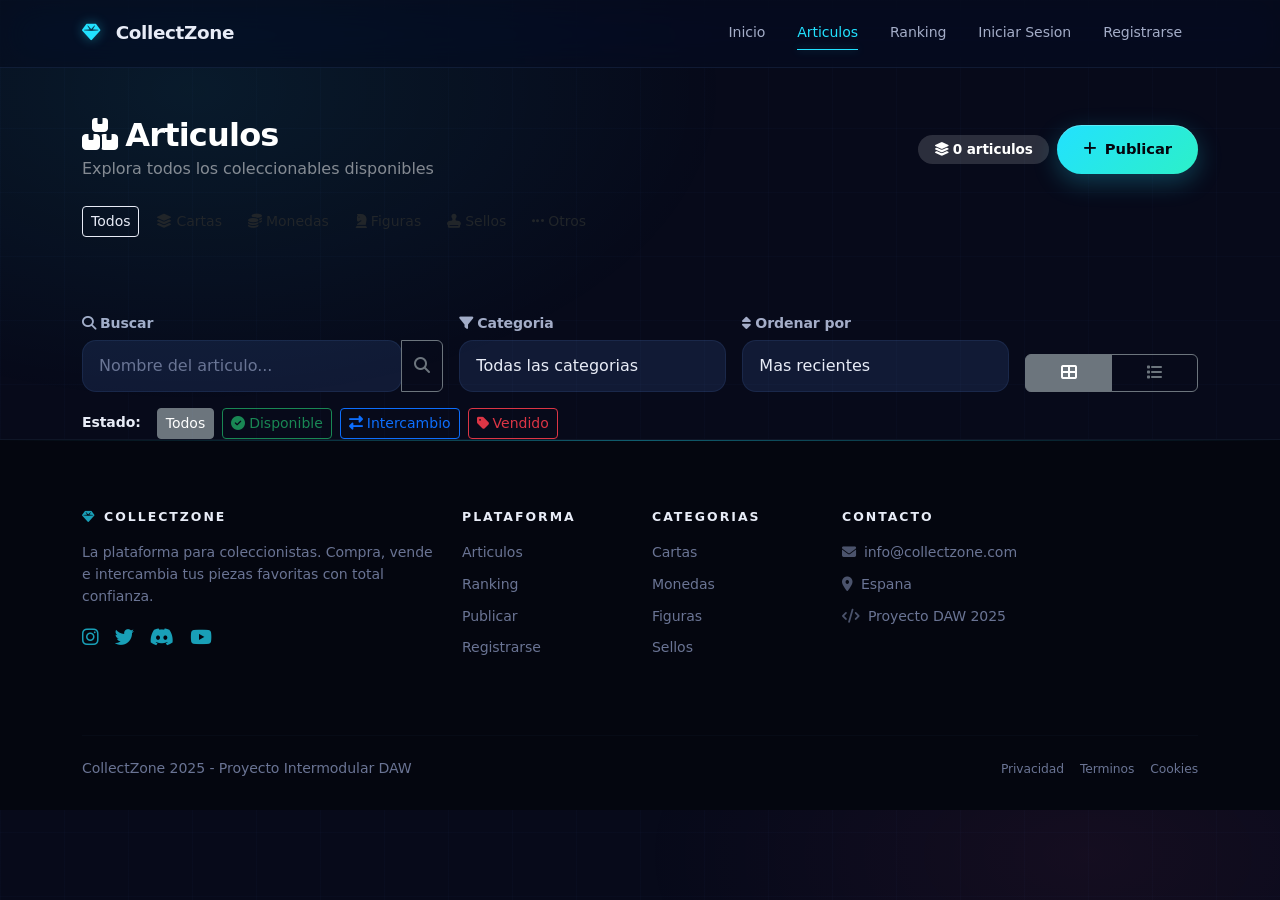
<file: collectzone-frontend/articulos.html>
﻿<!DOCTYPE html>
<html lang="es">
<head>
    <meta charset="UTF-8">
    <meta name="viewport" content="width=device-width, initial-scale=1.0">
    <title>Articulos - CollectZone</title>
    <link href="https://cdn.jsdelivr.net/npm/bootstrap@5.3.0/dist/css/bootstrap.min.css" rel="stylesheet">
    <link rel="stylesheet" href="https://cdnjs.cloudflare.com/ajax/libs/font-awesome/6.4.0/css/all.min.css">
    <link rel="stylesheet" href="css/styles.css">
</head>
<body>

    <!-- NAVBAR -->
    <nav class="navbar navbar-expand-lg navbar-custom">
        <div class="container">
            <a class="navbar-brand" href="index.html"><i class="fas fa-gem me-2"></i>CollectZone</a>
            <button class="navbar-toggler" type="button" data-bs-toggle="collapse" data-bs-target="#navbarNav" style="border-color: rgba(255,255,255,0.3);">
                <span class="navbar-toggler-icon" style="filter: invert(1);"></span>
            </button>
            <div class="collapse navbar-collapse" id="navbarNav">
                <ul class="navbar-nav ms-auto align-items-center">
                    <li class="nav-item"><a class="nav-link" href="index.html">Inicio</a></li>
                    <li class="nav-item"><a class="nav-link active" href="articulos.html">Articulos</a></li>
                    <li class="nav-item"><a class="nav-link" href="ranking.html">Ranking</a></li>
                    <li class="nav-item" id="publicarBtn" style="display:none;"><a class="nav-link" href="crear-articulo.html">Publicar</a></li>
                    <li class="nav-item" id="misArticulosBtn" style="display:none;"><a class="nav-link" href="mis-articulos.html">Mis Articulos</a></li>
                    <li class="nav-item" id="favoritosBtn" style="display:none;"><a class="nav-link" href="favoritos.html"><i class="fas fa-heart me-1"></i></a></li>
                    <li class="nav-item" id="carritoBtn" style="display:none;">
                        <a class="nav-link" href="carrito.html" style="position:relative;">
                            <i class="fas fa-shopping-cart me-1"></i>
                            <span id="carritoCount" class="badge rounded-pill" style="background:var(--accent); color:white; font-size:0.6rem; position:absolute; top:0; right:-8px; display:none;">0</span>
                        </a>
                    </li>
                    <li class="nav-item" id="intercambiosBtn" style="display:none;"><a class="nav-link" href="intercambios.html"><i class="fas fa-exchange-alt me-1"></i></a></li>
                    <li class="nav-item" id="adminBtn" style="display:none;"><a class="nav-link" href="admin.html"><i class="fas fa-shield-halved me-1"></i>Admin</a></li>
                    <li class="nav-item" id="loginBtn"><a class="nav-link" href="login.html">Iniciar Sesion</a></li>
                    <li class="nav-item" id="registerBtn"><a class="nav-link" href="registro.html">Registrarse</a></li>
                    <li class="nav-item" id="userInfo" style="display:none;">
                        <span class="nav-link" style="color: var(--accent);"><i class="fas fa-user-circle me-1"></i><span id="userName"></span></span>
                    </li>
                    <li class="nav-item" id="logoutBtn" style="display:none;">
                        <a class="nav-link" href="#" onclick="cerrarSesion()" style="color: rgba(255,255,255,0.6);"><i class="fas fa-sign-out-alt me-1"></i>Salir</a>
                    </li>
                </ul>
            </div>
        </div>
    </nav>

    <!-- HEADER DE PAGINA -->
    <section style="background: linear-gradient(135deg, var(--primary), var(--secondary)); padding: 50px 0; position:relative; overflow:hidden;">
        <div style="position:absolute; inset:0; background-image: var(--web-pattern); background-size: 60px 60px; opacity:0.3;"></div>
        <div class="container position-relative">
            <div class="d-flex justify-content-between align-items-center flex-wrap gap-3">
                <div>
                    <h2 class="fw-bold text-white mb-1"><i class="fas fa-boxes-stacked me-2" style="color:var(--accent);"></i>Articulos</h2>
                    <p class="text-white-50 mb-0">Explora todos los coleccionables disponibles</p>
                </div>
                <div class="d-flex gap-2 align-items-center">
                    <span class="badge rounded-pill px-3 py-2" style="background: rgba(255,255,255,0.15); color: white; font-size: 0.85rem;">
                        <i class="fas fa-layer-group me-1"></i><span id="totalResultados">0</span> articulos
                    </span>
                    <a href="crear-articulo.html" class="btn-accent"><i class="fas fa-plus me-2"></i>Publicar</a>
                </div>
            </div>

            <!-- CATEGORIAS RAPIDAS -->
            <div class="d-flex gap-2 mt-4 flex-wrap">
                <button onclick="filtroRapido('TODOS')" class="btn btn-sm filtro-rapido active" id="filtro-TODOS">Todos</button>
                <button onclick="filtroRapido('CARTAS')" class="btn btn-sm filtro-rapido" id="filtro-CARTAS"><i class="fas fa-layer-group me-1"></i>Cartas</button>
                <button onclick="filtroRapido('MONEDAS')" class="btn btn-sm filtro-rapido" id="filtro-MONEDAS"><i class="fas fa-coins me-1"></i>Monedas</button>
                <button onclick="filtroRapido('FIGURAS')" class="btn btn-sm filtro-rapido" id="filtro-FIGURAS"><i class="fas fa-chess-knight me-1"></i>Figuras</button>
                <button onclick="filtroRapido('SELLOS')" class="btn btn-sm filtro-rapido" id="filtro-SELLOS"><i class="fas fa-stamp me-1"></i>Sellos</button>
                <button onclick="filtroRapido('OTROS')" class="btn btn-sm filtro-rapido" id="filtro-OTROS"><i class="fas fa-ellipsis me-1"></i>Otros</button>
            </div>
        </div>
    </section>

    <div class="container mt-4">
        <!-- FILTROS AVANZADOS -->
        <div class="filtros-section">
            <div class="row g-3 align-items-end">
                <div class="col-md-4">
                    <label class="form-label fw-semibold"><i class="fas fa-search me-1" style="color:var(--accent);"></i>Buscar</label>
                    <div class="input-group">
                        <input type="text" id="buscarInput" class="form-control" placeholder="Nombre del articulo..." oninput="aplicarFiltros()">
                        <button onclick="aplicarFiltros()" class="btn btn-outline-secondary"><i class="fas fa-search"></i></button>
                    </div>
                </div>
                <div class="col-md-3">
                    <label class="form-label fw-semibold"><i class="fas fa-filter me-1" style="color:var(--blue);"></i>Categoria</label>
                    <select id="filtroCategoria" class="form-select" onchange="filtrarPorCategoria()">
                        <option value="TODOS">Todas las categorias</option>
                        <option value="CARTAS">Cartas</option>
                        <option value="MONEDAS">Monedas</option>
                        <option value="FIGURAS">Figuras</option>
                        <option value="SELLOS">Sellos</option>
                        <option value="OTROS">Otros</option>
                    </select>
                </div>
                <div class="col-md-3">
                    <label class="form-label fw-semibold"><i class="fas fa-sort me-1" style="color:var(--gold);"></i>Ordenar por</label>
                    <select id="ordenar" class="form-select" onchange="aplicarFiltros()">
                        <option value="recientes">Mas recientes</option>
                        <option value="precio-asc">Precio: menor a mayor</option>
                        <option value="precio-desc">Precio: mayor a menor</option>
                        <option value="nombre">Nombre A-Z</option>
                    </select>
                </div>
                <div class="col-md-2">
                    <div class="btn-group w-100">
                        <button onclick="cambiarVista('tarjetas')" class="btn btn-outline-secondary active" id="btnTarjetas" title="Vista tarjetas"><i class="fas fa-th-large"></i></button>
                        <button onclick="cambiarVista('tabla')" class="btn btn-outline-secondary" id="btnTabla" title="Vista tabla"><i class="fas fa-list"></i></button>
                    </div>
                </div>
            </div>

            <!-- FILTROS DE ESTADO -->
            <div class="d-flex gap-2 mt-3 flex-wrap">
                <span class="fw-semibold small me-2" style="color:var(--gray); line-height:2;">Estado:</span>
                <button onclick="filtrarPorEstado('TODOS')" class="btn btn-sm btn-outline-secondary estado-filtro active" id="estado-TODOS">Todos</button>
                <button onclick="filtrarPorEstado('DISPONIBLE')" class="btn btn-sm btn-outline-success estado-filtro" id="estado-DISPONIBLE"><i class="fas fa-check-circle me-1"></i>Disponible</button>
                <button onclick="filtrarPorEstado('INTERCAMBIO')" class="btn btn-sm btn-outline-primary estado-filtro" id="estado-INTERCAMBIO"><i class="fas fa-exchange-alt me-1"></i>Intercambio</button>
                <button onclick="filtrarPorEstado('VENDIDO')" class="btn btn-sm btn-outline-danger estado-filtro" id="estado-VENDIDO"><i class="fas fa-tag me-1"></i>Vendido</button>
            </div>
        </div>

        <!-- VISTA TARJETAS -->
        <div id="vistaTarjetas">
            <div class="row" id="articulosContainer"></div>
        </div>

        <!-- VISTA TABLA -->
        <div id="vistaTabla" style="display: none;">
            <div class="tabla-custom">
                <table class="table table-hover mb-0">
                    <thead>
                        <tr><th>Nombre</th><th>Categoria</th><th>Precio</th><th>Estado</th><th>Vendedor</th><th>Acciones</th></tr>
                    </thead>
                    <tbody id="tablaArticulos"></tbody>
                </table>
            </div>
        </div>
    </div>

    <!-- FOOTER -->
    <footer class="footer">
        <div class="container">
            <div class="row">
                <div class="col-lg-4 mb-4">
                    <h5><i class="fas fa-gem me-2"></i>CollectZone</h5>
                    <p>La plataforma para coleccionistas. Compra, vende e intercambia tus piezas favoritas con total confianza.</p>
                    <div class="d-flex gap-3 mt-3">
                        <a href="#" style="color:var(--accent); font-size:1.2rem;"><i class="fab fa-instagram"></i></a>
                        <a href="#" style="color:var(--accent); font-size:1.2rem;"><i class="fab fa-twitter"></i></a>
                        <a href="#" style="color:var(--accent); font-size:1.2rem;"><i class="fab fa-discord"></i></a>
                        <a href="#" style="color:var(--accent); font-size:1.2rem;"><i class="fab fa-youtube"></i></a>
                    </div>
                </div>
                <div class="col-6 col-lg-2 mb-4">
                    <h5>Plataforma</h5>
                    <ul class="list-unstyled">
                        <li><a href="articulos.html">Articulos</a></li>
                        <li><a href="ranking.html">Ranking</a></li>
                        <li><a href="crear-articulo.html">Publicar</a></li>
                        <li><a href="registro.html">Registrarse</a></li>
                    </ul>
                </div>
                <div class="col-6 col-lg-2 mb-4">
                    <h5>Categorias</h5>
                    <ul class="list-unstyled">
                        <li><a href="articulos.html?categoria=CARTAS">Cartas</a></li>
                        <li><a href="articulos.html?categoria=MONEDAS">Monedas</a></li>
                        <li><a href="articulos.html?categoria=FIGURAS">Figuras</a></li>
                        <li><a href="articulos.html?categoria=SELLOS">Sellos</a></li>
                    </ul>
                </div>
                <div class="col-lg-4 mb-4">
                    <h5>Contacto</h5>
                    <ul class="list-unstyled">
                        <li><i class="fas fa-envelope me-2" style="color:var(--accent);"></i>info@collectzone.com</li>
                        <li class="mt-2"><i class="fas fa-map-marker-alt me-2" style="color:var(--accent);"></i>Espana</li>
                        <li class="mt-2"><i class="fas fa-code me-2" style="color:var(--accent);"></i>Proyecto DAW 2025</li>
                    </ul>
                </div>
            </div>
            <hr>
            <div class="d-flex justify-content-between align-items-center flex-wrap">
                <p class="mb-0">CollectZone 2025 - Proyecto Intermodular DAW</p>
                <div class="d-flex gap-3">
                    <a href="#" class="small">Privacidad</a>
                    <a href="#" class="small">Terminos</a>
                    <a href="#" class="small">Cookies</a>
                </div>
            </div>
        </div>
    </footer>

    <script src="https://cdn.jsdelivr.net/npm/bootstrap@5.3.0/dist/js/bootstrap.bundle.min.js"></script>
    <script src="js/api.js"></script>
    <script src="js/app.js"></script>
    <script>
        let filtroEstadoActual = "TODOS";

        document.addEventListener("DOMContentLoaded", () => {
            // Categoria desde URL (ej: articulos.html?categoria=CARTAS)
            const params = new URLSearchParams(window.location.search);
            const cat = params.get("categoria");
            if (cat) {
                document.getElementById("filtroCategoria").value = cat;
                document.querySelectorAll('.filtro-rapido').forEach(btn => btn.classList.remove('active'));
                const btn = document.getElementById('filtro-' + cat);
                if (btn) btn.classList.add('active');
            }
            aplicarFiltros();
        });

        function filtroRapido(categoria) {
            document.querySelectorAll('.filtro-rapido').forEach(btn => btn.classList.remove('active'));
            document.getElementById('filtro-' + categoria).classList.add('active');
            document.getElementById("filtroCategoria").value = categoria;
            aplicarFiltros();
        }

        function filtrarPorEstado(estado) {
            filtroEstadoActual = estado;
            document.querySelectorAll('.estado-filtro').forEach(btn => btn.classList.remove('active'));
            document.getElementById('estado-' + estado).classList.add('active');
            aplicarFiltros();
        }

        function cambiarVista(tipo) {
            if (tipo === "tarjetas") {
                document.getElementById("vistaTarjetas").style.display = "block";
                document.getElementById("vistaTabla").style.display = "none";
                document.getElementById("btnTarjetas").classList.add("active");
                document.getElementById("btnTabla").classList.remove("active");
            } else {
                document.getElementById("vistaTarjetas").style.display = "none";
                document.getElementById("vistaTabla").style.display = "block";
                document.getElementById("btnTabla").classList.add("active");
                document.getElementById("btnTarjetas").classList.remove("active");
            }
            aplicarFiltros();
        }

        // Funcion central: combina busqueda + categoria + estado + orden
        async function aplicarFiltros() {
            try {
                let articulos = await ArticuloAPI.obtenerTodos();

                // Busqueda por texto
                const q = document.getElementById("buscarInput").value.trim().toLowerCase();
                if (q) articulos = articulos.filter(a => a.nombre.toLowerCase().includes(q));

                // Categoria
                const categoria = document.getElementById("filtroCategoria").value;
                if (categoria !== "TODOS") articulos = articulos.filter(a => a.categoria === categoria);

                // Estado
                if (filtroEstadoActual !== "TODOS") articulos = articulos.filter(a => a.estado === filtroEstadoActual);

                // Orden
                const orden = document.getElementById("ordenar").value;
                switch (orden) {
                    case "precio-asc": articulos.sort((a, b) => a.precio - b.precio); break;
                    case "precio-desc": articulos.sort((a, b) => b.precio - a.precio); break;
                    case "nombre": articulos.sort((a, b) => a.nombre.localeCompare(b.nombre)); break;
                    default: articulos.reverse();
                }

                document.getElementById("totalResultados").textContent = articulos.length;
                mostrarArticulos(articulos);  // funcion unificada de app.js
            } catch (e) { console.error(e); }
        }

        // Wrappers para compatibilidad con nombres antiguos
        function buscarArticulos() { aplicarFiltros(); }
        function ordenarArticulos() { aplicarFiltros(); }
        function filtrarPorCategoria() {
            const cat = document.getElementById("filtroCategoria").value;
            document.querySelectorAll('.filtro-rapido').forEach(btn => btn.classList.remove('active'));
            const btn = document.getElementById('filtro-' + cat);
            if (btn) btn.classList.add('active');
            aplicarFiltros();
        }
    </script>
</body>
</file>
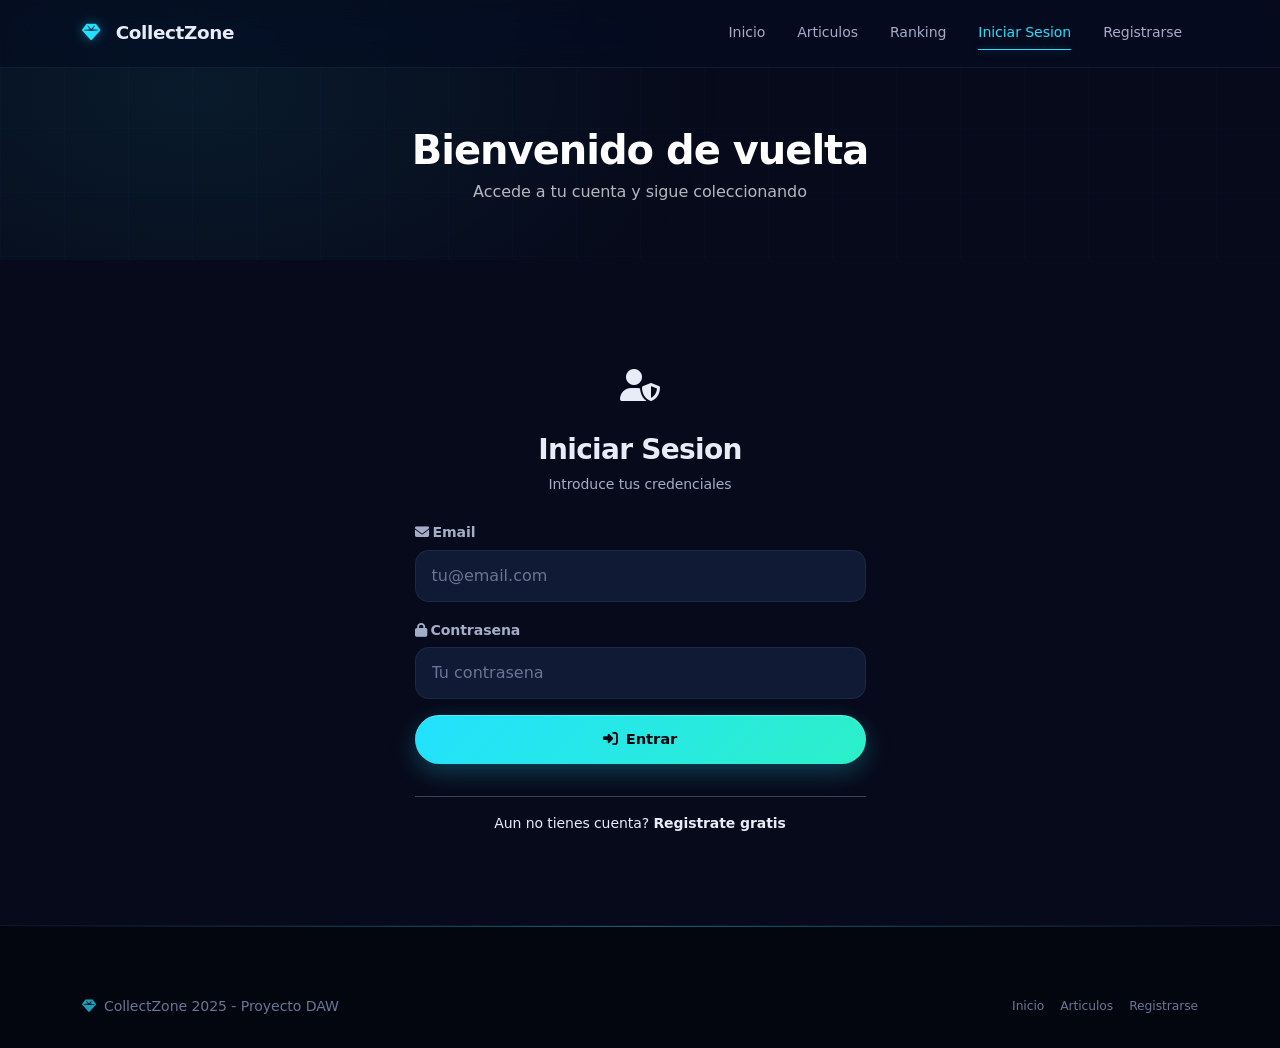
<file: collectzone-frontend/carrito.html>
<!DOCTYPE html>
<html lang="es">
<head>
    <meta charset="UTF-8">
    <meta name="viewport" content="width=device-width, initial-scale=1.0">
    <title>Carrito - CollectZone</title>
    <link href="https://cdn.jsdelivr.net/npm/bootstrap@5.3.0/dist/css/bootstrap.min.css" rel="stylesheet">
    <link rel="stylesheet" href="https://cdnjs.cloudflare.com/ajax/libs/font-awesome/6.4.0/css/all.min.css">
    <link rel="stylesheet" href="css/styles.css">
</head>
<body>

    <!-- NAVBAR -->
    <nav class="navbar navbar-expand-lg navbar-custom">
        <div class="container">
            <a class="navbar-brand" href="index.html"><i class="fas fa-gem me-2"></i>CollectZone</a>
            <button class="navbar-toggler" type="button" data-bs-toggle="collapse" data-bs-target="#navbarNav" style="border-color: rgba(255,255,255,0.3);">
                <span class="navbar-toggler-icon" style="filter: invert(1);"></span>
            </button>
            <div class="collapse navbar-collapse" id="navbarNav">
                <ul class="navbar-nav ms-auto align-items-center">
                    <li class="nav-item"><a class="nav-link" href="index.html">Inicio</a></li>
                    <li class="nav-item"><a class="nav-link" href="articulos.html">Articulos</a></li>
                    <li class="nav-item"><a class="nav-link" href="ranking.html">Ranking</a></li>
                    <li class="nav-item" id="publicarBtn" style="display:none;"><a class="nav-link" href="crear-articulo.html">Publicar</a></li>
                    <li class="nav-item" id="misArticulosBtn" style="display:none;"><a class="nav-link" href="mis-articulos.html">Mis Articulos</a></li>
                    <li class="nav-item" id="favoritosBtn" style="display:none;"><a class="nav-link" href="favoritos.html"><i class="fas fa-heart me-1"></i></a></li>
                    <li class="nav-item" id="carritoBtn" style="display:none;">
                        <a class="nav-link active" href="carrito.html" style="position:relative;">
                            <i class="fas fa-shopping-cart me-1"></i>
                            <span id="carritoCount" class="badge rounded-pill" style="background:var(--accent); color:white; font-size:0.6rem; position:absolute; top:0; right:-8px; display:none;">0</span>
                        </a>
                    </li>
                    <li class="nav-item" id="intercambiosBtn" style="display:none;"><a class="nav-link" href="intercambios.html"><i class="fas fa-exchange-alt me-1"></i></a></li>
                    <li class="nav-item" id="adminBtn" style="display:none;"><a class="nav-link" href="admin.html"><i class="fas fa-shield-halved me-1"></i>Admin</a></li>
                    <li class="nav-item" id="loginBtn"><a class="nav-link" href="login.html">Iniciar Sesion</a></li>
                    <li class="nav-item" id="registerBtn"><a class="nav-link" href="registro.html">Registrarse</a></li>
                    <li class="nav-item" id="userInfo" style="display:none;">
                        <span class="nav-link" style="color: var(--accent);"><i class="fas fa-user-circle me-1"></i><span id="userName"></span></span>
                    </li>
                    <li class="nav-item" id="logoutBtn" style="display:none;">
                        <a class="nav-link" href="#" onclick="cerrarSesion()" style="color: rgba(255,255,255,0.6);"><i class="fas fa-sign-out-alt me-1"></i>Salir</a>
                    </li>
                </ul>
            </div>
        </div>
    </nav>

    <!-- HERO -->
    <section style="background: linear-gradient(135deg, var(--primary), var(--secondary)); padding: 50px 0; position:relative; overflow:hidden;">
        <div style="position:absolute; inset:0; background-image: var(--web-pattern); background-size: 60px 60px; opacity:0.3;"></div>
        <div class="container position-relative">
            <div class="hero-line"></div>
            <h1 style="color:white; font-weight:900;"><i class="fas fa-shopping-cart me-2" style="color:var(--accent);"></i>Tu <span style="color:var(--accent);">Carrito</span></h1>
            <p style="color:rgba(255,255,255,0.7); margin:0;">Revisa y finaliza tu compra</p>
        </div>
    </section>

    <!-- CONTENIDO -->
    <div class="container my-4">
        <div class="row g-4">
            <div class="col-lg-8">
                <div id="carritoItems"></div>
            </div>
            <div class="col-lg-4">
                <div id="resumenCompra" class="auth-card" style="position:sticky; top:20px;">
                    <h5 class="fw-bold mb-3"><i class="fas fa-receipt me-2" style="color:var(--accent);"></i>Resumen</h5>
                    <div class="d-flex justify-content-between mb-2">
                        <span>Articulos:</span>
                        <strong id="totalItems">0</strong>
                    </div>
                    <div class="d-flex justify-content-between mb-2">
                        <span>Subtotal:</span>
                        <strong id="subtotal">0.00 EUR</strong>
                    </div>
                    <div class="d-flex justify-content-between mb-2">
                        <span>Envio:</span>
                        <strong style="color:var(--success);">Gratis</strong>
                    </div>
                    <hr>
                    <div class="d-flex justify-content-between mb-3">
                        <span class="fw-bold">Total:</span>
                        <strong style="color:var(--accent); font-size:1.5rem;" id="total">0.00 EUR</strong>
                    </div>
                    <button onclick="finalizarCompra()" class="btn-accent w-100" id="btnCheckout"><i class="fas fa-check-circle me-2"></i>Finalizar compra</button>
                    <a href="articulos.html" class="btn-outline-spider w-100 mt-2 text-center d-block text-decoration-none"><i class="fas fa-arrow-left me-1"></i>Seguir comprando</a>
                </div>

                <!-- HISTORIAL -->
                <div class="mt-4">
                    <h6 class="fw-bold mb-3"><i class="fas fa-clock-rotate-left me-2" style="color:var(--accent);"></i>Compras anteriores</h6>
                    <div id="historialContainer"></div>
                </div>
            </div>
        </div>
    </div>

    <!-- FOOTER -->
    <footer class="footer">
        <div class="container">
            <div class="d-flex justify-content-between align-items-center flex-wrap">
                <p class="mb-0"><i class="fas fa-gem me-2"></i>CollectZone 2025 - Proyecto DAW</p>
                <div class="d-flex gap-3">
                    <a href="index.html" class="small">Inicio</a>
                    <a href="articulos.html" class="small">Articulos</a>
                </div>
            </div>
        </div>
    </footer>

    <script src="https://cdn.jsdelivr.net/npm/bootstrap@5.3.0/dist/js/bootstrap.bundle.min.js"></script>
    <script src="js/api.js"></script>
    <script src="js/app.js"></script>
    <script>
        document.addEventListener("DOMContentLoaded", async () => {
            const usuario = getUsuarioActual();
            if (!usuario) { window.location.href = "login.html"; return; }
            await cargarCarrito();
            await cargarHistorial();
        });

        async function cargarCarrito() {
            const usuario = getUsuarioActual();
            try {
                const items = await CarritoAPI.obtener(usuario.id);
                const cont = document.getElementById("carritoItems");

                if (!items || items.length === 0) {
                    cont.innerHTML = `
                        <div class="text-center py-5 auth-card">
                            <i class="fas fa-shopping-cart" style="font-size:4rem; color:var(--gray); opacity:0.3;"></i>
                            <h4 class="mt-3 text-muted">Tu carrito esta vacio</h4>
                            <p class="text-muted">Explora articulos y anade tus favoritos</p>
                            <a href="articulos.html" class="btn-accent"><i class="fas fa-search me-2"></i>Explorar</a>
                        </div>`;
                    document.getElementById("btnCheckout").disabled = true;
                    document.getElementById("btnCheckout").style.opacity = "0.5";
                    return;
                }

                let subtotal = 0;
                cont.innerHTML = items.map(item => {
                    const a = item.articulo || item;
                    subtotal += parseFloat(a.precio || 0);
                    return `
                        <div class="auth-card mb-3 fade-in">
                            <div class="row g-3 align-items-center">
                                <div class="col-md-3">
                                    <img src="${a.imagenUrl || 'https://placehold.co/150'}" class="img-fluid" style="border-radius:10px;" alt="${a.nombre}">
                                </div>
                                <div class="col-md-6">
                                    <span class="badge-categoria mb-2 d-inline-block">${a.categoria}</span>
                                    <h5 class="mb-1">${a.nombre}</h5>
                                    <small class="text-muted">Vendedor: ${a.usuario?.nombre || 'Desconocido'}</small>
                                </div>
                                <div class="col-md-3 text-end">
                                    <div style="color:var(--accent); font-weight:900; font-size:1.5rem;">${a.precio} EUR</div>
                                    <button onclick="quitarDelCarrito(${a.id})" class="btn btn-sm btn-outline-danger mt-2"><i class="fas fa-trash me-1"></i>Quitar</button>
                                </div>
                            </div>
                        </div>`;
                }).join("");

                document.getElementById("totalItems").textContent = items.length;
                document.getElementById("subtotal").textContent = subtotal.toFixed(2) + " EUR";
                document.getElementById("total").textContent = subtotal.toFixed(2) + " EUR";
            } catch(e) { console.error(e); }
        }

        async function cargarHistorial() {
            const usuario = getUsuarioActual();
            try {
                const historial = await CarritoAPI.historial(usuario.id);
                const cont = document.getElementById("historialContainer");
                if (!historial || historial.length === 0) {
                    cont.innerHTML = '<p class="text-muted small">Aun no tienes compras.</p>';
                    return;
                }
                cont.innerHTML = historial.slice(-5).reverse().map(c => {
                    const a = c.articulo || {};
                    const fecha = c.fechaCompra ? new Date(c.fechaCompra).toLocaleDateString('es-ES') : '-';
                    return `
                        <div class="d-flex gap-2 align-items-center mb-2 p-2" style="background:var(--light); border-radius:8px;">
                            <img src="${a.imagenUrl || 'https://placehold.co/50'}" style="width:45px; height:45px; border-radius:6px; object-fit:cover;">
                            <div class="flex-grow-1">
                                <small class="fw-bold d-block">${a.nombre || 'Articulo'}</small>
                                <small class="text-muted">${fecha} - ${c.precioCompra || a.precio} EUR</small>
                            </div>
                        </div>`;
                }).join("");
            } catch(e) { console.error(e); }
        }

        async function quitarDelCarrito(articuloId) {
            const usuario = getUsuarioActual();
            try {
                await CarritoAPI.eliminar(usuario.id, articuloId);
                await cargarCarrito();
                await actualizarContadorCarrito();
            } catch(e) { alert("Error al quitar"); }
        }

        async function finalizarCompra() {
            const usuario = getUsuarioActual();
            if (!confirm("Finalizar compra? Los articulos se marcaran como vendidos.")) return;
            try {
                await CarritoAPI.checkout(usuario.id);
                alert("Compra realizada con exito!");
                await cargarCarrito();
                await cargarHistorial();
                await actualizarContadorCarrito();
            } catch(e) {
                alert("Error al procesar la compra: " + (e.message || ""));
            }
        }
    </script>
</body>
</html>
</file>
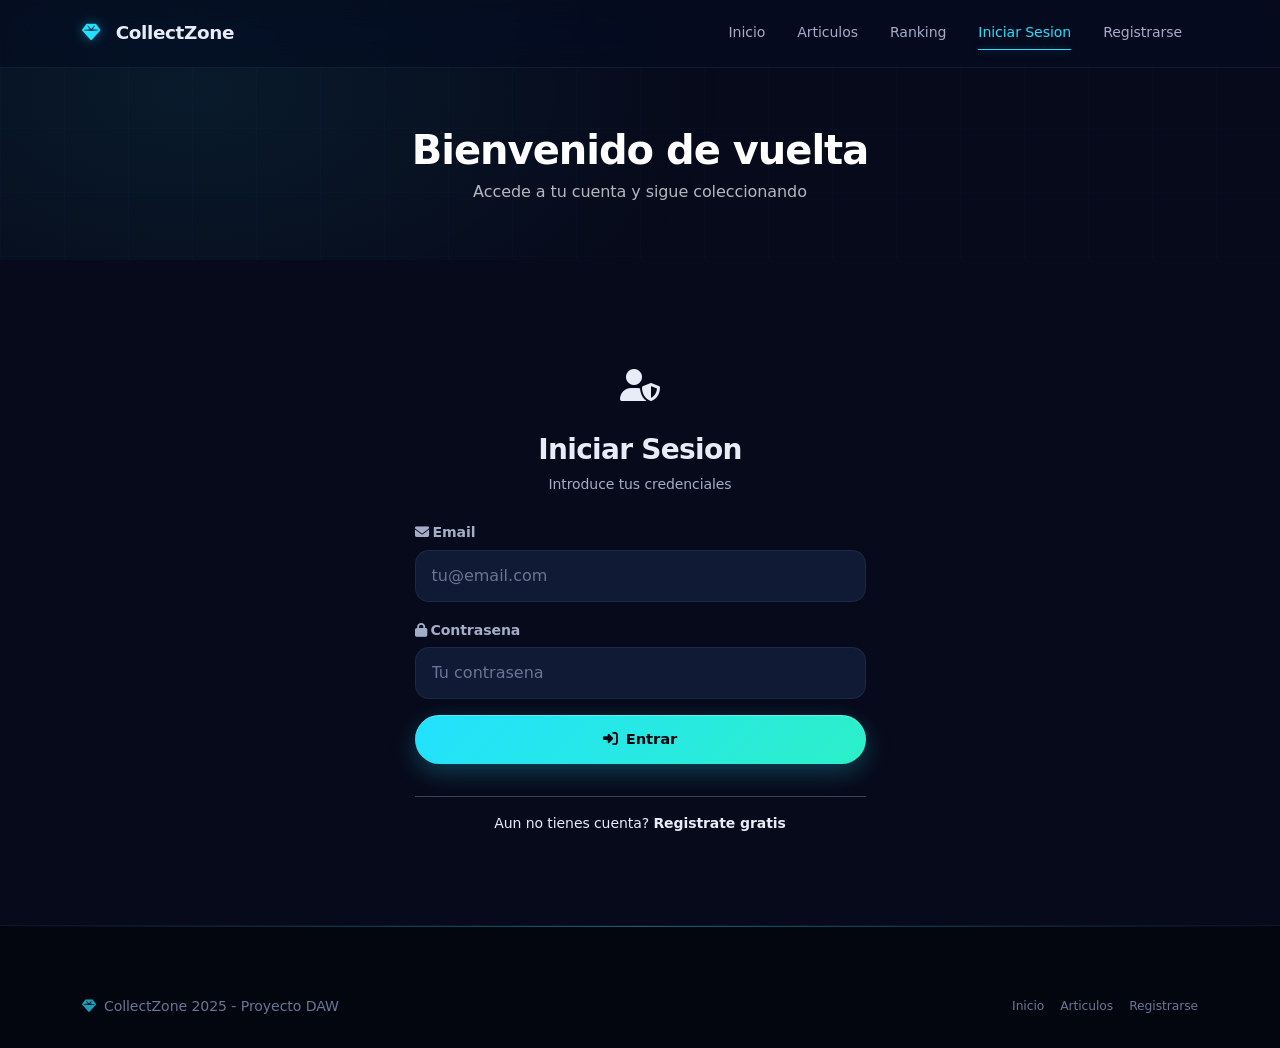
<file: collectzone-frontend/crear-articulo.html>
﻿<!DOCTYPE html>
<html lang="es">
<head>
    <meta charset="UTF-8">
    <meta name="viewport" content="width=device-width, initial-scale=1.0">
    <title>Publicar Articulo - CollectZone</title>
    <link href="https://cdn.jsdelivr.net/npm/bootstrap@5.3.0/dist/css/bootstrap.min.css" rel="stylesheet">
    <link rel="stylesheet" href="https://cdnjs.cloudflare.com/ajax/libs/font-awesome/6.4.0/css/all.min.css">
    <link rel="stylesheet" href="css/styles.css">
</head>
<body>

    <!-- NAVBAR -->
    <nav class="navbar navbar-expand-lg navbar-custom">
        <div class="container">
            <a class="navbar-brand" href="index.html"><i class="fas fa-gem me-2"></i>CollectZone</a>
            <button class="navbar-toggler" type="button" data-bs-toggle="collapse" data-bs-target="#navbarNav" style="border-color: rgba(255,255,255,0.3);">
                <span class="navbar-toggler-icon" style="filter: invert(1);"></span>
            </button>
            <div class="collapse navbar-collapse" id="navbarNav">
                <ul class="navbar-nav ms-auto align-items-center">
                    <li class="nav-item"><a class="nav-link" href="index.html">Inicio</a></li>
                    <li class="nav-item"><a class="nav-link" href="articulos.html">Articulos</a></li>
                    <li class="nav-item"><a class="nav-link" href="ranking.html">Ranking</a></li>
                    <li class="nav-item" id="publicarBtn"><a class="nav-link active" href="crear-articulo.html">Publicar</a></li>
                    <li class="nav-item" id="misArticulosBtn" style="display:none;"><a class="nav-link" href="mis-articulos.html">Mis Articulos</a></li>
                    <li class="nav-item" id="favoritosBtn" style="display:none;"><a class="nav-link" href="favoritos.html"><i class="fas fa-heart me-1"></i></a></li>
                    <li class="nav-item" id="carritoBtn" style="display:none;">
                        <a class="nav-link" href="carrito.html" style="position:relative;">
                            <i class="fas fa-shopping-cart me-1"></i>
                            <span id="carritoCount" class="badge rounded-pill" style="background:var(--accent); color:white; font-size:0.6rem; position:absolute; top:0; right:-8px; display:none;">0</span>
                        </a>
                    </li>
                    <li class="nav-item" id="intercambiosBtn" style="display:none;"><a class="nav-link" href="intercambios.html"><i class="fas fa-exchange-alt me-1"></i></a></li>
                    <li class="nav-item" id="adminBtn" style="display:none;"><a class="nav-link" href="admin.html"><i class="fas fa-shield-halved me-1"></i>Admin</a></li>
                    <li class="nav-item" id="loginBtn"><a class="nav-link" href="login.html">Iniciar Sesion</a></li>
                    <li class="nav-item" id="registerBtn"><a class="nav-link" href="registro.html">Registrarse</a></li>
                    <li class="nav-item" id="userInfo" style="display:none;">
                        <span class="nav-link" style="color: var(--accent);"><i class="fas fa-user-circle me-1"></i><span id="userName"></span></span>
                    </li>
                    <li class="nav-item" id="logoutBtn" style="display:none;">
                        <a class="nav-link" href="#" onclick="cerrarSesion()" style="color: rgba(255,255,255,0.6);"><i class="fas fa-sign-out-alt me-1"></i>Salir</a>
                    </li>
                </ul>
            </div>
        </div>
    </nav>

    <!-- HERO -->
    <section style="background: linear-gradient(135deg, var(--primary), var(--secondary)); padding: 50px 0 90px; position:relative; overflow:hidden;">
        <div style="position:absolute; inset:0; background-image: var(--web-pattern); background-size: 60px 60px; opacity:0.3;"></div>
        <div class="container position-relative">
            <div class="hero-line"></div>
            <h1 style="color:white; font-size:2.3rem; font-weight:900;"><i class="fas fa-plus-circle me-2" style="color:var(--accent);"></i>Publicar <span style="color:var(--accent);">articulo</span></h1>
            <p style="color:rgba(255,255,255,0.7);">Comparte tu coleccionable con la comunidad</p>
        </div>
    </section>

    <!-- FORM -->
    <section class="py-5" style="margin-top:-60px; position:relative; z-index:2;">
        <div class="container">
            <div class="row justify-content-center">
                <div class="col-lg-8">
                    <div class="auth-card fade-in">
                        <form id="crearForm">
                            <div class="row g-3">
                                <div class="col-md-8">
                                    <label class="form-label fw-semibold"><i class="fas fa-tag me-1" style="color:var(--accent);"></i>Nombre del articulo *</label>
                                    <input type="text" id="nombre" class="form-control" placeholder="Ej: Carta Pokemon Charizard 1999" required>
                                </div>
                                <div class="col-md-4">
                                    <label class="form-label fw-semibold"><i class="fas fa-euro-sign me-1" style="color:var(--gold);"></i>Precio *</label>
                                    <input type="number" id="precio" class="form-control" step="0.01" min="0" placeholder="0.00" required>
                                </div>
                                <div class="col-md-6">
                                    <label class="form-label fw-semibold"><i class="fas fa-folder me-1" style="color:var(--blue);"></i>Categoria *</label>
                                    <select id="categoria" class="form-select" required>
                                        <option value="">Selecciona una categoria</option>
                                        <option value="CARTAS">Cartas</option>
                                        <option value="MONEDAS">Monedas</option>
                                        <option value="FIGURAS">Figuras</option>
                                        <option value="SELLOS">Sellos</option>
                                        <option value="OTROS">Otros</option>
                                    </select>
                                </div>
                                <div class="col-md-6">
                                    <label class="form-label fw-semibold"><i class="fas fa-circle-check me-1" style="color:var(--success);"></i>Estado *</label>
                                    <select id="estado" class="form-select" required>
                                        <option value="DISPONIBLE">Disponible para venta</option>
                                        <option value="INTERCAMBIO">Solo intercambio</option>
                                    </select>
                                </div>
                                <div class="col-12">
                                    <label class="form-label fw-semibold"><i class="fas fa-image me-1" style="color:var(--accent);"></i>URL de imagen</label>
                                    <input type="url" id="imagenUrl" class="form-control" placeholder="https://..." oninput="previsualizarImagen()">
                                    <small class="text-muted"><i class="fas fa-info-circle me-1"></i>Pega un enlace a una imagen. Si no tienes, se usara una generica.</small>
                                </div>
                                <div class="col-12" id="previewBox" style="display:none;">
                                    <label class="form-label fw-semibold">Previsualizacion:</label>
                                    <div class="text-center">
                                        <img id="imgPreview" src="" style="max-height:200px; border-radius:12px; box-shadow:0 4px 12px rgba(0,0,0,0.1);">
                                    </div>
                                </div>
                                <div class="col-12">
                                    <label class="form-label fw-semibold"><i class="fas fa-align-left me-1" style="color:var(--accent);"></i>Descripcion *</label>
                                    <textarea id="descripcion" class="form-control" rows="5" placeholder="Describe tu articulo: estado, antiguedad, particularidades..." required minlength="10"></textarea>
                                    <small class="text-muted">Minimo 10 caracteres</small>
                                </div>
                            </div>

                            <div id="errorMsg" class="alert alert-danger d-flex align-items-center mt-3" style="display:none !important;"><i class="fas fa-exclamation-circle me-2"></i><span></span></div>
                            <div id="okMsg" class="alert alert-success d-flex align-items-center mt-3" style="display:none !important;"><i class="fas fa-check-circle me-2"></i><span></span></div>

                            <div class="d-flex gap-2 mt-4">
                                <button type="submit" class="btn-accent flex-grow-1"><i class="fas fa-rocket me-2"></i>Publicar ahora</button>
                                <a href="articulos.html" class="btn-outline-spider"><i class="fas fa-xmark me-1"></i>Cancelar</a>
                            </div>
                        </form>
                    </div>

                    <!-- TIPS -->
                    <div class="row g-3 mt-2">
                        <div class="col-md-4">
                            <div class="feature-box" style="padding:20px;"><i class="fas fa-camera" style="font-size:1.5rem;"></i><h6 class="mt-2 mb-1">Buena foto</h6><small class="text-muted">Luz natural y fondo limpio</small></div>
                        </div>
                        <div class="col-md-4">
                            <div class="feature-box" style="padding:20px;"><i class="fas fa-pen" style="font-size:1.5rem;"></i><h6 class="mt-2 mb-1">Se detallado</h6><small class="text-muted">Cuanto mas info, mas confianza</small></div>
                        </div>
                        <div class="col-md-4">
                            <div class="feature-box" style="padding:20px;"><i class="fas fa-euro-sign" style="font-size:1.5rem;"></i><h6 class="mt-2 mb-1">Precio justo</h6><small class="text-muted">Investiga antes de publicar</small></div>
                        </div>
                    </div>
                </div>
            </div>
        </div>
    </section>

    <!-- FOOTER -->
    <footer class="footer">
        <div class="container">
            <div class="d-flex justify-content-between align-items-center flex-wrap">
                <p class="mb-0"><i class="fas fa-gem me-2"></i>CollectZone 2025 - Proyecto DAW</p>
                <div class="d-flex gap-3">
                    <a href="index.html" class="small">Inicio</a>
                    <a href="articulos.html" class="small">Articulos</a>
                    <a href="mis-articulos.html" class="small">Mis articulos</a>
                </div>
            </div>
        </div>
    </footer>

    <script src="https://cdn.jsdelivr.net/npm/bootstrap@5.3.0/dist/js/bootstrap.bundle.min.js"></script>
    <script src="js/api.js"></script>
    <script src="js/app.js"></script>
<script>
    document.addEventListener("DOMContentLoaded", () => {
        const usuario = getUsuarioActual();
        if (!usuario) {
            alert("Debes iniciar sesion para publicar");
            window.location.href = "login.html";
        }
    });

    function previsualizarImagen() {
        const url = document.getElementById("imagenUrl").value;
        const box = document.getElementById("previewBox");
        const img = document.getElementById("imgPreview");
        if (url && url.startsWith("http")) {
            img.src = url;
            box.style.display = "block";
            img.onerror = () => box.style.display = "none";
        } else {
            box.style.display = "none";
        }
    }

    document.getElementById("crearForm").addEventListener("submit", async (e) => {
        e.preventDefault();
        const usuario = getUsuarioActual();
        const errorBox = document.getElementById("errorMsg");
        const okBox = document.getElementById("okMsg");
        errorBox.style.display = "none";
        okBox.style.display = "none";

        const data = {
            nombre: document.getElementById("nombre").value.trim(),
            descripcion: document.getElementById("descripcion").value.trim(),
            precio: parseFloat(document.getElementById("precio").value),
            categoria: document.getElementById("categoria").value,
            estado: document.getElementById("estado").value,
            imagenUrl: document.getElementById("imagenUrl").value.trim() || "https://placehold.co/400x300?text=CollectZone",
            usuario: { id: usuario.id }   // el api.js lo usarÃ¡ para el query param
        };

        try {
            const res = await ArticuloAPI.crear(data);
            if (res && res.id) {
                okBox.querySelector("span").textContent = "Articulo publicado! Redirigiendo...";
                okBox.style.display = "flex";
                setTimeout(() => window.location.href = "mis-articulos.html", 1500);
            } else {
                errorBox.querySelector("span").textContent = "No se pudo publicar el articulo";
                errorBox.style.display = "flex";
            }
        } catch(err) {
            errorBox.querySelector("span").textContent = err.message || "Error al publicar el articulo";
            errorBox.style.display = "flex";
        }
    });
</script>
</body>
</html>
</file>
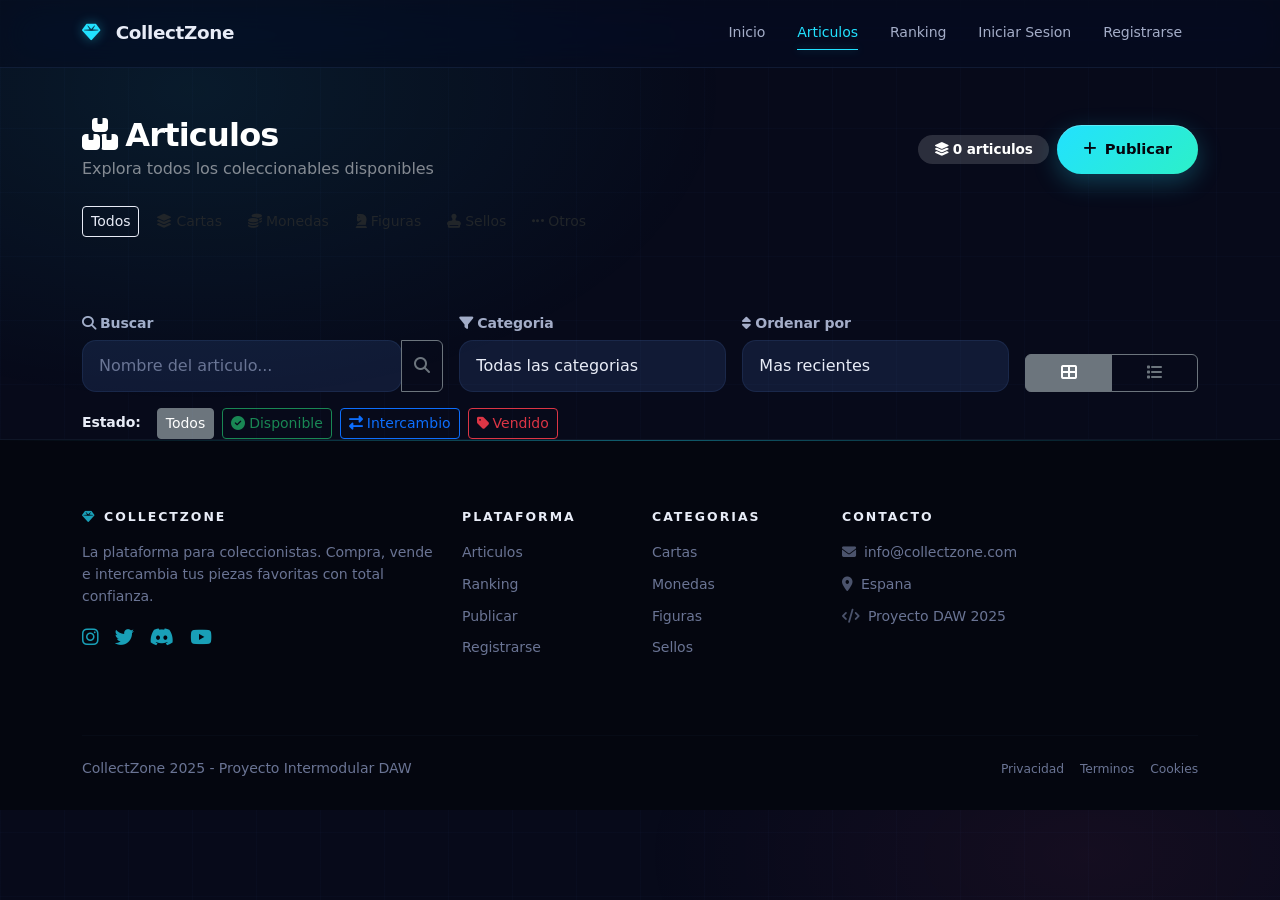
<file: collectzone-frontend/detalle-articulo.html>
﻿<!DOCTYPE html>
<html lang="es">
<head>
    <meta charset="UTF-8">
    <meta name="viewport" content="width=device-width, initial-scale=1.0">
    <title>Detalle Articulo - CollectZone</title>
    <link href="https://cdn.jsdelivr.net/npm/bootstrap@5.3.0/dist/css/bootstrap.min.css" rel="stylesheet">
    <link rel="stylesheet" href="https://cdnjs.cloudflare.com/ajax/libs/font-awesome/6.4.0/css/all.min.css">
    <link rel="stylesheet" href="css/styles.css">
</head>
<body>

    <!-- NAVBAR -->
    <nav class="navbar navbar-expand-lg navbar-custom">
        <div class="container">
            <a class="navbar-brand" href="index.html"><i class="fas fa-gem me-2"></i>CollectZone</a>
            <button class="navbar-toggler" type="button" data-bs-toggle="collapse" data-bs-target="#navbarNav" style="border-color: rgba(255,255,255,0.3);">
                <span class="navbar-toggler-icon" style="filter: invert(1);"></span>
            </button>
            <div class="collapse navbar-collapse" id="navbarNav">
                <ul class="navbar-nav ms-auto align-items-center">
                    <li class="nav-item"><a class="nav-link" href="index.html">Inicio</a></li>
                    <li class="nav-item"><a class="nav-link" href="articulos.html">Articulos</a></li>
                    <li class="nav-item"><a class="nav-link" href="ranking.html">Ranking</a></li>
                    <li class="nav-item" id="publicarBtn" style="display:none;"><a class="nav-link" href="crear-articulo.html">Publicar</a></li>
                    <li class="nav-item" id="misArticulosBtn" style="display:none;"><a class="nav-link" href="mis-articulos.html">Mis Articulos</a></li>
                    <li class="nav-item" id="favoritosBtn" style="display:none;"><a class="nav-link" href="favoritos.html"><i class="fas fa-heart me-1"></i></a></li>
                    <li class="nav-item" id="carritoBtn" style="display:none;">
                        <a class="nav-link" href="carrito.html" style="position:relative;">
                            <i class="fas fa-shopping-cart me-1"></i>
                            <span id="carritoCount" class="badge rounded-pill" style="background:var(--accent); color:white; font-size:0.6rem; position:absolute; top:0; right:-8px; display:none;">0</span>
                        </a>
                    </li>
                    <li class="nav-item" id="intercambiosBtn" style="display:none;"><a class="nav-link" href="intercambios.html"><i class="fas fa-exchange-alt me-1"></i></a></li>
                    <li class="nav-item" id="adminBtn" style="display:none;"><a class="nav-link" href="admin.html"><i class="fas fa-shield-halved me-1"></i>Admin</a></li>
                    <li class="nav-item" id="loginBtn"><a class="nav-link" href="login.html">Iniciar Sesion</a></li>
                    <li class="nav-item" id="registerBtn"><a class="nav-link" href="registro.html">Registrarse</a></li>
                    <li class="nav-item" id="userInfo" style="display:none;">
                        <span class="nav-link" style="color: var(--accent);"><i class="fas fa-user-circle me-1"></i><span id="userName"></span></span>
                    </li>
                    <li class="nav-item" id="logoutBtn" style="display:none;">
                        <a class="nav-link" href="#" onclick="cerrarSesion()" style="color: rgba(255,255,255,0.6);"><i class="fas fa-sign-out-alt me-1"></i>Salir</a>
                    </li>
                </ul>
            </div>
        </div>
    </nav>

    <div class="container my-5">
        <!-- BREADCRUMB -->
        <nav aria-label="breadcrumb" class="mb-4">
            <ol class="breadcrumb">
                <li class="breadcrumb-item"><a href="index.html" style="color:var(--accent); text-decoration:none;">Inicio</a></li>
                <li class="breadcrumb-item"><a href="articulos.html" style="color:var(--accent); text-decoration:none;">Articulos</a></li>
                <li class="breadcrumb-item active" id="bcNombre">...</li>
            </ol>
        </nav>

        <div id="detalleContainer" class="fade-in"></div>

        <!-- RELACIONADOS -->
        <section class="mt-5">
            <h3 class="section-title mb-4"><i class="fas fa-layer-group me-2" style="color:var(--accent);"></i>Articulos similares</h3>
            <div class="row" id="relacionadosContainer"></div>
        </section>
    </div>

    <!-- FOOTER -->
    <footer class="footer">
        <div class="container">
            <div class="d-flex justify-content-between align-items-center flex-wrap">
                <p class="mb-0"><i class="fas fa-gem me-2"></i>CollectZone 2025 - Proyecto DAW</p>
                <div class="d-flex gap-3">
                    <a href="index.html" class="small">Inicio</a>
                    <a href="articulos.html" class="small">Articulos</a>
                </div>
            </div>
        </div>
    </footer>

    <script src="https://cdn.jsdelivr.net/npm/bootstrap@5.3.0/dist/js/bootstrap.bundle.min.js"></script>
    <script src="js/api.js"></script>
    <script src="js/app.js"></script>
    <script>
        const id = new URLSearchParams(window.location.search).get("id");

        document.addEventListener("DOMContentLoaded", async () => {
            if (!id) { window.location.href = "articulos.html"; return; }
            try {
                const art = await ArticuloAPI.obtenerPorId(id);
                if (!art) throw new Error();
                renderDetalle(art);
                cargarRelacionados(art);
            } catch(e) {
                document.getElementById("detalleContainer").innerHTML = '<div class="alert alert-warning text-center">Articulo no encontrado</div>';
            }
        });

        function renderDetalle(a) {
            document.getElementById("bcNombre").textContent = a.nombre;
            const usuario = getUsuarioActual();
            const esPropietario = usuario && a.usuario && usuario.id === a.usuario.id;
            const esAdmin = usuario && usuario.rol === "ADMIN";
            const fecha = a.fechaPublicacion ? new Date(a.fechaPublicacion).toLocaleDateString('es-ES') : '-';

            const estadoBadge = {
                "DISPONIBLE": '<span class="badge bg-success"><i class="fas fa-check-circle me-1"></i>Disponible</span>',
                "INTERCAMBIO": '<span class="badge bg-primary"><i class="fas fa-exchange-alt me-1"></i>Intercambio</span>',
                "VENDIDO": '<span class="badge bg-danger"><i class="fas fa-tag me-1"></i>Vendido</span>'
            }[a.estado] || '';

            let acciones = '';
            if (usuario && !esPropietario && a.estado === "DISPONIBLE") {
                acciones += `<button onclick="agregarAlCarrito(${a.id})" class="btn-accent w-100 mb-2"><i class="fas fa-cart-plus me-2"></i>Anadir al carrito</button>`;
                acciones += `<button onclick="toggleFavorito(${a.id}, this)" class="btn btn-outline-danger w-100 mb-2" data-favorito-btn="${a.id}"><i class="far fa-heart me-2"></i>Agregar a favoritos</button>`;
            }
            if (usuario && !esPropietario && a.estado === "INTERCAMBIO") {
                acciones += `<button onclick="proponerIntercambio(${a.id})" class="btn-blue w-100 mb-2"><i class="fas fa-exchange-alt me-2"></i>Proponer intercambio</button>`;
                acciones += `<button onclick="toggleFavorito(${a.id}, this)" class="btn btn-outline-danger w-100 mb-2" data-favorito-btn="${a.id}"><i class="far fa-heart me-2"></i>Agregar a favoritos</button>`;
            }
            if (esPropietario || esAdmin) {
                acciones += `<a href="editar-articulo.html?id=${a.id}" class="btn-outline-spider w-100 mb-2 text-decoration-none d-block text-center"><i class="fas fa-pen me-2"></i>Editar</a>`;
            }
            if (!usuario) {
                acciones = '<div class="alert alert-info"><i class="fas fa-info-circle me-1"></i><a href="login.html">Inicia sesion</a> para comprar o intercambiar</div>';
            }

            document.getElementById("detalleContainer").innerHTML = `
                <div class="row g-4">
                    <div class="col-lg-6">
                        <div style="background:var(--white); border-radius:16px; padding:20px; box-shadow:0 4px 20px rgba(0,0,0,0.08);">
                            <img src="${a.imagenUrl || 'https://placehold.co/600x400?text=Sin+imagen'}" class="img-fluid" style="border-radius:12px; width:100%;" alt="${a.nombre}">
                        </div>
                    </div>
                    <div class="col-lg-6">
                        <div style="background:var(--white); border-radius:16px; padding:30px; box-shadow:0 4px 20px rgba(0,0,0,0.08);">
                            <div class="d-flex gap-2 mb-3">
                                <span class="badge-categoria">${a.categoria}</span>
                                ${estadoBadge}
                            </div>
                            <h1 class="fw-bold mb-3" style="color:var(--primary);">${a.nombre}</h1>
                            <div class="mb-4"><span style="color:var(--accent); font-size:2.5rem; font-weight:900;">${a.precio} EUR</span></div>
                            <hr>
                            <h5 class="fw-bold"><i class="fas fa-align-left me-2" style="color:var(--accent);"></i>Descripcion</h5>
                            <p class="text-muted">${a.descripcion}</p>
                            <hr>
                            <h6 class="fw-bold"><i class="fas fa-user me-2" style="color:var(--accent);"></i>Vendedor</h6>
                            <div class="d-flex align-items-center gap-2 mb-3">
                                <div style="width:45px; height:45px; border-radius:50%; background:var(--secondary); color:white; display:flex; align-items:center; justify-content:center; font-weight:bold;">${(a.usuario?.nombre||'?').charAt(0).toUpperCase()}</div>
                                <div>
                                    <strong>${a.usuario?.nombre || 'Desconocido'}</strong><br>
                                    <small class="text-muted"><i class="fas fa-calendar me-1"></i>Publicado: ${fecha}</small>
                                </div>
                            </div>
                            <hr>
                            ${acciones}
                        </div>
                    </div>
                </div>`;

            setTimeout(() => cargarEstadoFavoritos(), 200);
        }

        async function cargarRelacionados(articulo) {
            const todos = await ArticuloAPI.obtenerTodos();
            const rel = todos.filter(a => a.categoria === articulo.categoria && a.id !== articulo.id).slice(0, 4);
            const cont = document.getElementById("relacionadosContainer");
            if (rel.length === 0) {
                cont.innerHTML = '<div class="col-12 text-center text-muted">No hay articulos similares.</div>';
                return;
            }
            cont.innerHTML = rel.map(a => `
                <div class="col-md-6 col-lg-3 mb-3">
                    <div class="card-custom h-100">
                        <img src="${a.imagenUrl || 'https://placehold.co/300x200'}" class="card-img-top" alt="${a.nombre}">
                        <div class="card-body d-flex flex-column">
                            <span class="badge-categoria mb-2">${a.categoria}</span>
                            <h6 class="card-title">${a.nombre}</h6>
                            <p class="precio mb-3">${a.precio} EUR</p>
                            <a href="detalle-articulo.html?id=${a.id}" class="btn-accent mt-auto">Ver</a>
                        </div>
                    </div>
                </div>`).join("");
        }
    </script>
</body>
</html>
</file>
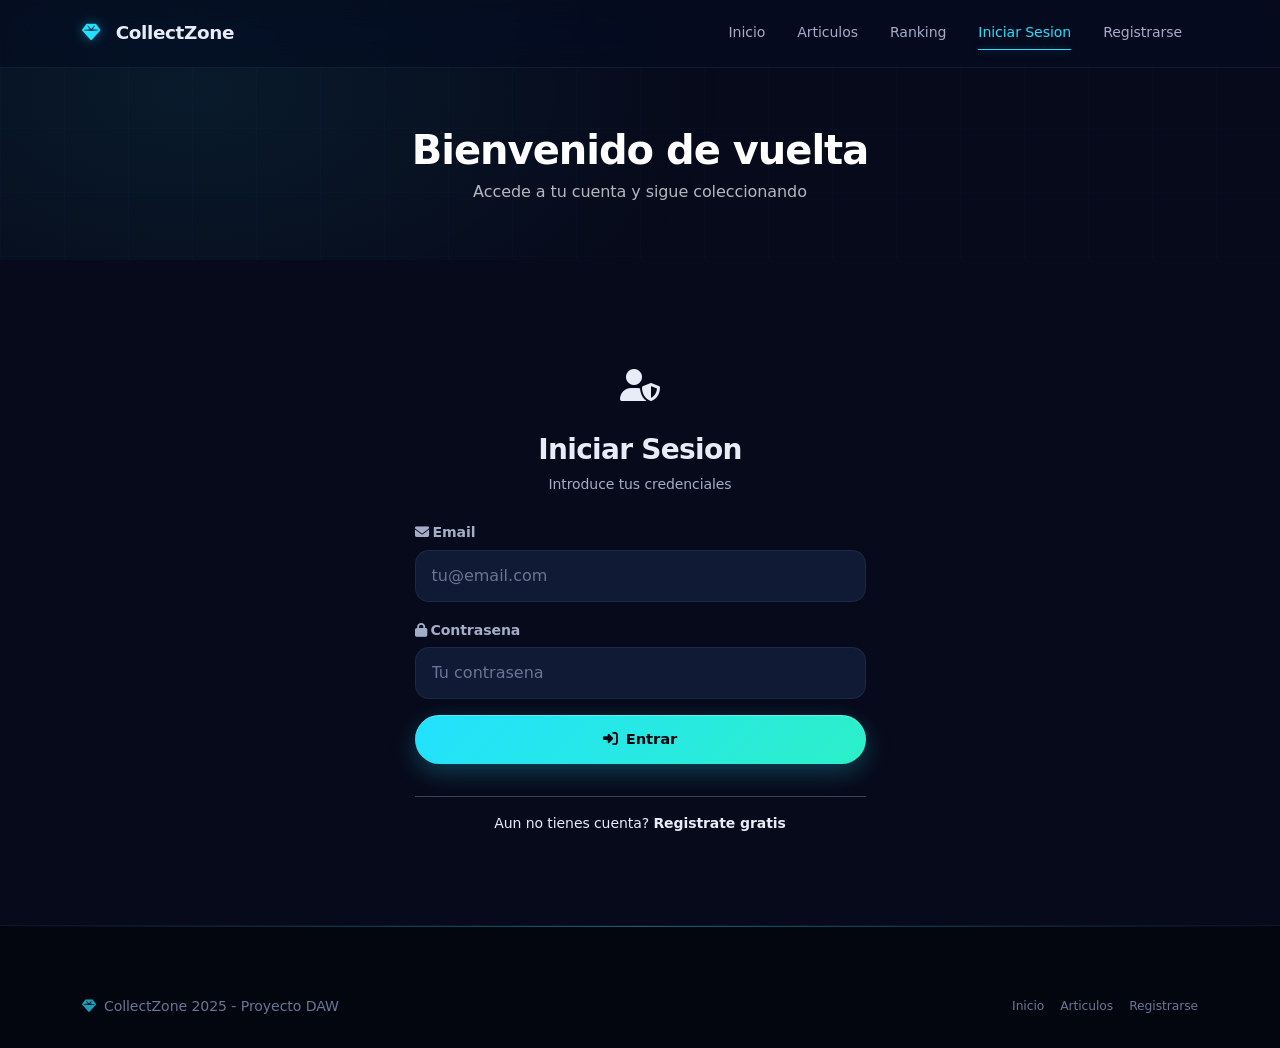
<file: collectzone-frontend/favoritos.html>
﻿

<!DOCTYPE html>
<html lang="es">
<head>
    <meta charset="UTF-8">
    <meta name="viewport" content="width=device-width, initial-scale=1.0">
    <title>Favoritos - CollectZone</title>
    <link href="https://cdn.jsdelivr.net/npm/bootstrap@5.3.0/dist/css/bootstrap.min.css" rel="stylesheet">
    <link rel="stylesheet" href="https://cdnjs.cloudflare.com/ajax/libs/font-awesome/6.4.0/css/all.min.css">
    <link rel="stylesheet" href="css/styles.css">
</head>
<body>

    <!-- NAVBAR -->
    <nav class="navbar navbar-expand-lg navbar-custom">
        <div class="container">
            <a class="navbar-brand" href="index.html"><i class="fas fa-gem me-2"></i>CollectZone</a>
            <button class="navbar-toggler" type="button" data-bs-toggle="collapse" data-bs-target="#navbarNav" style="border-color: rgba(255,255,255,0.3);">
                <span class="navbar-toggler-icon" style="filter: invert(1);"></span>
            </button>
            <div class="collapse navbar-collapse" id="navbarNav">
                <ul class="navbar-nav ms-auto align-items-center">
                    <li class="nav-item"><a class="nav-link" href="index.html">Inicio</a></li>
                    <li class="nav-item"><a class="nav-link" href="articulos.html">Articulos</a></li>
                    <li class="nav-item"><a class="nav-link" href="ranking.html">Ranking</a></li>
                    <li class="nav-item" id="publicarBtn" style="display:none;"><a class="nav-link" href="crear-articulo.html">Publicar</a></li>
                    <li class="nav-item" id="misArticulosBtn" style="display:none;"><a class="nav-link" href="mis-articulos.html">Mis Articulos</a></li>
                    <li class="nav-item" id="favoritosBtn" style="display:none;"><a class="nav-link active" href="favoritos.html"><i class="fas fa-heart me-1"></i></a></li>
                    <li class="nav-item" id="carritoBtn" style="display:none;">
                        <a class="nav-link" href="carrito.html" style="position:relative;">
                            <i class="fas fa-shopping-cart me-1"></i>
                            <span id="carritoCount" class="badge rounded-pill" style="background:var(--accent); color:white; font-size:0.6rem; position:absolute; top:0; right:-8px; display:none;">0</span>
                        </a>
                    </li>
                    <li class="nav-item" id="intercambiosBtn" style="display:none;"><a class="nav-link" href="intercambios.html"><i class="fas fa-exchange-alt me-1"></i></a></li>
                    <li class="nav-item" id="adminBtn" style="display:none;"><a class="nav-link" href="admin.html"><i class="fas fa-shield-halved me-1"></i>Admin</a></li>
                    <li class="nav-item" id="loginBtn"><a class="nav-link" href="login.html">Iniciar Sesion</a></li>
                    <li class="nav-item" id="registerBtn"><a class="nav-link" href="registro.html">Registrarse</a></li>
                    <li class="nav-item" id="userInfo" style="display:none;">
                        <span class="nav-link" style="color: var(--accent);"><i class="fas fa-user-circle me-1"></i><span id="userName"></span></span>
                    </li>
                    <li class="nav-item" id="logoutBtn" style="display:none;">
                        <a class="nav-link" href="#" onclick="cerrarSesion()" style="color: rgba(255,255,255,0.6);"><i class="fas fa-sign-out-alt me-1"></i>Salir</a>
                    </li>
                </ul>
            </div>
        </div>
    </nav>

    <!-- HERO -->
    <section style="background: linear-gradient(135deg, var(--primary), var(--secondary)); padding: 50px 0; position:relative; overflow:hidden;">
        <div style="position:absolute; inset:0; background-image: var(--web-pattern); background-size: 60px 60px; opacity:0.3;"></div>
        <div class="container position-relative">
            <div class="hero-line"></div>
            <h1 style="color:white; font-weight:900;"><i class="fas fa-heart me-2" style="color:var(--accent);"></i>Mis <span style="color:var(--accent);">Favoritos</span></h1>
            <p style="color:rgba(255,255,255,0.7); margin:0;">Los articulos que te han enamorado</p>
        </div>
    </section>

    <!-- LISTA (usa articulosContainer para que cargarMisFavoritos lo reconozca) -->
    <div class="container my-4">
        <div class="row" id="articulosContainer"></div>
    </div>

    <!-- FOOTER -->
    <footer class="footer">
        <div class="container">
            <div class="d-flex justify-content-between align-items-center flex-wrap">
                <p class="mb-0"><i class="fas fa-gem me-2"></i>CollectZone 2025 - Proyecto DAW</p>
                <div class="d-flex gap-3">
                    <a href="index.html" class="small">Inicio</a>
                    <a href="articulos.html" class="small">Articulos</a>
                </div>
            </div>
        </div>
    </footer>

    <script src="https://cdn.jsdelivr.net/npm/bootstrap@5.3.0/dist/js/bootstrap.bundle.min.js"></script>
    <script src="js/api.js"></script>
    <script src="js/app.js"></script>
    <script>
        document.addEventListener("DOMContentLoaded", () => {
            const usuario = getUsuarioActual();
            if (!usuario) {
                window.location.href = "login.html";
                return;
            }
            // Funcion unificada de app.js: renderiza tarjetas con
            // - imagenes reales por categoria
            // - botones Comprar + Intercambiar siempre juntos
            // - corazon relleno (ya son favoritos)
            cargarMisFavoritos();
        });
    </script>
</body>
</html>
</file>
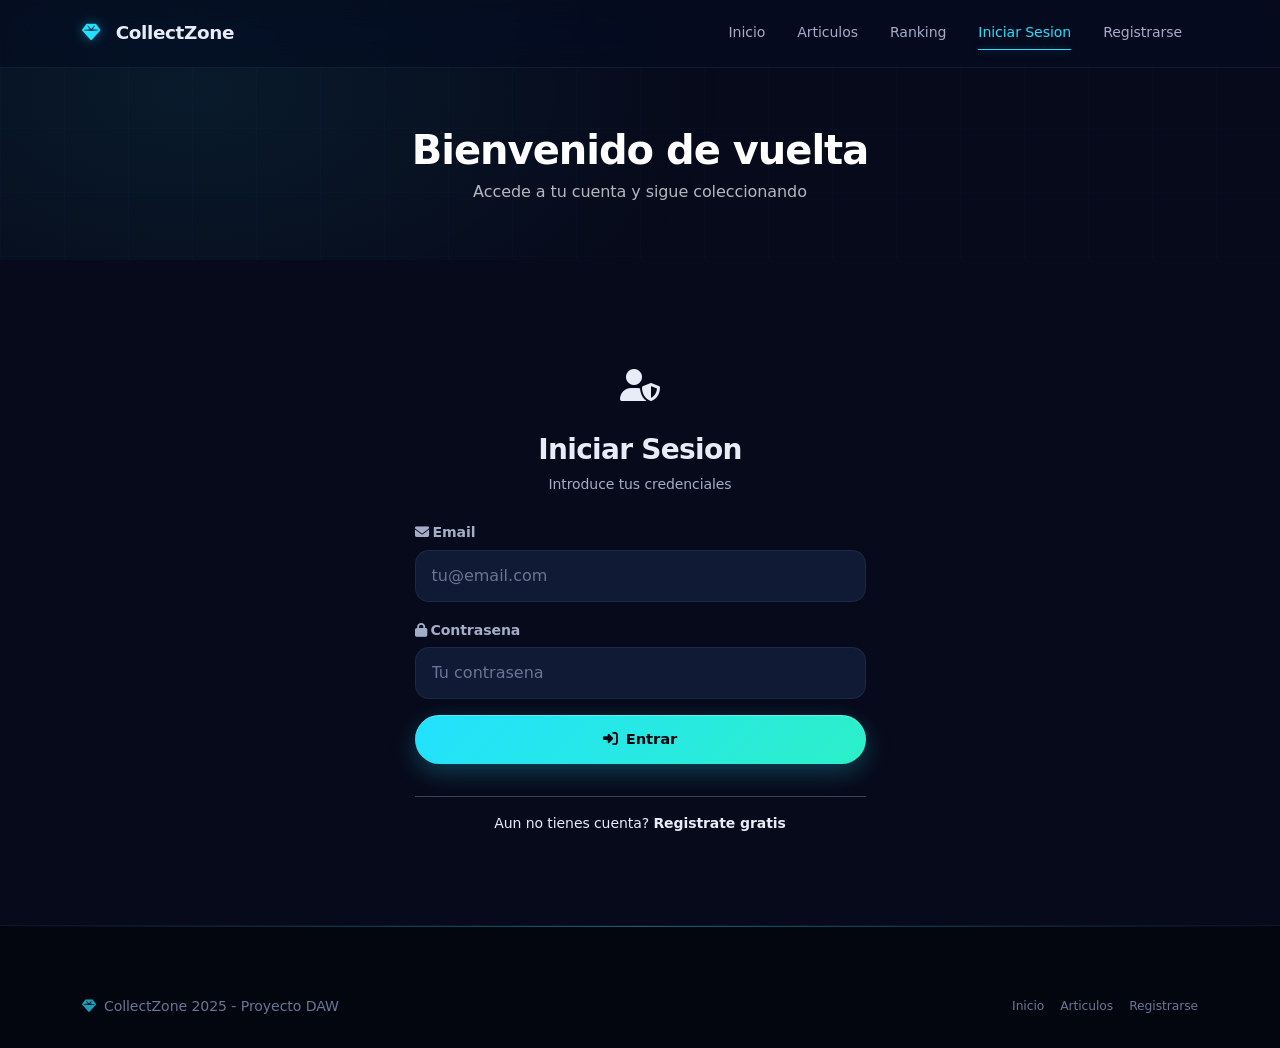
<file: collectzone-frontend/intercambios.html>
﻿ðŸ“„ intercambios.html
<!DOCTYPE html>
<html lang="es">
<head>
    <meta charset="UTF-8">
    <meta name="viewport" content="width=device-width, initial-scale=1.0">
    <title>Intercambios - CollectZone</title>
    <link href="https://cdn.jsdelivr.net/npm/bootstrap@5.3.0/dist/css/bootstrap.min.css" rel="stylesheet">
    <link rel="stylesheet" href="https://cdnjs.cloudflare.com/ajax/libs/font-awesome/6.4.0/css/all.min.css">
    <link rel="stylesheet" href="css/styles.css">
</head>
<body>

    <!-- NAVBAR -->
    <nav class="navbar navbar-expand-lg navbar-custom">
        <div class="container">
            <a class="navbar-brand" href="index.html"><i class="fas fa-gem me-2"></i>CollectZone</a>
            <button class="navbar-toggler" type="button" data-bs-toggle="collapse" data-bs-target="#navbarNav" style="border-color: rgba(255,255,255,0.3);">
                <span class="navbar-toggler-icon" style="filter: invert(1);"></span>
            </button>
            <div class="collapse navbar-collapse" id="navbarNav">
                <ul class="navbar-nav ms-auto align-items-center">
                    <li class="nav-item"><a class="nav-link" href="index.html">Inicio</a></li>
                    <li class="nav-item"><a class="nav-link" href="articulos.html">Articulos</a></li>
                    <li class="nav-item"><a class="nav-link" href="ranking.html">Ranking</a></li>
                    <li class="nav-item" id="publicarBtn" style="display:none;"><a class="nav-link" href="crear-articulo.html">Publicar</a></li>
                    <li class="nav-item" id="misArticulosBtn" style="display:none;"><a class="nav-link" href="mis-articulos.html">Mis Articulos</a></li>
                    <li class="nav-item" id="favoritosBtn" style="display:none;"><a class="nav-link" href="favoritos.html"><i class="fas fa-heart me-1"></i></a></li>
                    <li class="nav-item" id="carritoBtn" style="display:none;">
                        <a class="nav-link" href="carrito.html" style="position:relative;">
                            <i class="fas fa-shopping-cart me-1"></i>
                            <span id="carritoCount" class="badge rounded-pill" style="background:var(--accent); color:white; font-size:0.6rem; position:absolute; top:0; right:-8px; display:none;">0</span>
                        </a>
                    </li>
                    <li class="nav-item" id="intercambiosBtn" style="display:none;"><a class="nav-link active" href="intercambios.html"><i class="fas fa-exchange-alt me-1"></i></a></li>
                    <li class="nav-item" id="adminBtn" style="display:none;"><a class="nav-link" href="admin.html"><i class="fas fa-shield-halved me-1"></i>Admin</a></li>
                    <li class="nav-item" id="loginBtn"><a class="nav-link" href="login.html">Iniciar Sesion</a></li>
                    <li class="nav-item" id="registerBtn"><a class="nav-link" href="registro.html">Registrarse</a></li>
                    <li class="nav-item" id="userInfo" style="display:none;">
                        <span class="nav-link" style="color: var(--accent);"><i class="fas fa-user-circle me-1"></i><span id="userName"></span></span>
                    </li>
                    <li class="nav-item" id="logoutBtn" style="display:none;">
                        <a class="nav-link" href="#" onclick="cerrarSesion()" style="color: rgba(255,255,255,0.6);"><i class="fas fa-sign-out-alt me-1"></i>Salir</a>
                    </li>
                </ul>
            </div>
        </div>
    </nav>

    <!-- HERO -->
    <section style="background: linear-gradient(135deg, var(--primary), var(--secondary)); padding: 50px 0; position:relative; overflow:hidden;">
        <div style="position:absolute; inset:0; background-image: var(--web-pattern); background-size: 60px 60px; opacity:0.3;"></div>
        <div class="container position-relative">
            <div class="hero-line"></div>
            <h1 style="color:white; font-weight:900;"><i class="fas fa-exchange-alt me-2" style="color:var(--accent);"></i>Mis <span style="color:var(--accent);">Intercambios</span></h1>
            <p style="color:rgba(255,255,255,0.7); margin:0;">Gestiona las propuestas enviadas y recibidas</p>
        </div>
    </section>

    <!-- TABS -->
    <div class="container my-4">
        <ul class="nav nav-pills gap-2 mb-4 justify-content-center" id="intTabs">
            <li class="nav-item"><button class="btn filtro-rapido active" onclick="showTab('recibidos')" id="tab-recibidos"><i class="fas fa-inbox me-1"></i>Recibidos <span id="countRecibidos" class="badge bg-light text-dark ms-1">0</span></button></li>
            <li class="nav-item"><button class="btn filtro-rapido" onclick="showTab('enviados')" id="tab-enviados"><i class="fas fa-paper-plane me-1"></i>Enviados <span id="countEnviados" class="badge bg-light text-dark ms-1">0</span></button></li>
        </ul>

        <div id="tabContent"></div>
    </div>

    <!-- FOOTER -->
    <footer class="footer">
        <div class="container">
            <div class="d-flex justify-content-between align-items-center flex-wrap">
                <p class="mb-0"><i class="fas fa-gem me-2"></i>CollectZone 2025 - Proyecto DAW</p>
                <div class="d-flex gap-3">
                    <a href="index.html" class="small">Inicio</a>
                    <a href="articulos.html" class="small">Articulos</a>
                </div>
            </div>
        </div>
    </footer>

    <script src="https://cdn.jsdelivr.net/npm/bootstrap@5.3.0/dist/js/bootstrap.bundle.min.js"></script>
    <script src="js/api.js"></script>
    <script src="js/app.js"></script>
    <script>
        let dataRecibidos = [], dataEnviados = [];

        document.addEventListener("DOMContentLoaded", async () => {
            const usuario = getUsuarioActual();
            if (!usuario) { window.location.href = "login.html"; return; }
            await cargarDatos();
            showTab('recibidos');
        });

        async function cargarDatos() {
            const usuario = getUsuarioActual();
            try {
                [dataRecibidos, dataEnviados] = await Promise.all([
                    IntercambioAPI.recibidos(usuario.id),
                    IntercambioAPI.enviados(usuario.id)
                ]);
                document.getElementById("countRecibidos").textContent = dataRecibidos.length;
                document.getElementById("countEnviados").textContent = dataEnviados.length;
            } catch(e) { console.error(e); }
        }

        function showTab(tipo) {
            document.querySelectorAll('#intTabs .filtro-rapido').forEach(b => b.classList.remove('active'));
            document.getElementById('tab-' + tipo).classList.add('active');
            const data = tipo === 'recibidos' ? dataRecibidos : dataEnviados;
            renderList(data, tipo);
        }

        function renderList(items, tipo) {
            const cont = document.getElementById("tabContent");
            if (!items || items.length === 0) {
                cont.innerHTML = `
                    <div class="text-center py-5 auth-card">
                        <i class="fas fa-exchange-alt" style="font-size:4rem; color:var(--gray); opacity:0.3;"></i>
                        <h4 class="mt-3 text-muted">No hay intercambios ${tipo === 'recibidos' ? 'recibidos' : 'enviados'}</h4>
                        <p class="text-muted">${tipo === 'recibidos' ? 'Cuando alguien te proponga un intercambio aparecera aqui' : 'Propone un intercambio desde cualquier articulo en modo INTERCAMBIO'}</p>
                        <a href="articulos.html" class="btn-accent"><i class="fas fa-search me-2"></i>Explorar articulos</a>
                    </div>`;
                return;
            }

            const estadoBadge = {
                "PENDIENTE": '<span class="badge bg-warning text-dark"><i class="fas fa-clock me-1"></i>Pendiente</span>',
                "ACEPTADO":  '<span class="badge bg-success"><i class="fas fa-check me-1"></i>Aceptado</span>',
                "RECHAZADO": '<span class="badge bg-danger"><i class="fas fa-xmark me-1"></i>Rechazado</span>'
            };

            cont.innerHTML = items.map(i => {
                const deseado = i.articuloDeseado || {};
                const ofrecido = i.articuloOfrecido || {};
                const solicitante = i.solicitante || {};
                const fecha = i.fechaSolicitud ? new Date(i.fechaSolicitud).toLocaleDateString('es-ES') : '-';

                let acciones = '';
                if (tipo === 'recibidos' && i.estado === 'PENDIENTE') {
                    acciones = `
                        <button onclick="aceptarInt(${i.id})" class="btn-accent w-100 mb-2"><i class="fas fa-check me-2"></i>Aceptar</button>
                        <button onclick="rechazarInt(${i.id})" class="btn btn-outline-danger w-100"><i class="fas fa-xmark me-2"></i>Rechazar</button>`;
                }

                return `
                    <div class="auth-card mb-3 fade-in">
                        <div class="d-flex justify-content-between align-items-start mb-3 flex-wrap gap-2">
                            <div>
                                ${tipo === 'recibidos'
                                    ? `<small class="text-muted"><i class="fas fa-user me-1"></i>De: <strong>${solicitante.nombre || '?'}</strong></small>`
                                    : `<small class="text-muted"><i class="fas fa-paper-plane me-1"></i>Para: <strong>${(deseado.usuario?.nombre) || '?'}</strong></small>`
                                }
                                <br><small class="text-muted"><i class="fas fa-calendar me-1"></i>${fecha}</small>
                            </div>
                            ${estadoBadge[i.estado] || ''}
                        </div>
                        <div class="row g-3 align-items-center">
                            <div class="col-md-5">
                                <small class="text-muted d-block mb-1"><i class="fas fa-hand-holding me-1"></i>${tipo === 'recibidos' ? 'Te ofrece' : 'Ofreces'}:</small>
                                <div class="d-flex gap-2 align-items-center p-2" style="background:var(--light); border-radius:10px;">
                                    <img src="${ofrecido.imagenUrl || 'https://placehold.co/60'}" style="width:50px; height:50px; border-radius:8px; object-fit:cover;">
                                    <div>
                                        <strong class="d-block small">${ofrecido.nombre || '-'}</strong>
                                        <small class="text-muted">${ofrecido.precio || 0} EUR</small>
                                    </div>
                                </div>
                            </div>
                            <div class="col-md-2 text-center">
                                <i class="fas fa-exchange-alt" style="font-size:2rem; color:var(--accent);"></i>
                            </div>
                            <div class="col-md-5">
                                <small class="text-muted d-block mb-1"><i class="fas fa-bullseye me-1"></i>${tipo === 'recibidos' ? 'Quiere tu' : 'Por tu'}:</small>
                                <div class="d-flex gap-2 align-items-center p-2" style="background:var(--accent-light); border-radius:10px;">
                                    <img src="${deseado.imagenUrl || 'https://placehold.co/60'}" style="width:50px; height:50px; border-radius:8px; object-fit:cover;">
                                    <div>
                                        <strong class="d-block small">${deseado.nombre || '-'}</strong>
                                        <small class="text-muted">${deseado.precio || 0} EUR</small>
                                    </div>
                                </div>
                            </div>
                        </div>
                        ${i.mensaje ? `<div class="mt-3 p-3" style="background:var(--light); border-radius:10px;"><small class="text-muted"><i class="fas fa-comment me-1"></i>Mensaje:</small><br>${i.mensaje}</div>` : ''}
                        ${acciones ? `<div class="mt-3">${acciones}</div>` : ''}
                    </div>`;
            }).join("");
        }

        async function aceptarInt(id) {
            const usuario = getUsuarioActual();
            if (!confirm("Aceptar este intercambio? Ambos articulos cambiaran de dueno.")) return;
            try {
                await IntercambioAPI.aceptar(id, usuario.id);
                alert("Intercambio aceptado!");
                await cargarDatos();
                showTab('recibidos');
            } catch(e) { alert("Error: " + (e.message || "")); }
        }

        async function rechazarInt(id) {
            const usuario = getUsuarioActual();
            if (!confirm("Rechazar este intercambio?")) return;
            try {
                await IntercambioAPI.rechazar(id, usuario.id);
                await cargarDatos();
                showTab('recibidos');
            } catch(e) { alert("Error: " + (e.message || "")); }
        }
    </script>
</body>
</html>
</file>
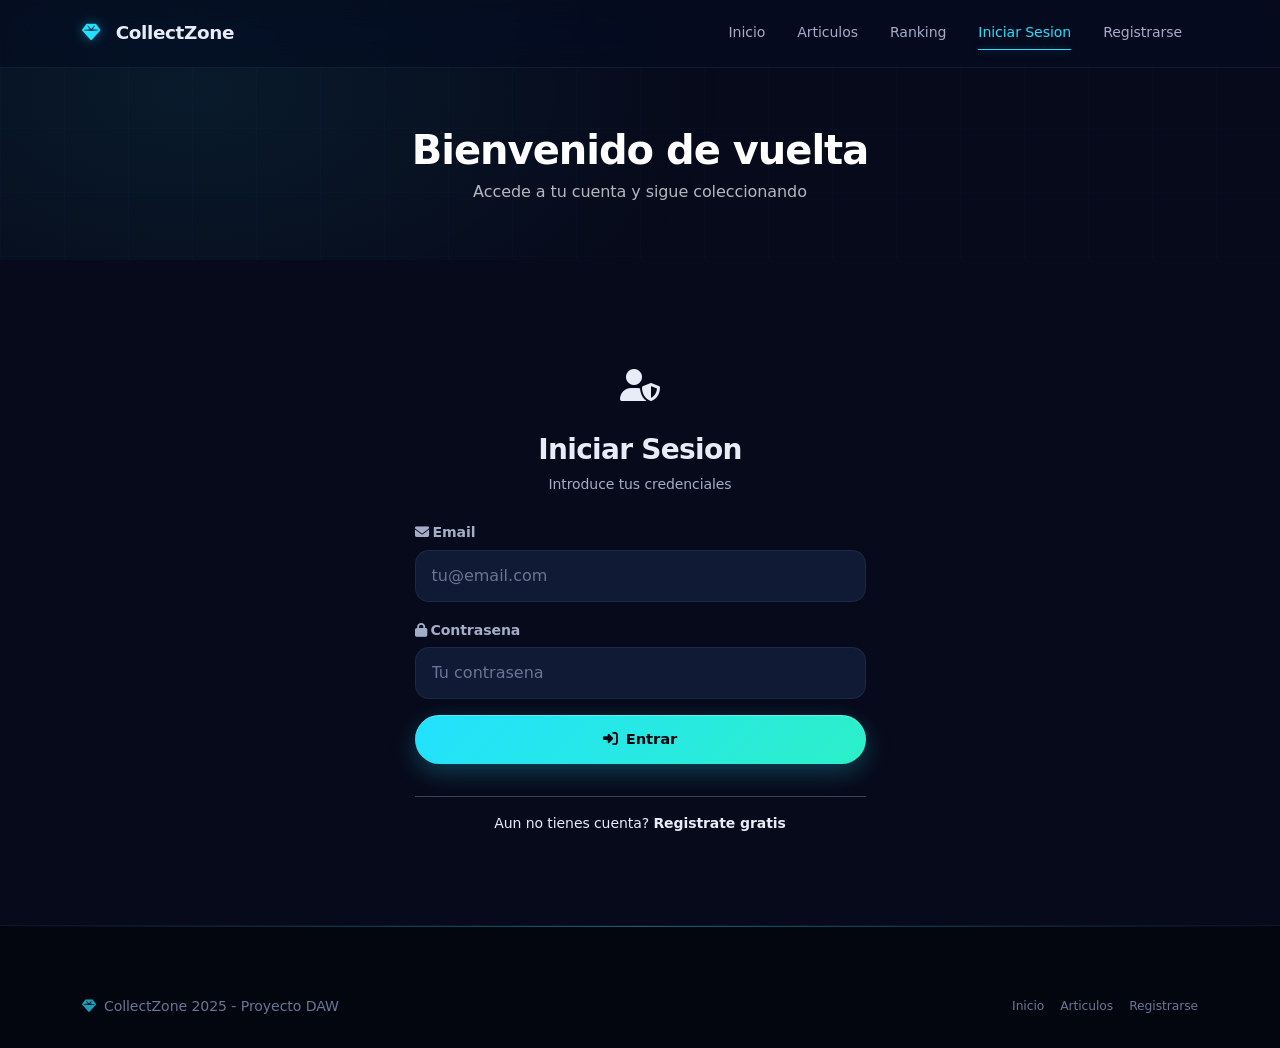
<file: collectzone-frontend/login.html>
﻿<!DOCTYPE html>
<html lang="es">
<head>
    <meta charset="UTF-8">
    <meta name="viewport" content="width=device-width, initial-scale=1.0">
    <title>Iniciar Sesion - CollectZone</title>
    <link href="https://cdn.jsdelivr.net/npm/bootstrap@5.3.0/dist/css/bootstrap.min.css" rel="stylesheet">
    <link rel="stylesheet" href="https://cdnjs.cloudflare.com/ajax/libs/font-awesome/6.4.0/css/all.min.css">
    <link rel="stylesheet" href="css/styles.css">
</head>
<body>

    <!-- NAVBAR -->
    <nav class="navbar navbar-expand-lg navbar-custom">
        <div class="container">
            <a class="navbar-brand" href="index.html" id="navbarLogo"><i class="fas fa-gem me-2"></i>CollectZone</a>
            <button class="navbar-toggler" type="button" data-bs-toggle="collapse" data-bs-target="#navbarNav" style="border-color: rgba(255,255,255,0.3);">
                <span class="navbar-toggler-icon" style="filter: invert(1);"></span>
            </button>
            <div class="collapse navbar-collapse" id="navbarNav">
                <ul class="navbar-nav ms-auto align-items-center">
                    <li class="nav-item"><a class="nav-link" href="index.html">Inicio</a></li>
                    <li class="nav-item"><a class="nav-link" href="articulos.html">Articulos</a></li>
                    <li class="nav-item"><a class="nav-link" href="ranking.html">Ranking</a></li>
                    <li class="nav-item" id="publicarBtn" style="display:none;"><a class="nav-link" href="crear-articulo.html">Publicar</a></li>
                    <li class="nav-item" id="misArticulosBtn" style="display:none;"><a class="nav-link" href="mis-articulos.html">Mis Articulos</a></li>
                    <li class="nav-item" id="favoritosBtn" style="display:none;"><a class="nav-link" href="favoritos.html"><i class="fas fa-heart me-1"></i></a></li>
                    <li class="nav-item" id="carritoBtn" style="display:none;">
                        <a class="nav-link" href="carrito.html" style="position:relative;">
                            <i class="fas fa-shopping-cart me-1"></i>
                            <span id="carritoCount" class="badge rounded-pill" style="background:var(--accent); color:white; font-size:0.6rem; position:absolute; top:0; right:-8px; display:none;">0</span>
                        </a>
                    </li>
                    <li class="nav-item" id="intercambiosBtn" style="display:none;"><a class="nav-link" href="intercambios.html"><i class="fas fa-exchange-alt me-1"></i></a></li>
                    <li class="nav-item" id="adminBtn" style="display:none;"><a class="nav-link" href="admin.html"><i class="fas fa-shield-halved me-1"></i>Admin</a></li>
                    <li class="nav-item" id="loginBtn"><a class="nav-link active" href="login.html">Iniciar Sesion</a></li>
                    <li class="nav-item" id="registerBtn"><a class="nav-link" href="registro.html">Registrarse</a></li>
                    <li class="nav-item" id="userInfo" style="display:none;">
                        <span class="nav-link" style="color: var(--accent);"><i class="fas fa-user-circle me-1"></i><span id="userName"></span></span>
                    </li>
                    <li class="nav-item" id="logoutBtn" style="display:none;">
                        <a class="nav-link" href="#" onclick="cerrarSesion()" style="color: rgba(255,255,255,0.6);"><i class="fas fa-sign-out-alt me-1"></i>Salir</a>
                    </li>
                </ul>
            </div>
        </div>
    </nav>

    <!-- HERO AUTH -->
    <section style="background: linear-gradient(135deg, var(--primary), var(--secondary)); padding: 60px 0 100px; position:relative; overflow:hidden;">
        <div style="position:absolute; inset:0; background-image: var(--web-pattern); background-size: 60px 60px; opacity:0.3;"></div>
        <div class="container position-relative text-center">
            <div class="hero-line mx-auto"></div>
            <h1 style="color:white; font-size:2.5rem; font-weight:900;">Bienvenido de <span style="color:var(--accent);">vuelta</span></h1>
            <p style="color:rgba(255,255,255,0.7);">Accede a tu cuenta y sigue coleccionando</p>
        </div>
    </section>

    <!-- FORMULARIO -->
    <section class="py-5" style="margin-top:-60px; position:relative; z-index:2;">
        <div class="container">
            <div class="row justify-content-center">
                <div class="col-md-6 col-lg-5">
                    <div class="auth-card fade-in">
                        <div class="text-center mb-4">
                            <div style="width:70px; height:70px; border-radius:50%; background:var(--accent-light); display:flex; align-items:center; justify-content:center; margin:0 auto 15px;">
                                <i class="fas fa-user-shield fa-2x" style="color:var(--accent);"></i>
                            </div>
                            <h3 class="fw-bold" style="color:var(--primary);">Iniciar Sesion</h3>
                            <p class="text-muted small mb-0">Introduce tus credenciales</p>
                        </div>
                        <form id="loginForm">
                            <div class="mb-3">
                                <label class="form-label fw-semibold"><i class="fas fa-envelope me-1" style="color:var(--accent);"></i>Email</label>
                                <input type="email" id="email" class="form-control" placeholder="tu@email.com" required>
                            </div>
                            <div class="mb-3">
                                <label class="form-label fw-semibold"><i class="fas fa-lock me-1" style="color:var(--accent);"></i>Contrasena</label>
                                <input type="password" id="password" class="form-control" placeholder="Tu contrasena" required>
                            </div>
                            <div id="errorMsg" class="alert alert-danger d-flex align-items-center" style="display:none !important;">
                                <i class="fas fa-exclamation-circle me-2"></i><span></span>
                            </div>
                            <button type="submit" class="btn-accent w-100 mb-3"><i class="fas fa-sign-in-alt me-2"></i>Entrar</button>
                        </form>
                        <hr>
                        <p class="text-center mb-0 small">
                            Aun no tienes cuenta?
                            <a href="registro.html" style="color:var(--accent); font-weight:600;">Registrate gratis</a>
                        </p>
                    </div>

                    <!-- PANEL DEMO OCULTO (se muestra con Ctrl+Shift+D o triple-click en el logo) -->
                    <div id="demoPanel" class="alert alert-info mt-3 small" style="border-radius:12px; display:none;">
                        <div class="d-flex justify-content-between align-items-start">
                            <div>
                                <strong><i class="fas fa-key me-1"></i>Credenciales demo (modo desarrollo)</strong><br>
                                <span class="d-inline-block mt-2">
                                    <i class="fas fa-shield-halved me-1" style="color:var(--accent);"></i>
                                    Admin: <code id="demoAdminEmail">root@collectzone.com</code> /
                                    <code id="demoAdminPass">root</code>
                                    <button type="button" class="btn btn-sm btn-link p-0 ms-1" onclick="rellenarDemo('admin')" title="Rellenar"><i class="fas fa-arrow-right-to-bracket"></i></button>
                                </span><br>
                                <span class="d-inline-block mt-1">
                                    <i class="fas fa-user me-1" style="color:var(--accent);"></i>
                                    User: <code id="demoUserEmail">laura@collectzone.com</code> /
                                    <code id="demoUserPass">123456</code>
                                    <button type="button" class="btn btn-sm btn-link p-0 ms-1" onclick="rellenarDemo('user')" title="Rellenar"><i class="fas fa-arrow-right-to-bracket"></i></button>
                                </span>
                            </div>
                            <button type="button" class="btn-close btn-close-sm" aria-label="Cerrar" onclick="toggleDemoPanel(false)"></button>
                        </div>
                    </div>
                </div>
            </div>
        </div>
    </section>

    <!-- FOOTER -->
    <footer class="footer">
        <div class="container">
            <div class="d-flex justify-content-between align-items-center flex-wrap">
                <p class="mb-0"><i class="fas fa-gem me-2"></i>CollectZone 2025 - Proyecto DAW</p>
                <div class="d-flex gap-3">
                    <a href="index.html" class="small">Inicio</a>
                    <a href="articulos.html" class="small">Articulos</a>
                    <a href="registro.html" class="small">Registrarse</a>
                </div>
            </div>
        </div>
    </footer>

    <script src="https://cdn.jsdelivr.net/npm/bootstrap@5.3.0/dist/js/bootstrap.bundle.min.js"></script>
    <script src="js/api.js"></script>
    <script src="js/app.js"></script>
    <script>
        // Auto-redirect si ya esta logueado
        if (getUsuarioActual()) {
            window.location.href = "index.html";
        }

        // ===== PANEL DEMO OCULTO =====
        function toggleDemoPanel(forceState) {
            const panel = document.getElementById("demoPanel");
            const visible = panel.style.display !== "none";
            const show = (typeof forceState === "boolean") ? forceState : !visible;
            panel.style.display = show ? "block" : "none";
        }

        function rellenarDemo(tipo) {
            if (tipo === "admin") {
                document.getElementById("email").value = document.getElementById("demoAdminEmail").textContent;
                document.getElementById("password").value = document.getElementById("demoAdminPass").textContent;
            } else {
                document.getElementById("email").value = document.getElementById("demoUserEmail").textContent;
                document.getElementById("password").value = document.getElementById("demoUserPass").textContent;
            }
        }

        // Truco 1: Ctrl + Shift + D
        document.addEventListener("keydown", (e) => {
            if (e.ctrlKey && e.shiftKey && (e.key === "D" || e.key === "d")) {
                e.preventDefault();
                toggleDemoPanel();
            }
        });

        // Truco 2: triple-click en el logo "CollectZone" de la navbar
        let clickCount = 0;
        let clickTimer = null;
        const logo = document.getElementById("navbarLogo");
        if (logo) {
            logo.addEventListener("click", (e) => {
                clickCount++;
                if (clickCount === 3) {
                    e.preventDefault();
                    toggleDemoPanel();
                    clickCount = 0;
                }
                clearTimeout(clickTimer);
                clickTimer = setTimeout(() => { clickCount = 0; }, 600);
            });
        }

        // ===== LOGIN =====
        document.getElementById("loginForm").addEventListener("submit", async (e) => {
            e.preventDefault();
            const email = document.getElementById("email").value;
            const password = document.getElementById("password").value;
            const errorBox = document.getElementById("errorMsg");
            const errorSpan = errorBox.querySelector("span");
            errorBox.style.display = "none";
            try {
                const res = await AuthAPI.login(email, password);
                if (res && res.token) {
                    localStorage.setItem("token", res.token);
                    localStorage.setItem("usuario", JSON.stringify(res.usuario));
                    window.location.href = "index.html";
                } else {
                    errorSpan.textContent = res.mensaje || "Credenciales incorrectas";
                    errorBox.style.display = "flex";
                }
            } catch(err) {
                errorSpan.textContent = err.message || "Error al iniciar sesion. Verifica tus datos.";
                errorBox.style.display = "flex";
            }
        });
    </script>
</body>
</html>
</file>
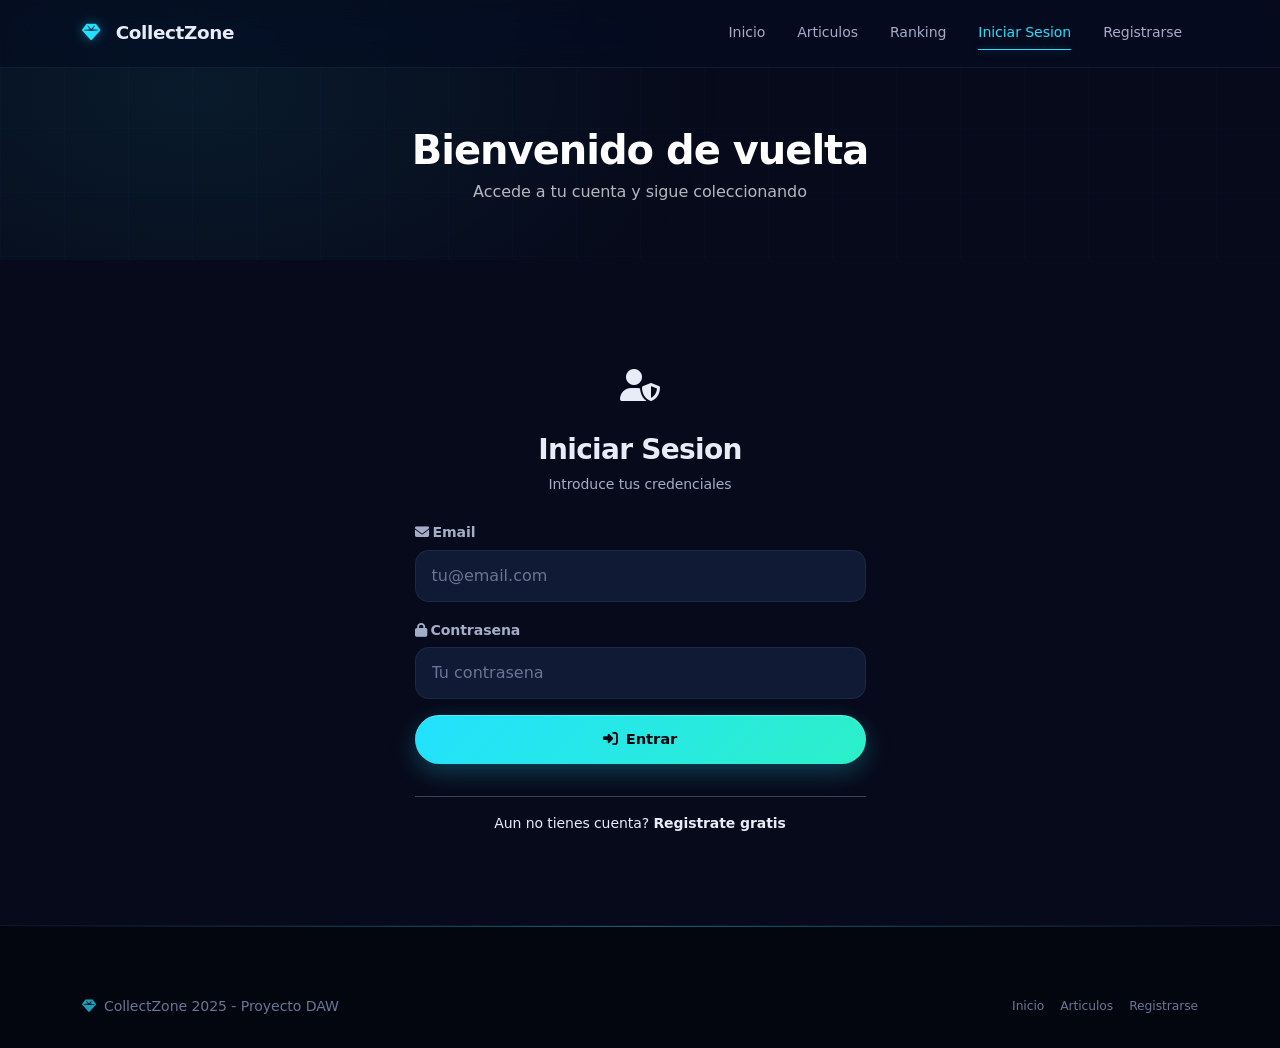
<file: collectzone-frontend/mis-articulos.html>
﻿<!DOCTYPE html>
<html lang="es">
<head>
    <meta charset="UTF-8">
    <meta name="viewport" content="width=device-width, initial-scale=1.0">
    <title>Mis Articulos - CollectZone</title>
    <link href="https://cdn.jsdelivr.net/npm/bootstrap@5.3.0/dist/css/bootstrap.min.css" rel="stylesheet">
    <link rel="stylesheet" href="https://cdnjs.cloudflare.com/ajax/libs/font-awesome/6.4.0/css/all.min.css">
    <link rel="stylesheet" href="css/styles.css">
</head>
<body>
<nav class="navbar navbar-expand-lg navbar-custom">
    <div class="container">
        <a class="navbar-brand" href="index.html"><i class="fas fa-gem me-2"></i>CollectZone</a>
        <button class="navbar-toggler" type="button" data-bs-toggle="collapse" data-bs-target="#navbarNav" style="border-color: rgba(255,255,255,0.3);">
            <span class="navbar-toggler-icon" style="filter: invert(1);"></span>
        </button>
        <div class="collapse navbar-collapse" id="navbarNav">
            <ul class="navbar-nav ms-auto align-items-center">
                <li class="nav-item"><a class="nav-link" href="index.html">Inicio</a></li>
                <li class="nav-item"><a class="nav-link" href="articulos.html">Articulos</a></li>
                <li class="nav-item"><a class="nav-link" href="ranking.html">Ranking</a></li>
                <li class="nav-item" id="publicarBtn" style="display:none;"><a class="nav-link" href="crear-articulo.html">Publicar</a></li>
                <li class="nav-item" id="misArticulosBtn" style="display:none;"><a class="nav-link active" href="mis-articulos.html">Mis Articulos</a></li>
                <li class="nav-item" id="favoritosBtn" style="display:none;"><a class="nav-link" href="favoritos.html"><i class="fas fa-heart"></i></a></li>
                <li class="nav-item" id="carritoBtn" style="display:none;"><a class="nav-link" href="carrito.html"><i class="fas fa-shopping-cart"></i><span id="carritoCount" class="badge rounded-pill" style="background:var(--accent);color:white;font-size:0.6rem;display:none;">0</span></a></li>
                <li class="nav-item" id="intercambiosBtn" style="display:none;"><a class="nav-link" href="intercambios.html"><i class="fas fa-exchange-alt"></i></a></li>
                <li class="nav-item" id="adminBtn" style="display:none;"><a class="nav-link" href="admin.html"><i class="fas fa-shield-halved me-1"></i>Admin</a></li>
                <li class="nav-item" id="loginBtn"><a class="nav-link" href="login.html">Iniciar Sesion</a></li>
                <li class="nav-item" id="registerBtn"><a class="nav-link" href="registro.html">Registrarse</a></li>
                <li class="nav-item" id="userInfo" style="display:none;"><span class="nav-link" style="color:var(--accent);"><i class="fas fa-user-circle me-1"></i><span id="userName"></span></span></li>
                <li class="nav-item" id="logoutBtn" style="display:none;"><a class="nav-link" href="#" onclick="cerrarSesion()"><i class="fas fa-sign-out-alt me-1"></i>Salir</a></li>
            </ul>
        </div>
    </div>
</nav>

<section style="background: linear-gradient(135deg, var(--primary), var(--secondary)); padding: 50px 0; position:relative; overflow:hidden;">
    <div style="position:absolute; inset:0; background-image: var(--web-pattern); background-size: 60px 60px; opacity:0.3;"></div>
    <div class="container position-relative d-flex justify-content-between align-items-center flex-wrap gap-3">
        <div>
            <h1 style="color:white;font-weight:900;"><i class="fas fa-box-open me-2" style="color:var(--accent);"></i>Mis <span style="color:var(--accent);">Articulos</span></h1>
            <p style="color:rgba(255,255,255,0.7);margin:0;">Gestiona todas tus publicaciones</p>
        </div>
        <a href="crear-articulo.html" class="btn-accent"><i class="fas fa-plus me-2"></i>Publicar nuevo</a>
    </div>
</section>

<section class="py-4" style="background:var(--white);">
    <div class="container" id="misStats">
        <div class="row g-3 text-center">
            <div class="col-6 col-md-3"><div class="feature-box" style="padding:20px;"><i class="fas fa-layer-group" style="color:var(--accent);font-size:1.5rem;"></i><h3 class="fw-bold mt-2 mb-0" id="misTotalArticulos">0</h3><small class="text-muted">Total</small></div></div>
            <div class="col-6 col-md-3"><div class="feature-box" style="padding:20px;"><i class="fas fa-check-circle" style="color:var(--success);font-size:1.5rem;"></i><h3 class="fw-bold mt-2 mb-0" id="misDisponibles">0</h3><small class="text-muted">Disponibles</small></div></div>
            <div class="col-6 col-md-3"><div class="feature-box" style="padding:20px;"><i class="fas fa-exchange-alt" style="color:var(--blue);font-size:1.5rem;"></i><h3 class="fw-bold mt-2 mb-0" id="misIntercambios">0</h3><small class="text-muted">Intercambio</small></div></div>
            <div class="col-6 col-md-3"><div class="feature-box" style="padding:20px;"><i class="fas fa-tag" style="color:var(--accent);font-size:1.5rem;"></i><h3 class="fw-bold mt-2 mb-0" id="misVendidos">0</h3><small class="text-muted">Vendidos</small><div class="small text-muted" id="misValorTotal"></div></div></div>
        </div>
    </div>
</section>

<div class="container my-4">
    <div class="row" id="articulosContainer"></div>
</div>

<footer class="footer">
    <div class="container text-center"><p class="mb-0"><i class="fas fa-gem me-2"></i>CollectZone 2025</p></div>
</footer>

<script src="https://cdn.jsdelivr.net/npm/bootstrap@5.3.0/dist/js/bootstrap.bundle.min.js"></script>
<script src="js/api.js"></script>
<script src="js/app.js"></script>
<script>
    document.addEventListener("DOMContentLoaded", () => {
        if (!getUsuarioActual()) { window.location.href = "login.html"; return; }
        cargarMisArticulos();  // funcion unificada de app.js -> usa tarjetas con imagenes reales y botones Editar/Eliminar
    });
</script>
</body>
</html>
</file>
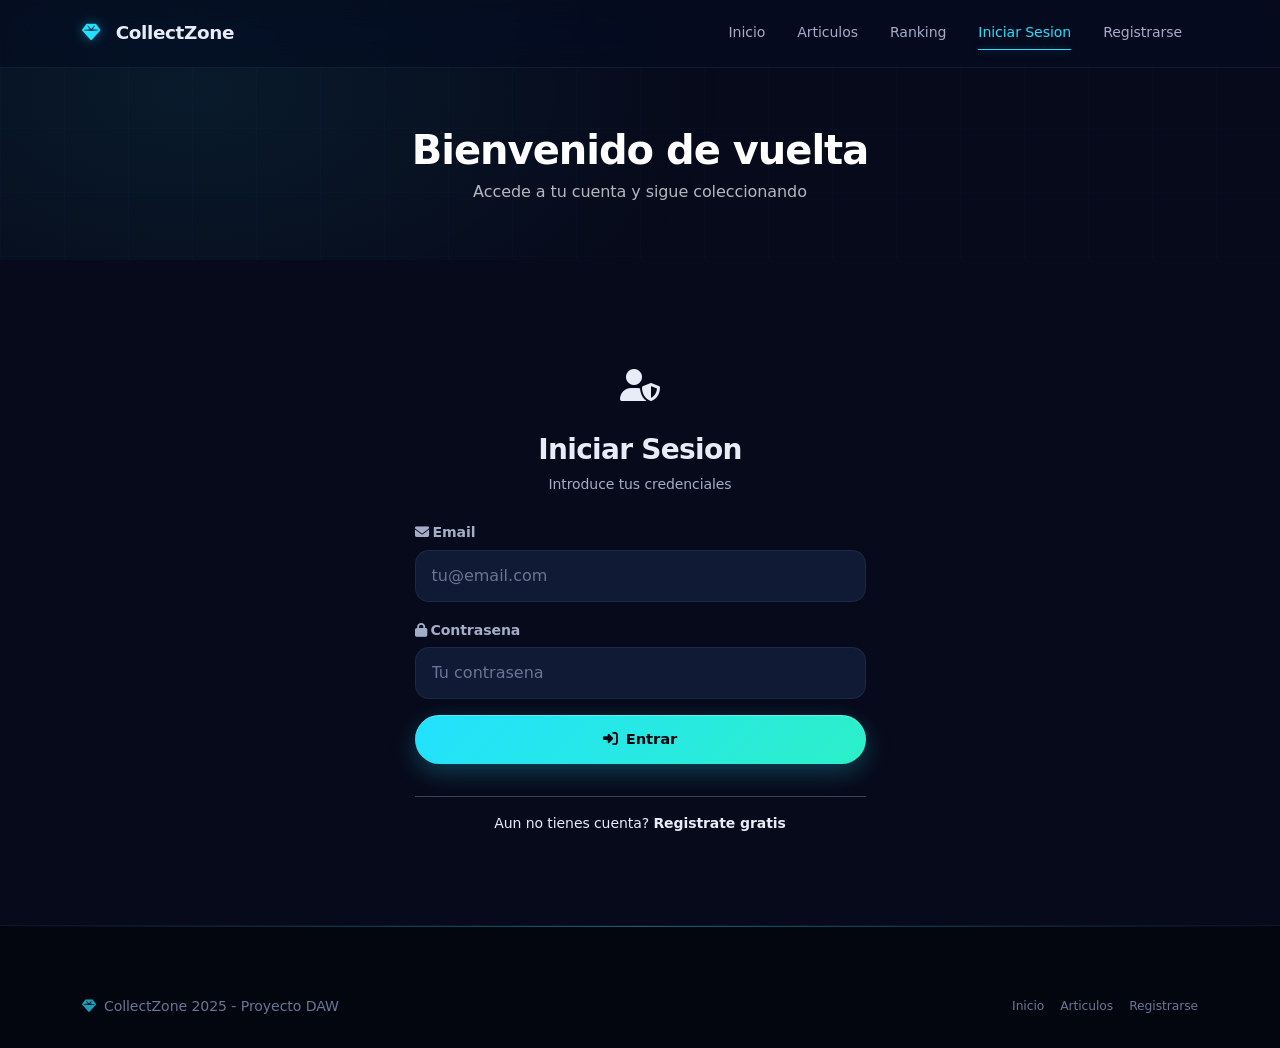
<file: collectzone-frontend/perfil.html>
﻿<!DOCTYPE html>
<html lang="es">
<head>
    <meta charset="UTF-8">
    <meta name="viewport" content="width=device-width, initial-scale=1.0">
    <title>Mi Perfil - CollectZone</title>
    <link href="https://cdn.jsdelivr.net/npm/bootstrap@5.3.0/dist/css/bootstrap.min.css" rel="stylesheet">
    <link rel="stylesheet" href="https://cdnjs.cloudflare.com/ajax/libs/font-awesome/6.4.0/css/all.min.css">
    <link rel="stylesheet" href="css/styles.css">
</head>
<body>

    <!-- NAVBAR -->
    <nav class="navbar navbar-expand-lg navbar-custom">
        <div class="container">
            <a class="navbar-brand" href="index.html"><i class="fas fa-gem me-2"></i>CollectZone</a>
            <button class="navbar-toggler" type="button" data-bs-toggle="collapse" data-bs-target="#navbarNav" style="border-color: rgba(255,255,255,0.3);">
                <span class="navbar-toggler-icon" style="filter: invert(1);"></span>
            </button>
            <div class="collapse navbar-collapse" id="navbarNav">
                <ul class="navbar-nav ms-auto align-items-center">
                    <li class="nav-item"><a class="nav-link" href="index.html">Inicio</a></li>
                    <li class="nav-item"><a class="nav-link" href="articulos.html">Articulos</a></li>
                    <li class="nav-item"><a class="nav-link" href="ranking.html">Ranking</a></li>
                    <li class="nav-item" id="publicarBtn" style="display:none;"><a class="nav-link" href="crear-articulo.html">Publicar</a></li>
                    <li class="nav-item" id="misArticulosBtn" style="display:none;"><a class="nav-link" href="mis-articulos.html">Mis Articulos</a></li>
                    <li class="nav-item" id="favoritosBtn" style="display:none;"><a class="nav-link" href="favoritos.html"><i class="fas fa-heart me-1"></i></a></li>
                    <li class="nav-item" id="carritoBtn" style="display:none;">
                        <a class="nav-link" href="carrito.html" style="position:relative;">
                            <i class="fas fa-shopping-cart me-1"></i>
                            <span id="carritoCount" class="badge rounded-pill" style="background:var(--accent); color:white; font-size:0.6rem; position:absolute; top:0; right:-8px; display:none;">0</span>
                        </a>
                    </li>
                    <li class="nav-item" id="intercambiosBtn" style="display:none;"><a class="nav-link" href="intercambios.html"><i class="fas fa-exchange-alt me-1"></i></a></li>
                    <li class="nav-item" id="adminBtn" style="display:none;"><a class="nav-link" href="admin.html"><i class="fas fa-shield-halved me-1"></i>Admin</a></li>
                    <li class="nav-item" id="loginBtn"><a class="nav-link" href="login.html">Iniciar Sesion</a></li>
                    <li class="nav-item" id="registerBtn"><a class="nav-link" href="registro.html">Registrarse</a></li>
                    <li class="nav-item" id="userInfo" style="display:none;">
                        <span class="nav-link active" style="color: var(--accent);"><i class="fas fa-user-circle me-1"></i><span id="userName"></span></span>
                    </li>
                    <li class="nav-item" id="logoutBtn" style="display:none;">
                        <a class="nav-link" href="#" onclick="cerrarSesion()" style="color: rgba(255,255,255,0.6);"><i class="fas fa-sign-out-alt me-1"></i>Salir</a>
                    </li>
                </ul>
            </div>
        </div>
    </nav>

    <!-- HERO PERFIL -->
    <section style="background: linear-gradient(135deg, var(--primary), var(--secondary)); padding: 60px 0; position:relative; overflow:hidden;">
        <div style="position:absolute; inset:0; background-image: var(--web-pattern); background-size: 60px 60px; opacity:0.3;"></div>
        <div class="container position-relative text-center">
            <div id="avatar" style="width:120px; height:120px; border-radius:50%; background:var(--accent); color:white; display:flex; align-items:center; justify-content:center; font-size:3rem; font-weight:900; margin:0 auto 15px; border:4px solid white;">?</div>
            <h1 style="color:white; font-weight:900;" id="perfilNombre">Usuario</h1>
            <p style="color:rgba(255,255,255,0.7);" id="perfilEmail">-</p>
            <span class="badge" id="perfilRol" style="background:var(--accent); color:white; padding:6px 16px; font-size:0.9rem;">-</span>
        </div>
    </section>

    <!-- CONTENIDO -->
    <div class="container my-4">
        <div class="row g-4">
            <!-- STATS -->
            <div class="col-md-3">
                <div class="auth-card">
                    <h6 class="fw-bold mb-3"><i class="fas fa-chart-line me-2" style="color:var(--accent);"></i>Mis stats</h6>
                    <div class="mb-3 pb-3 border-bottom">
                        <small class="text-muted">Articulos publicados</small>
                        <div class="fw-bold" style="color:var(--accent); font-size:2rem;" id="statArticulos">0</div>
                    </div>
                    <div class="mb-3 pb-3 border-bottom">
                        <small class="text-muted">Ventas realizadas</small>
                        <div class="fw-bold" style="color:var(--success); font-size:2rem;" id="statVentas">0</div>
                    </div>
                    <div>
                        <small class="text-muted">Miembro desde</small>
                        <div class="fw-bold" id="statFecha">-</div>
                    </div>
                </div>
            </div>

            <!-- FORM EDITAR -->
            <div class="col-md-9">
                <div class="auth-card">
                    <h5 class="fw-bold mb-4"><i class="fas fa-user-pen me-2" style="color:var(--accent);"></i>Editar mi perfil</h5>
                    <form id="perfilForm">
                        <div class="row g-3">
                            <div class="col-md-6">
                                <label class="form-label fw-semibold"><i class="fas fa-user me-1" style="color:var(--accent);"></i>Nombre</label>
                                <input type="text" id="nombre" class="form-control" required minlength="3">
                            </div>
                            <div class="col-md-6">
                                <label class="form-label fw-semibold"><i class="fas fa-envelope me-1" style="color:var(--accent);"></i>Email</label>
                                <input type="email" id="email" class="form-control" required>
                            </div>
                            <div class="col-12">
                                <hr>
                                <h6 class="fw-bold"><i class="fas fa-key me-2" style="color:var(--accent);"></i>Cambiar contrasena</h6>
                                <small class="text-muted">Deja en blanco si no quieres cambiarla</small>
                            </div>
                            <div class="col-md-6">
                                <label class="form-label fw-semibold">Nueva contrasena</label>
                                <input type="password" id="password" class="form-control" placeholder="Minimo 6 caracteres">
                            </div>
                            <div class="col-md-6">
                                <label class="form-label fw-semibold">Confirmar</label>
                                <input type="password" id="password2" class="form-control" placeholder="Repite la nueva">
                            </div>
                        </div>

                        <div id="errorMsg" class="alert alert-danger d-flex align-items-center mt-3" style="display:none !important;"><i class="fas fa-exclamation-circle me-2"></i><span></span></div>
                        <div id="okMsg" class="alert alert-success d-flex align-items-center mt-3" style="display:none !important;"><i class="fas fa-check-circle me-2"></i><span></span></div>

                        <div class="d-flex gap-2 mt-4 flex-wrap">
                            <button type="submit" class="btn-accent flex-grow-1"><i class="fas fa-save me-2"></i>Guardar cambios</button>
                            <button type="button" onclick="cerrarSesion()" class="btn btn-outline-danger"><i class="fas fa-sign-out-alt me-1"></i>Cerrar sesion</button>
                        </div>
                    </form>
                </div>
            </div>
        </div>
    </div>

    <!-- FOOTER -->
    <footer class="footer">
        <div class="container">
            <div class="d-flex justify-content-between align-items-center flex-wrap">
                <p class="mb-0"><i class="fas fa-gem me-2"></i>CollectZone 2025 - Proyecto DAW</p>
                <div class="d-flex gap-3">
                    <a href="index.html" class="small">Inicio</a>
                    <a href="articulos.html" class="small">Articulos</a>
                </div>
            </div>
        </div>
    </footer>

    <script src="https://cdn.jsdelivr.net/npm/bootstrap@5.3.0/dist/js/bootstrap.bundle.min.js"></script>
    <script src="js/api.js"></script>
    <script src="js/app.js"></script>
    <script>
        document.addEventListener("DOMContentLoaded", async () => {
            const usuario = getUsuarioActual();
            if (!usuario) { window.location.href = "login.html"; return; }

            // Header
            document.getElementById("avatar").textContent = usuario.nombre.charAt(0).toUpperCase();
            document.getElementById("perfilNombre").textContent = usuario.nombre;
            document.getElementById("perfilEmail").textContent = usuario.email;
            document.getElementById("perfilRol").textContent = usuario.rol;

            // Form
            document.getElementById("nombre").value = usuario.nombre;
            document.getElementById("email").value = usuario.email;

            // Stats
            try {
                const articulos = await ArticuloAPI.obtenerTodos();
                const mios = articulos.filter(a => a.usuario?.id === usuario.id);
                document.getElementById("statArticulos").textContent = mios.length;
                document.getElementById("statVentas").textContent = mios.filter(a => a.estado === "VENDIDO").length;

                if (usuario.fechaRegistro) {
                    document.getElementById("statFecha").textContent = new Date(usuario.fechaRegistro).toLocaleDateString('es-ES');
                }
            } catch(e) { console.error(e); }
        });

        document.getElementById("perfilForm").addEventListener("submit", async (e) => {
            e.preventDefault();
            const usuario = getUsuarioActual();
            const errorBox = document.getElementById("errorMsg");
            const okBox = document.getElementById("okMsg");
            errorBox.style.display = "none";
            okBox.style.display = "none";

            const pwd = document.getElementById("password").value;
            const pwd2 = document.getElementById("password2").value;

            if (pwd && pwd !== pwd2) {
                errorBox.querySelector("span").textContent = "Las contrasenas no coinciden";
                errorBox.style.display = "flex";
                return;
            }
            if (pwd && pwd.length < 6) {
                errorBox.querySelector("span").textContent = "La contrasena debe tener al menos 6 caracteres";
                errorBox.style.display = "flex";
                return;
            }

            const datos = {
                nombre: document.getElementById("nombre").value.trim(),
                email: document.getElementById("email").value.trim()
            };
            if (pwd) datos.password = pwd;

            try {
                const res = await UsuarioAPI.actualizarPerfil(usuario.id, datos);
                // Actualizamos localStorage
                const actualizado = { ...usuario, nombre: datos.nombre, email: datos.email };
                localStorage.setItem("usuario", JSON.stringify(actualizado));

                okBox.querySelector("span").textContent = "Perfil actualizado correctamente!";
                okBox.style.display = "flex";
                document.getElementById("password").value = "";
                document.getElementById("password2").value = "";
                setTimeout(() => location.reload(), 1200);
            } catch(err) {
                errorBox.querySelector("span").textContent = err.message || "Error al actualizar";
                errorBox.style.display = "flex";
            }
        });
    </script>
</body>
</html>
</file>
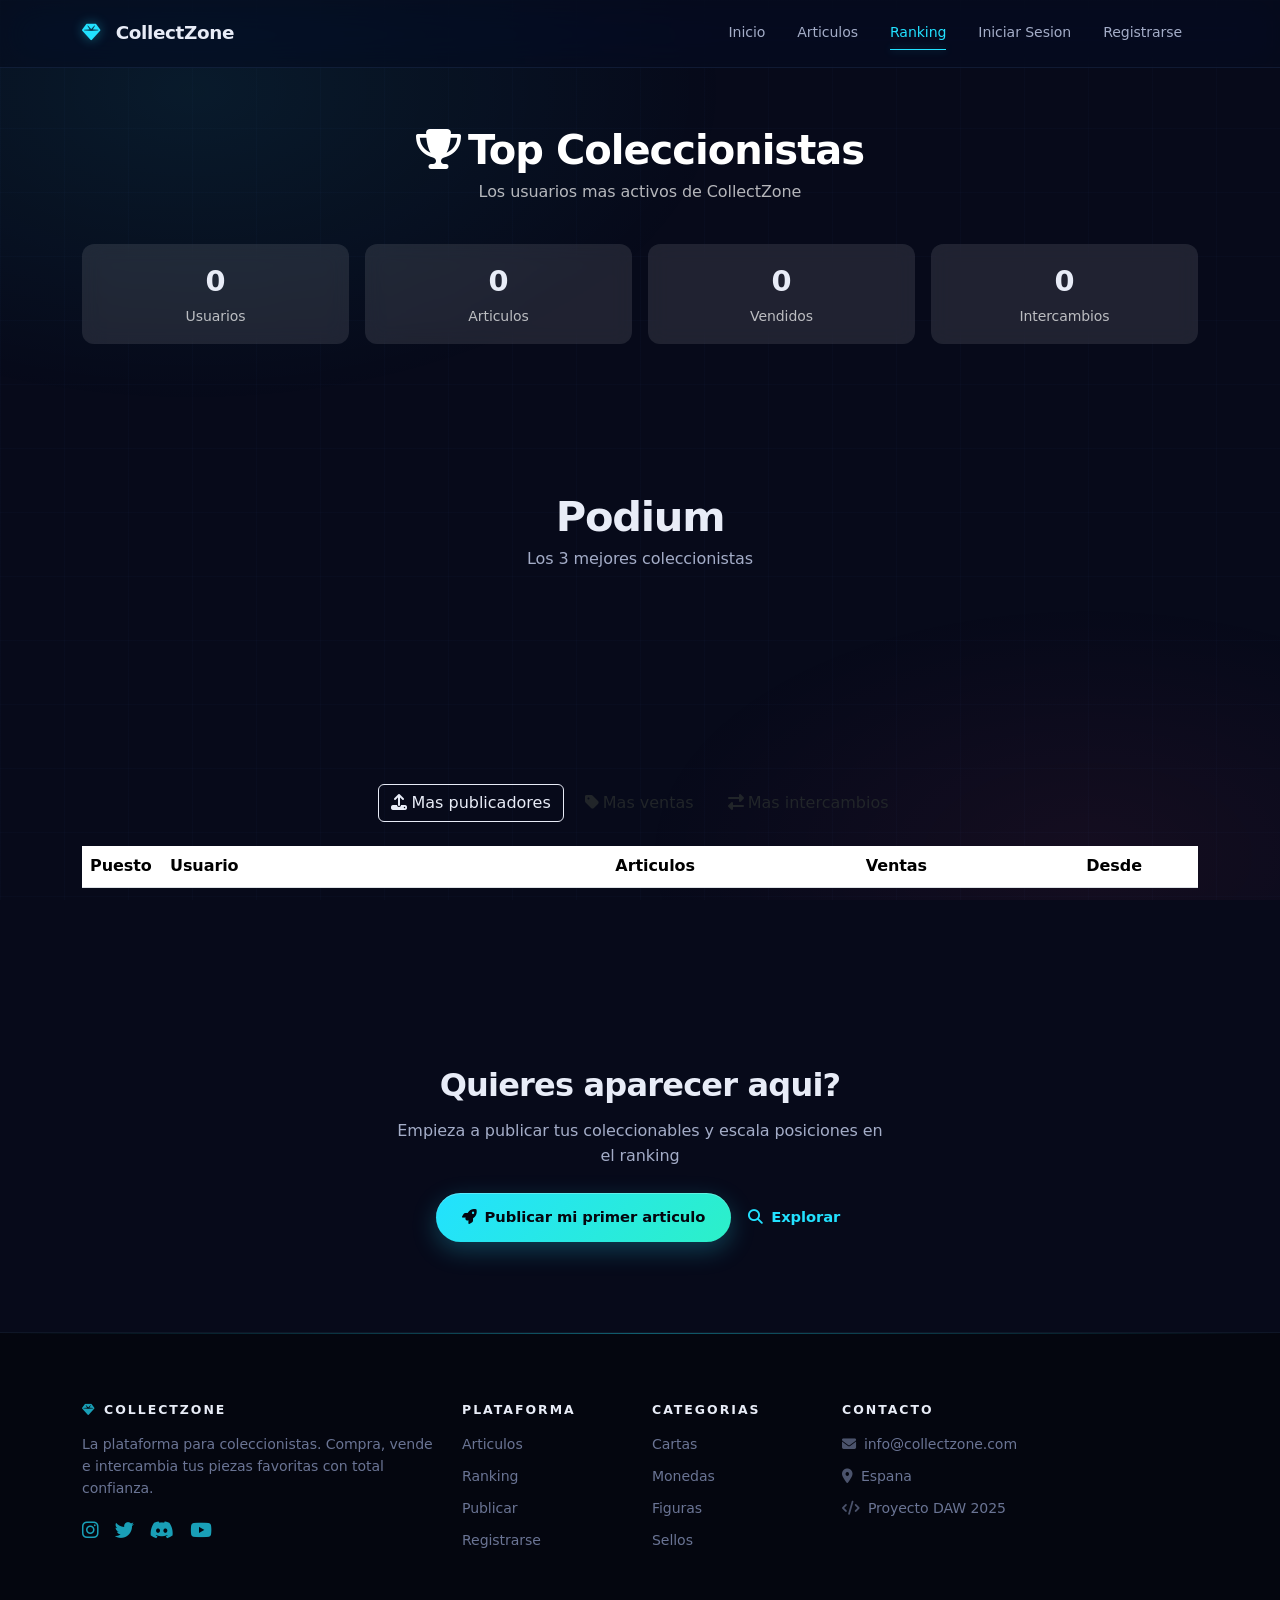
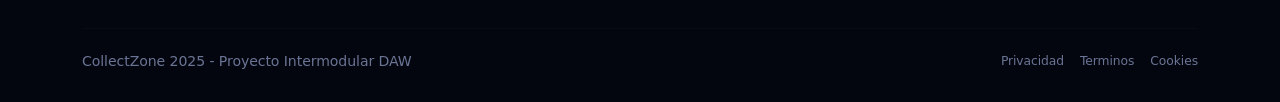
<file: collectzone-frontend/ranking.html>
﻿
<!DOCTYPE html>
<html lang="es">
<head>
    <meta charset="UTF-8">
    <meta name="viewport" content="width=device-width, initial-scale=1.0">
    <title>Ranking - CollectZone</title>
    <link href="https://cdn.jsdelivr.net/npm/bootstrap@5.3.0/dist/css/bootstrap.min.css" rel="stylesheet">
    <link rel="stylesheet" href="https://cdnjs.cloudflare.com/ajax/libs/font-awesome/6.4.0/css/all.min.css">
    <link rel="stylesheet" href="css/styles.css">
</head>
<body>

    <!-- NAVBAR -->
    <nav class="navbar navbar-expand-lg navbar-custom">
        <div class="container">
            <a class="navbar-brand" href="index.html"><i class="fas fa-gem me-2"></i>CollectZone</a>
            <button class="navbar-toggler" type="button" data-bs-toggle="collapse" data-bs-target="#navbarNav" style="border-color: rgba(255,255,255,0.3);">
                <span class="navbar-toggler-icon" style="filter: invert(1);"></span>
            </button>
            <div class="collapse navbar-collapse" id="navbarNav">
                <ul class="navbar-nav ms-auto align-items-center">
                    <li class="nav-item"><a class="nav-link" href="index.html">Inicio</a></li>
                    <li class="nav-item"><a class="nav-link" href="articulos.html">Articulos</a></li>
                    <li class="nav-item"><a class="nav-link active" href="ranking.html">Ranking</a></li>
                    <li class="nav-item" id="publicarBtn" style="display:none;"><a class="nav-link" href="crear-articulo.html">Publicar</a></li>
                    <li class="nav-item" id="misArticulosBtn" style="display:none;"><a class="nav-link" href="mis-articulos.html">Mis Articulos</a></li>
                    <li class="nav-item" id="favoritosBtn" style="display:none;"><a class="nav-link" href="favoritos.html"><i class="fas fa-heart me-1"></i></a></li>
                    <li class="nav-item" id="carritoBtn" style="display:none;">
                        <a class="nav-link" href="carrito.html" style="position:relative;">
                            <i class="fas fa-shopping-cart me-1"></i>
                            <span id="carritoCount" class="badge rounded-pill" style="background:var(--accent); color:white; font-size:0.6rem; position:absolute; top:0; right:-8px; display:none;">0</span>
                        </a>
                    </li>
                    <li class="nav-item" id="intercambiosBtn" style="display:none;"><a class="nav-link" href="intercambios.html"><i class="fas fa-exchange-alt me-1"></i></a></li>
                    <li class="nav-item" id="adminBtn" style="display:none;"><a class="nav-link" href="admin.html"><i class="fas fa-shield-halved me-1"></i>Admin</a></li>
                    <li class="nav-item" id="loginBtn"><a class="nav-link" href="login.html">Iniciar Sesion</a></li>
                    <li class="nav-item" id="registerBtn"><a class="nav-link" href="registro.html">Registrarse</a></li>
                    <li class="nav-item" id="userInfo" style="display:none;">
                        <span class="nav-link" style="color: var(--accent);"><i class="fas fa-user-circle me-1"></i><span id="userName"></span></span>
                    </li>
                    <li class="nav-item" id="logoutBtn" style="display:none;">
                        <a class="nav-link" href="#" onclick="cerrarSesion()" style="color: rgba(255,255,255,0.6);"><i class="fas fa-sign-out-alt me-1"></i>Salir</a>
                    </li>
                </ul>
            </div>
        </div>
    </nav>

    <!-- HERO -->
    <section style="background: linear-gradient(135deg, var(--primary), var(--secondary)); padding: 60px 0; position:relative; overflow:hidden;">
        <div style="position:absolute; inset:0; background-image: var(--web-pattern); background-size: 60px 60px; opacity:0.3;"></div>
        <div class="container position-relative text-center">
            <div class="hero-line mx-auto"></div>
            <h1 style="color:white; font-size:2.5rem; font-weight:900;">
                <i class="fas fa-trophy me-2" style="color:var(--gold);"></i>Top <span style="color:var(--accent);">Coleccionistas</span>
            </h1>
            <p style="color:rgba(255,255,255,0.7);">Los usuarios mas activos de CollectZone</p>

            <!-- STATS ALTAS -->
            <div class="row justify-content-center mt-4 g-3">
                <div class="col-6 col-md-3">
                    <div style="background:rgba(255,255,255,0.1); border-radius:12px; padding:15px; backdrop-filter:blur(10px);">
                        <div style="color:var(--accent); font-size:1.8rem; font-weight:900;" id="heroTotalUsuarios">0</div>
                        <small style="color:rgba(255,255,255,0.7);">Usuarios</small>
                    </div>
                </div>
                <div class="col-6 col-md-3">
                    <div style="background:rgba(255,255,255,0.1); border-radius:12px; padding:15px; backdrop-filter:blur(10px);">
                        <div style="color:var(--accent); font-size:1.8rem; font-weight:900;" id="heroTotalArticulos">0</div>
                        <small style="color:rgba(255,255,255,0.7);">Articulos</small>
                    </div>
                </div>
                <div class="col-6 col-md-3">
                    <div style="background:rgba(255,255,255,0.1); border-radius:12px; padding:15px; backdrop-filter:blur(10px);">
                        <div style="color:var(--gold); font-size:1.8rem; font-weight:900;" id="heroTotalVendidos">0</div>
                        <small style="color:rgba(255,255,255,0.7);">Vendidos</small>
                    </div>
                </div>
                <div class="col-6 col-md-3">
                    <div style="background:rgba(255,255,255,0.1); border-radius:12px; padding:15px; backdrop-filter:blur(10px);">
                        <div style="color:var(--blue); font-size:1.8rem; font-weight:900;" id="heroTotalIntercambios">0</div>
                        <small style="color:rgba(255,255,255,0.7);">Intercambios</small>
                    </div>
                </div>
            </div>
        </div>
    </section>

    <!-- PODIUM TOP 3 -->
    <section class="py-5" style="background:var(--white);">
        <div class="container">
            <h2 class="section-title text-center mb-2">Podium</h2>
            <p class="text-center text-muted mb-5">Los 3 mejores coleccionistas</p>
            <div class="row justify-content-center g-3" id="podiumContainer"></div>
        </div>
    </section>

    <!-- TABS DE RANKING -->
    <section class="py-5" style="background:var(--light);">
        <div class="container">
            <ul class="nav nav-pills gap-2 mb-4 justify-content-center" id="rankTabs">
                <li class="nav-item"><button class="btn filtro-rapido active" onclick="showRankTab('publicadores')" id="tab-publicadores"><i class="fas fa-upload me-1"></i>Mas publicadores</button></li>
                <li class="nav-item"><button class="btn filtro-rapido" onclick="showRankTab('vendedores')" id="tab-vendedores"><i class="fas fa-tag me-1"></i>Mas ventas</button></li>
                <li class="nav-item"><button class="btn filtro-rapido" onclick="showRankTab('intercambios')" id="tab-intercambios"><i class="fas fa-exchange-alt me-1"></i>Mas intercambios</button></li>
            </ul>

            <div class="tabla-custom">
                <table class="table table-hover mb-0">
                    <thead>
                        <tr>
                            <th style="width:80px;">Puesto</th>
                            <th>Usuario</th>
                            <th class="text-end">Articulos</th>
                            <th class="text-end">Ventas</th>
                            <th class="text-end">Desde</th>
                            <th></th>
                        </tr>
                    </thead>
                    <tbody id="rankingTabla"></tbody>
                </table>
            </div>
        </div>
    </section>

    <!-- CTA -->
    <section class="py-5" style="background: var(--white);">
        <div class="container text-center">
            <h2 class="fw-bold mb-3" style="color:var(--primary); font-size:2rem;">Quieres aparecer aqui?</h2>
            <p class="text-muted mb-4" style="max-width:500px; margin:0 auto;">
                Empieza a publicar tus coleccionables y escala posiciones en el ranking
            </p>
            <a href="crear-articulo.html" class="btn-accent me-2">
                <i class="fas fa-rocket me-2"></i>Publicar mi primer articulo
            </a>
            <a href="articulos.html" class="btn-outline-spider">
                <i class="fas fa-search me-2"></i>Explorar
            </a>
        </div>
    </section>

    <!-- FOOTER -->
    <footer class="footer">
        <div class="container">
            <div class="row">
                <div class="col-lg-4 mb-4">
                    <h5><i class="fas fa-gem me-2"></i>CollectZone</h5>
                    <p>La plataforma para coleccionistas. Compra, vende e intercambia tus piezas favoritas con total confianza.</p>
                    <div class="d-flex gap-3 mt-3">
                        <a href="#" style="color:var(--accent); font-size:1.2rem;"><i class="fab fa-instagram"></i></a>
                        <a href="#" style="color:var(--accent); font-size:1.2rem;"><i class="fab fa-twitter"></i></a>
                        <a href="#" style="color:var(--accent); font-size:1.2rem;"><i class="fab fa-discord"></i></a>
                        <a href="#" style="color:var(--accent); font-size:1.2rem;"><i class="fab fa-youtube"></i></a>
                    </div>
                </div>
                <div class="col-6 col-lg-2 mb-4">
                    <h5>Plataforma</h5>
                    <ul class="list-unstyled">
                        <li><a href="articulos.html">Articulos</a></li>
                        <li><a href="ranking.html">Ranking</a></li>
                        <li><a href="crear-articulo.html">Publicar</a></li>
                        <li><a href="registro.html">Registrarse</a></li>
                    </ul>
                </div>
                <div class="col-6 col-lg-2 mb-4">
                    <h5>Categorias</h5>
                    <ul class="list-unstyled">
                        <li><a href="articulos.html?categoria=CARTAS">Cartas</a></li>
                        <li><a href="articulos.html?categoria=MONEDAS">Monedas</a></li>
                        <li><a href="articulos.html?categoria=FIGURAS">Figuras</a></li>
                        <li><a href="articulos.html?categoria=SELLOS">Sellos</a></li>
                    </ul>
                </div>
                <div class="col-lg-4 mb-4">
                    <h5>Contacto</h5>
                    <ul class="list-unstyled">
                        <li><i class="fas fa-envelope me-2" style="color:var(--accent);"></i>info@collectzone.com</li>
                        <li class="mt-2"><i class="fas fa-map-marker-alt me-2" style="color:var(--accent);"></i>Espana</li>
                        <li class="mt-2"><i class="fas fa-code me-2" style="color:var(--accent);"></i>Proyecto DAW 2025</li>
                    </ul>
                </div>
            </div>
            <hr>
            <div class="d-flex justify-content-between align-items-center flex-wrap">
                <p class="mb-0">CollectZone 2025 - Proyecto Intermodular DAW</p>
                <div class="d-flex gap-3">
                    <a href="#" class="small">Privacidad</a>
                    <a href="#" class="small">Terminos</a>
                    <a href="#" class="small">Cookies</a>
                </div>
            </div>
        </div>
    </footer>

    <script src="https://cdn.jsdelivr.net/npm/bootstrap@5.3.0/dist/js/bootstrap.bundle.min.js"></script>
    <script src="js/api.js"></script>
    <script src="js/app.js"></script>
    <script>
        let rankingData = [];

        document.addEventListener("DOMContentLoaded", async () => {
            try {
                const [usuarios, articulos] = await Promise.all([
                    UsuarioAPI.obtenerTodos(),
                    ArticuloAPI.obtenerTodos()
                ]);

                // Stats del hero
                document.getElementById("heroTotalUsuarios").textContent = usuarios.filter(u => u.rol !== "ADMIN").length;
                document.getElementById("heroTotalArticulos").textContent = articulos.length;
                document.getElementById("heroTotalVendidos").textContent = articulos.filter(a => a.estado === "VENDIDO").length;
                document.getElementById("heroTotalIntercambios").textContent = articulos.filter(a => a.estado === "INTERCAMBIO").length;

                // Calcular contadores por usuario
                const conteo = {}, ventas = {}, intercambios = {};
                articulos.forEach(a => {
                    const uid = a.usuario?.id;
                    if (!uid) return;
                    conteo[uid] = (conteo[uid] || 0) + 1;
                    if (a.estado === "VENDIDO") ventas[uid] = (ventas[uid] || 0) + 1;
                    if (a.estado === "INTERCAMBIO") intercambios[uid] = (intercambios[uid] || 0) + 1;
                });

                rankingData = usuarios
                    .filter(u => u.rol !== "ADMIN")
                    .map(u => ({
                        ...u,
                        total: conteo[u.id] || 0,
                        ventas: ventas[u.id] || 0,
                        intercambios: intercambios[u.id] || 0
                    }));

                // Renderizar podio y tabla inicial
                renderPodio();
                showRankTab('publicadores');

            } catch(e) { console.error(e); }
        });

        function renderPodio() {
            const podium = document.getElementById("podiumContainer");
            const top3 = [...rankingData].sort((a, b) => b.total - a.total).slice(0, 3);
            const medals = ['fa-crown', 'fa-medal', 'fa-award'];
            const posClasses = ['ranking-1', 'ranking-2', 'ranking-3'];
            const sizes = ['transform:scale(1.1);', '', ''];
            const order = [1, 0, 2]; // Segundo - Primero - Tercero

            if (top3.length === 0) {
                podium.innerHTML = '<div class="col-12 text-center text-muted py-4">No hay usuarios aun</div>';
                return;
            }

            podium.innerHTML = order.map(idx => {
                const u = top3[idx];
                if (!u) return '';
                return `
                    <div class="col-md-4">
                        <div class="ranking-card fade-in text-center" style="padding:30px 20px; ${sizes[idx]} cursor:pointer;" onclick="verPerfilUsuario(${u.id})">
                            <div class="ranking-position ${posClasses[idx]}" style="margin:0 auto 15px; font-size:1.5rem;"><i class="fas ${medals[idx]}"></i></div>
                            <div style="width:80px; height:80px; border-radius:50%; background:var(--secondary); color:white; display:flex; align-items:center; justify-content:center; font-weight:bold; font-size:2rem; margin:0 auto 15px;">${u.nombre.charAt(0).toUpperCase()}</div>
                            <h5 class="fw-bold mb-1" style="color:var(--primary);">${u.nombre}</h5>
                            <small class="text-muted d-block mb-2">${u.email}</small>
                            <div class="fw-bold" style="color:var(--accent); font-size:2rem;">${u.total}</div>
                            <small class="text-muted">articulos</small>
                            <div class="d-flex justify-content-center gap-3 mt-2 pt-2 border-top">
                                <small class="text-muted"><i class="fas fa-tag me-1" style="color:var(--accent);"></i>${u.ventas} ventas</small>
                                <small class="text-muted"><i class="fas fa-exchange-alt me-1" style="color:var(--blue);"></i>${u.intercambios}</small>
                            </div>
                        </div>
                    </div>`;
            }).join("");
        }

        function showRankTab(tipo) {
            document.querySelectorAll('#rankTabs .filtro-rapido').forEach(b => b.classList.remove('active'));
            document.getElementById('tab-' + tipo).classList.add('active');

            let sorted;
            if (tipo === 'publicadores') sorted = [...rankingData].sort((a, b) => b.total - a.total);
            else if (tipo === 'vendedores') sorted = [...rankingData].sort((a, b) => b.ventas - a.ventas);
            else sorted = [...rankingData].sort((a, b) => b.intercambios - a.intercambios);

            renderTabla(sorted);
        }

        function renderTabla(ranking) {
            const tabla = document.getElementById("rankingTabla");
            if (ranking.length === 0) {
                tabla.innerHTML = '<tr><td colspan="6" class="text-center text-muted py-4">No hay usuarios aun.</td></tr>';
                return;
            }

            tabla.innerHTML = ranking.map((u, i) => {
                const fecha = u.fechaRegistro ? new Date(u.fechaRegistro).toLocaleDateString('es-ES') : '-';
                const posColor = i < 3 ? 'color:var(--accent); font-weight:900;' : 'color:var(--gray);';
                const medal = i === 0 ? '<i class="fas fa-crown" style="color:var(--gold);"></i>'
                            : i === 1 ? '<i class="fas fa-medal" style="color:#C0C0C0;"></i>'
                            : i === 2 ? '<i class="fas fa-award" style="color:#CD7F32;"></i>'
                            : `#${i+1}`;

                return `
                    <tr style="cursor:pointer;" onclick="verPerfilUsuario(${u.id})">
                        <td><span style="${posColor} font-size:1.1rem;">${medal}</span></td>
                        <td>
                            <div class="d-flex align-items-center gap-2">
                                <div style="width:40px; height:40px; border-radius:50%; background:var(--secondary); color:white; display:flex; align-items:center; justify-content:center; font-weight:bold;">${u.nombre.charAt(0).toUpperCase()}</div>
                                <div>
                                    <strong style="color:var(--primary);">${u.nombre}</strong><br>
                                    <small class="text-muted">${u.email}</small>
                                </div>
                            </div>
                        </td>
                        <td class="text-end"><strong style="color:var(--accent); font-size:1.1rem;">${u.total}</strong></td>
                        <td class="text-end">
                            <span class="badge bg-success">${u.ventas} ventas</span>
                            <span class="badge bg-primary ms-1">${u.intercambios} int.</span>
                        </td>
                        <td class="text-end"><small class="text-muted">${fecha}</small></td>
                        <td class="text-end"><i class="fas fa-arrow-right" style="color:var(--gray);"></i></td>
                    </tr>`;
            }).join("");
        }
    </script>
</body>
</html
</file>
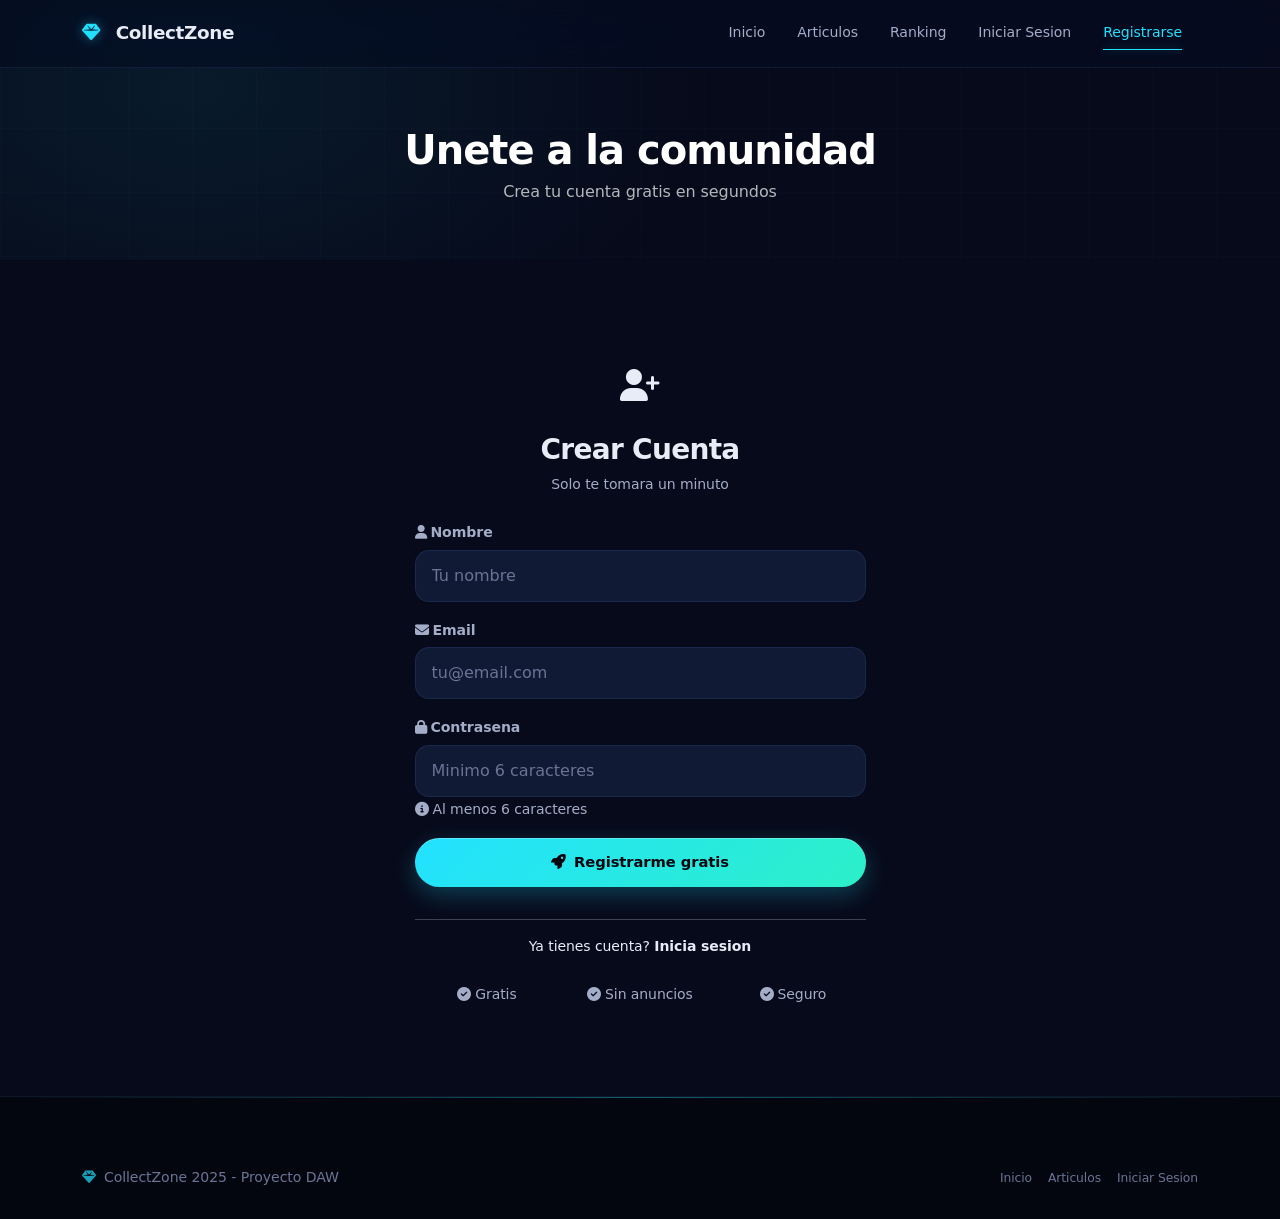
<file: collectzone-frontend/registro.html>
﻿<!DOCTYPE html>
<html lang="es">
<head>
    <meta charset="UTF-8">
    <meta name="viewport" content="width=device-width, initial-scale=1.0">
    <title>Registro - CollectZone</title>
    <link href="https://cdn.jsdelivr.net/npm/bootstrap@5.3.0/dist/css/bootstrap.min.css" rel="stylesheet">
    <link rel="stylesheet" href="https://cdnjs.cloudflare.com/ajax/libs/font-awesome/6.4.0/css/all.min.css">
    <link rel="stylesheet" href="css/styles.css">
</head>
<body>

    <!-- NAVBAR -->
    <nav class="navbar navbar-expand-lg navbar-custom">
        <div class="container">
            <a class="navbar-brand" href="index.html"><i class="fas fa-gem me-2"></i>CollectZone</a>
            <button class="navbar-toggler" type="button" data-bs-toggle="collapse" data-bs-target="#navbarNav" style="border-color: rgba(255,255,255,0.3);">
                <span class="navbar-toggler-icon" style="filter: invert(1);"></span>
            </button>
            <div class="collapse navbar-collapse" id="navbarNav">
                <ul class="navbar-nav ms-auto align-items-center">
                    <li class="nav-item"><a class="nav-link" href="index.html">Inicio</a></li>
                    <li class="nav-item"><a class="nav-link" href="articulos.html">Articulos</a></li>
                    <li class="nav-item"><a class="nav-link" href="ranking.html">Ranking</a></li>
                    <li class="nav-item" id="publicarBtn" style="display:none;"><a class="nav-link" href="crear-articulo.html">Publicar</a></li>
                    <li class="nav-item" id="misArticulosBtn" style="display:none;"><a class="nav-link" href="mis-articulos.html">Mis Articulos</a></li>
                    <li class="nav-item" id="favoritosBtn" style="display:none;"><a class="nav-link" href="favoritos.html"><i class="fas fa-heart me-1"></i></a></li>
                    <li class="nav-item" id="carritoBtn" style="display:none;">
                        <a class="nav-link" href="carrito.html" style="position:relative;">
                            <i class="fas fa-shopping-cart me-1"></i>
                            <span id="carritoCount" class="badge rounded-pill" style="background:var(--accent); color:white; font-size:0.6rem; position:absolute; top:0; right:-8px; display:none;">0</span>
                        </a>
                    </li>
                    <li class="nav-item" id="intercambiosBtn" style="display:none;"><a class="nav-link" href="intercambios.html"><i class="fas fa-exchange-alt me-1"></i></a></li>
                    <li class="nav-item" id="adminBtn" style="display:none;"><a class="nav-link" href="admin.html"><i class="fas fa-shield-halved me-1"></i>Admin</a></li>
                    <li class="nav-item" id="loginBtn"><a class="nav-link" href="login.html">Iniciar Sesion</a></li>
                    <li class="nav-item" id="registerBtn"><a class="nav-link active" href="registro.html">Registrarse</a></li>
                    <li class="nav-item" id="userInfo" style="display:none;">
                        <span class="nav-link" style="color: var(--accent);"><i class="fas fa-user-circle me-1"></i><span id="userName"></span></span>
                    </li>
                    <li class="nav-item" id="logoutBtn" style="display:none;">
                        <a class="nav-link" href="#" onclick="cerrarSesion()" style="color: rgba(255,255,255,0.6);"><i class="fas fa-sign-out-alt me-1"></i>Salir</a>
                    </li>
                </ul>
            </div>
        </div>
    </nav>

    <!-- HERO -->
    <section style="background: linear-gradient(135deg, var(--primary), var(--secondary)); padding: 60px 0 100px; position:relative; overflow:hidden;">
        <div style="position:absolute; inset:0; background-image: var(--web-pattern); background-size: 60px 60px; opacity:0.3;"></div>
        <div class="container position-relative text-center">
            <div class="hero-line mx-auto"></div>
            <h1 style="color:white; font-size:2.5rem; font-weight:900;">Unete a la <span style="color:var(--accent);">comunidad</span></h1>
            <p style="color:rgba(255,255,255,0.7);">Crea tu cuenta gratis en segundos</p>
        </div>
    </section>

    <!-- FORMULARIO -->
    <section class="py-5" style="margin-top:-60px; position:relative; z-index:2;">
        <div class="container">
            <div class="row justify-content-center">
                <div class="col-md-6 col-lg-5">
                    <div class="auth-card fade-in">
                        <div class="text-center mb-4">
                            <div style="width:70px; height:70px; border-radius:50%; background:var(--accent-light); display:flex; align-items:center; justify-content:center; margin:0 auto 15px;">
                                <i class="fas fa-user-plus fa-2x" style="color:var(--accent);"></i>
                            </div>
                            <h3 class="fw-bold" style="color:var(--primary);">Crear Cuenta</h3>
                            <p class="text-muted small mb-0">Solo te tomara un minuto</p>
                        </div>
                        <form id="registroForm">
                            <div class="mb-3">
                                <label class="form-label fw-semibold"><i class="fas fa-user me-1" style="color:var(--accent);"></i>Nombre</label>
                                <input type="text" id="nombre" class="form-control" placeholder="Tu nombre" required minlength="3">
                            </div>
                            <div class="mb-3">
                                <label class="form-label fw-semibold"><i class="fas fa-envelope me-1" style="color:var(--accent);"></i>Email</label>
                                <input type="email" id="email" class="form-control" placeholder="tu@email.com" required>
                            </div>
                            <div class="mb-3">
                                <label class="form-label fw-semibold"><i class="fas fa-lock me-1" style="color:var(--accent);"></i>Contrasena</label>
                                <input type="password" id="password" class="form-control" placeholder="Minimo 6 caracteres" required minlength="6">
                                <small class="text-muted"><i class="fas fa-info-circle me-1"></i>Al menos 6 caracteres</small>
                            </div>
                            <div id="errorMsg" class="alert alert-danger d-flex align-items-center" style="display:none !important;"><i class="fas fa-exclamation-circle me-2"></i><span></span></div>
                            <div id="okMsg" class="alert alert-success d-flex align-items-center" style="display:none !important;"><i class="fas fa-check-circle me-2"></i><span></span></div>
                            <button type="submit" class="btn-accent w-100 mb-3"><i class="fas fa-rocket me-2"></i>Registrarme gratis</button>
                        </form>
                        <hr>
                        <p class="text-center mb-0 small">
                            Ya tienes cuenta?
                            <a href="login.html" style="color:var(--accent); font-weight:600;">Inicia sesion</a>
                        </p>
                    </div>

                    <!-- BENEFICIOS -->
                    <div class="row g-2 mt-3 text-center">
                        <div class="col-4"><small class="text-muted"><i class="fas fa-check-circle me-1" style="color:var(--success);"></i>Gratis</small></div>
                        <div class="col-4"><small class="text-muted"><i class="fas fa-check-circle me-1" style="color:var(--success);"></i>Sin anuncios</small></div>
                        <div class="col-4"><small class="text-muted"><i class="fas fa-check-circle me-1" style="color:var(--success);"></i>Seguro</small></div>
                    </div>
                </div>
            </div>
        </div>
    </section>

    <!-- FOOTER -->
    <footer class="footer">
        <div class="container">
            <div class="d-flex justify-content-between align-items-center flex-wrap">
                <p class="mb-0"><i class="fas fa-gem me-2"></i>CollectZone 2025 - Proyecto DAW</p>
                <div class="d-flex gap-3">
                    <a href="index.html" class="small">Inicio</a>
                    <a href="articulos.html" class="small">Articulos</a>
                    <a href="login.html" class="small">Iniciar Sesion</a>
                </div>
            </div>
        </div>
    </footer>

    <script src="https://cdn.jsdelivr.net/npm/bootstrap@5.3.0/dist/js/bootstrap.bundle.min.js"></script>
    <script src="js/api.js"></script>
    <script src="js/app.js"></script>
    <script>
        // Auto-redirect si ya esta logueado
        if (getUsuarioActual()) {
            window.location.href = "index.html";
        }

        document.getElementById("registroForm").addEventListener("submit", async (e) => {
            e.preventDefault();
            const nombre = document.getElementById("nombre").value;
            const email = document.getElementById("email").value;
            const password = document.getElementById("password").value;
            const errorBox = document.getElementById("errorMsg");
            const okBox = document.getElementById("okMsg");
            errorBox.style.display = "none";
            okBox.style.display = "none";

            try {
                const res = await AuthAPI.registro({ nombre, email, password });

                if (res && res.usuario && res.usuario.id) {
                    // Guardamos token y usuario -> queda logueado directamente
                    localStorage.setItem("token", res.token);
                    localStorage.setItem("usuario", JSON.stringify(res.usuario));

                    okBox.querySelector("span").textContent = "Cuenta creada! Entrando...";
                    okBox.style.display = "flex";
                    setTimeout(() => window.location.href = "index.html", 1500);
                } else {
                    errorBox.querySelector("span").textContent = res.mensaje || "No se pudo crear la cuenta";
                    errorBox.style.display = "flex";
                }
            } catch(err) {
                errorBox.querySelector("span").textContent = err.message || "Error al registrarse";
                errorBox.style.display = "flex";
            }
        });
    </script>
</body>
</html>
</file>
<file: collectzone-frontend/css/styles.css>
📄 css/styles.css (parte 1 de 2 — copia las dos partes juntas en el mismo archivo)
/* ==========================================================================
   COLLECTZONE - DARK CYBERPUNK SUTIL
   Paleta: midnight blue + cian/turquesa
   Tipografia: Sora (display) + JetBrains Mono (mono/tags)
   ========================================================================== */

:root {
    --bg-0:        #04060f;
    --bg-1:        #070a1a;
    --bg-2:        #0b1126;
    --bg-3:        #111a35;
    --bg-4:        #18234a;

    --cyan:        #22e1ff;
    --cyan-soft:   #5fefff;
    --cyan-glow:   rgba(34, 225, 255, 0.45);
    --teal:        #2cf0c8;
    --magenta:     #ff4d8d;
    --violet:      #8b6dff;
    --amber:       #ffb547;
    --green:       #34e3a4;

    --text-primary:   #e8ecf7;
    --text-secondary: #a4adc8;
    --text-tertiary:  #6a7494;
    --text-dim:       #4a5374;

    --border:        rgba(108, 165, 255, 0.10);
    --border-soft:   rgba(108, 165, 255, 0.06);
    --border-strong: rgba(34, 225, 255, 0.35);

    --glass:         rgba(8, 12, 28, 0.62);
    --shadow-md:     0 12px 40px rgba(0, 0, 0, 0.55);
    --shadow-lg:     0 24px 80px rgba(0, 0, 0, 0.65);
    --shadow-cyan:   0 0 28px var(--cyan-glow);

    --font-display: 'Sora', system-ui, sans-serif;
    --font-mono:    'JetBrains Mono', ui-monospace, monospace;

    --ease:    cubic-bezier(0.22, 0.61, 0.36, 1);
    --ease-in: cubic-bezier(0.4, 0, 0.2, 1);

    --radius-sm: 8px;
    --radius-md: 14px;
    --radius-lg: 20px;
    --radius-xl: 28px;
}

* { margin: 0; padding: 0; box-sizing: border-box; }
html { scroll-behavior: smooth; }

body {
    font-family: var(--font-display);
    background: var(--bg-1);
    color: var(--text-primary);
    line-height: 1.55;
    letter-spacing: -0.005em;
    overflow-x: hidden;
    -webkit-font-smoothing: antialiased;
    -moz-osx-font-smoothing: grayscale;
    position: relative;
}

body::before {
    content: '';
    position: fixed;
    inset: 0;
    background-image:
        linear-gradient(rgba(108, 165, 255, 0.025) 1px, transparent 1px),
        linear-gradient(90deg, rgba(108, 165, 255, 0.025) 1px, transparent 1px);
    background-size: 64px 64px;
    pointer-events: none;
    z-index: 0;
}

body::after {
    content: '';
    position: fixed;
    inset: 0;
    background:
        radial-gradient(60% 50% at 15% 10%, rgba(34, 225, 255, 0.08), transparent 70%),
        radial-gradient(50% 40% at 85% 95%, rgba(255, 77, 141, 0.06), transparent 70%);
    pointer-events: none;
    z-index: 0;
}

main, section, footer, nav { position: relative; z-index: 1; }

h1, h2, h3, h4, h5, h6 {
    font-family: var(--font-display);
    font-weight: 700;
    letter-spacing: -0.025em;
    color: var(--text-primary);
    line-height: 1.1;
}

a { color: var(--cyan); text-decoration: none; transition: color 0.2s var(--ease); }
a:hover { color: var(--cyan-soft); }

::selection { background: var(--cyan); color: var(--bg-0); }

::-webkit-scrollbar { width: 10px; height: 10px; }
::-webkit-scrollbar-track { background: var(--bg-1); }
::-webkit-scrollbar-thumb {
    background: linear-gradient(180deg, var(--bg-4), var(--bg-3));
    border-radius: 10px;
    border: 2px solid var(--bg-1);
}
::-webkit-scrollbar-thumb:hover { background: var(--cyan); }

/* ===== NAVBAR ===== */
.navbar-custom {
    background: var(--glass) !important;
    backdrop-filter: saturate(180%) blur(22px);
    -webkit-backdrop-filter: saturate(180%) blur(22px);
    border-bottom: 1px solid var(--border);
    padding: 14px 0;
    transition: background 0.3s var(--ease);
}
.navbar-custom .navbar-brand {
    font-family: var(--font-display);
    font-weight: 700;
    font-size: 1.15rem;
    color: var(--text-primary) !important;
    letter-spacing: -0.02em;
    display: inline-flex;
    align-items: center;
    gap: 8px;
}
.navbar-custom .navbar-brand i {
    color: var(--cyan);
    filter: drop-shadow(0 0 6px var(--cyan-glow));
}
.navbar-custom .nav-link {
    color: var(--text-secondary) !important;
    font-size: 0.88rem;
    font-weight: 500;
    padding: 8px 14px !important;
    border-radius: 8px;
    margin: 0 2px;
    transition: all 0.2s var(--ease);
    position: relative;
}
.navbar-custom .nav-link:hover {
    color: var(--text-primary) !important;
    background: rgba(34, 225, 255, 0.06);
}
.navbar-custom .nav-link.active { color: var(--cyan) !important; }
.navbar-custom .nav-link.active::after {
    content: '';
    position: absolute;
    left: 14px; right: 14px; bottom: 2px;
    height: 1px;
    background: var(--cyan);
    box-shadow: 0 0 8px var(--cyan-glow);
}
.navbar-toggler { border-color: var(--border) !important; color: var(--text-primary); }
.navbar-toggler-icon { filter: invert(1) opacity(0.7); }

/* ===== HERO VIDEO ===== */
.hero-video-section {
    position: relative;
    width: 100%;
    height: 100vh;
    min-height: 640px;
    max-height: 880px;
    overflow: hidden;
    margin-top: 60px;
    background: var(--bg-0);
}

.cyber-bg {
    position: absolute;
    inset: 0;
    z-index: 0;
    overflow: hidden;
    background:
        radial-gradient(ellipse at 20% 30%, rgba(34, 225, 255, 0.18), transparent 55%),
        radial-gradient(ellipse at 80% 70%, rgba(139, 109, 255, 0.18), transparent 55%),
        radial-gradient(ellipse at 50% 100%, rgba(44, 240, 200, 0.12), transparent 55%),
        linear-gradient(180deg, #04060f 0%, #0a1024 50%, #04060f 100%);
}
.cyber-grid {
    position: absolute;
    inset: -20%;
    background-image:
        linear-gradient(rgba(34, 225, 255, 0.08) 1px, transparent 1px),
        linear-gradient(90deg, rgba(34, 225, 255, 0.08) 1px, transparent 1px);
    background-size: 56px 56px;
    mask-image: radial-gradient(ellipse at center, black 30%, transparent 75%);
    -webkit-mask-image: radial-gradient(ellipse at center, black 30%, transparent 75%);
    transform: perspective(800px) rotateX(55deg) translateY(20%);
    animation: gridMove 22s linear infinite;
}
@keyframes gridMove {
    from { background-position: 0 0; }
    to   { background-position: 0 56px; }
}
.cyber-orb {
    position: absolute;
    border-radius: 50%;
    filter: blur(70px);
    opacity: 0.55;
    will-change: transform;
}
.cyber-orb-1 {
    width: 420px; height: 420px;
    background: radial-gradient(circle, var(--cyan), transparent 70%);
    top: 12%; left: 8%;
    animation: orbFloat1 16s ease-in-out infinite;
}
.cyber-orb-2 {
    width: 360px; height: 360px;
    background: radial-gradient(circle, var(--violet), transparent 70%);
    bottom: 8%; right: 10%;
    animation: orbFloat2 19s ease-in-out infinite;
}
.cyber-orb-3 {
    width: 300px; height: 300px;
    background: radial-gradient(circle, var(--teal), transparent 70%);
    top: 55%; left: 45%;
    animation: orbFloat3 22s ease-in-out infinite;
}
@keyframes orbFloat1 { 0%,100%{transform:translate(0,0) scale(1);} 50%{transform:translate(60px,40px) scale(1.15);} }
@keyframes orbFloat2 { 0%,100%{transform:translate(0,0) scale(1);} 50%{transform:translate(-50px,-60px) scale(1.1);} }
@keyframes orbFloat3 { 0%,100%{transform:translate(0,0) scale(0.9);} 50%{transform:translate(40px,-50px) scale(1.05);} }
.cyber-scan {
    position: absolute;
    inset: 0;
    background: repeating-linear-gradient(0deg, rgba(255,255,255,0.018) 0px, rgba(255,255,255,0.018) 1px, transparent 1px, transparent 3px);
    mix-blend-mode: overlay;
    pointer-events: none;
}

.hero-video-bg {
    position: absolute;
    inset: 0;
    width: 100%;
    height: 100%;
    object-fit: cover;
    z-index: 1;
    opacity: 0.55;
    filter: saturate(110%) contrast(105%) hue-rotate(-10deg);
}
.hero-video-section::before {
    content: '';
    position: absolute;
    inset: 0;
    background: linear-gradient(180deg, rgba(4,6,15,0.35) 0%, rgba(4,6,15,0.55) 60%, var(--bg-1) 100%);
    z-index: 2;
}
.hero-video-section::after {
    content: '';
    position: absolute;
    inset: 0;
    background: repeating-linear-gradient(0deg, rgba(255,255,255,0.012) 0px, rgba(255,255,255,0.012) 1px, transparent 1px, transparent 3px);
    pointer-events: none;
    z-index: 3;
    mix-blend-mode: overlay;
}
.hero-video-content {
    position: relative;
    z-index: 4;
    height: 100%;
    display: flex;
    flex-direction: column;
    justify-content: center;
    align-items: center;
    text-align: center;
    padding: 0 22px;
}
.hero-video-content .eyebrow {
    font-family: var(--font-mono);
    font-size: 0.8rem;
    font-weight: 500;
    color: var(--cyan);
    letter-spacing: 0.28em;
    text-transform: uppercase;
    margin-bottom: 22px;
    display: inline-flex;
    align-items: center;
    gap: 10px;
    padding: 8px 16px;
    background: rgba(34, 225, 255, 0.06);
    border: 1px solid rgba(34, 225, 255, 0.18);
    border-radius: 100px;
    backdrop-filter: blur(8px);
}
.hero-video-content .eyebrow::before {
    content: '';
    width: 6px; height: 6px;
    background: var(--cyan);
    border-radius: 50%;
    box-shadow: 0 0 10px var(--cyan-glow);
    animation: pulseDot 1.8s ease-in-out infinite;
}
@keyframes pulseDot { 0%,100%{opacity:1;transform:scale(1);} 50%{opacity:0.4;transform:scale(0.85);} }
.hero-video-content h1 {
    font-size: clamp(2.6rem, 6.2vw, 5.4rem);
    font-weight: 800;
    line-height: 1;
    letter-spacing: -0.04em;
    margin-bottom: 22px;
    max-width: 980px;
}
.hero-video-content h1 .grad {
    background: linear-gradient(120deg, var(--cyan) 0%, var(--teal) 45%, var(--violet) 100%);
    -webkit-background-clip: text;
    -webkit-text-fill-color: transparent;
    background-clip: text;
}
.hero-video-content p {
    font-size: clamp(1rem, 1.4vw, 1.2rem);
    color: var(--text-secondary);
    max-width: 620px;
    margin-bottom: 38px;
    line-height: 1.6;
}
.hero-video-content .cta-row {
    display: flex;
    gap: 14px;
    flex-wrap: wrap;
    justify-content: center;
}
.hero-scroll-hint {
    position: absolute;
    bottom: 36px;
    left: 50%;
    transform: translateX(-50%);
    z-index: 4;
    color: var(--text-tertiary);
    font-family: var(--font-mono);
    font-size: 0.7rem;
    letter-spacing: 0.3em;
    text-transform: uppercase;
    display: flex;
    flex-direction: column;
    align-items: center;
    gap: 10px;
    opacity: 0.7;
}
.hero-scroll-hint .line {
    width: 1px;
    height: 38px;
    background: linear-gradient(180deg, var(--cyan), transparent);
    animation: scrollLine 2.2s ease-in-out infinite;
}
@keyframes scrollLine {
    0%   { transform: scaleY(0); transform-origin: top; }
    50%  { transform: scaleY(1); transform-origin: top; }
    51%  { transform: scaleY(1); transform-origin: bottom; }
    100% { transform: scaleY(0); transform-origin: bottom; }
}

/* ===== HERO SECUNDARIO ===== */
.hero-section {
    background:
        radial-gradient(60% 50% at 80% 30%, rgba(34, 225, 255, 0.08), transparent 70%),
        radial-gradient(50% 40% at 10% 80%, rgba(139, 109, 255, 0.06), transparent 70%),
        var(--bg-1);
    padding: 100px 0 80px;
    position: relative;
    overflow: hidden;
}
.hero-section h1,
.hero-section h2 {
    font-size: clamp(2.2rem, 4.5vw, 3.6rem) !important;
    font-weight: 800;
    line-height: 1.05;
    letter-spacing: -0.035em;
    margin-bottom: 18px;
}
.hero-section h1 span,
.hero-section h2 span {
    background: linear-gradient(120deg, var(--cyan) 0%, var(--teal) 60%, var(--violet) 100%);
    -webkit-background-clip: text;
    -webkit-text-fill-color: transparent;
    background-clip: text;
}
.hero-section p {
    font-size: 1.1rem;
    line-height: 1.6;
    color: var(--text-secondary);
    font-weight: 400;
}
.hero-line { display: none; }

.apple-eyebrow {
    font-family: var(--font-mono);
    font-size: 0.8rem;
    font-weight: 500;
    color: var(--cyan);
    letter-spacing: 0.22em;
    text-transform: uppercase;
    margin-bottom: 14px;
    display: inline-flex;
    align-items: center;
    gap: 8px;
}
.apple-eyebrow::before {
    content: '*';
    color: var(--cyan);
    font-size: 0.8rem;
    filter: drop-shadow(0 0 4px var(--cyan-glow));
}

.hero-section .row.mt-5 > div > div:first-child {
    font-family: var(--font-mono);
    font-weight: 700;
    font-size: 2.2rem !important;
    color: var(--cyan) !important;
    -webkit-text-fill-color: var(--cyan) !important;
    text-shadow: 0 0 22px rgba(34, 225, 255, 0.35);
}
.hero-section .row.mt-5 small {
    color: var(--text-tertiary);
    font-size: 0.78rem;
    letter-spacing: 0.18em;
    text-transform: uppercase;
    font-family: var(--font-mono);
}

/* ===== BOTONES ===== */
.btn-accent, .btn-blue, .btn-outline-spider {
    display: inline-flex;
    align-items: center;
    justify-content: center;
    padding: 13px 26px;
    border-radius: 100px;
    font-family: var(--font-display);
    font-size: 0.92rem;
    font-weight: 600;
    letter-spacing: -0.005em;
    border: none;
    text-decoration: none;
    transition: all 0.25s var(--ease);
    cursor: pointer;
    position: relative;
    overflow: hidden;
}
.btn-accent {
    background: linear-gradient(135deg, var(--cyan) 0%, var(--teal) 100%);
    color: var(--bg-0) !important;
    box-shadow: 0 8px 24px rgba(34, 225, 255, 0.25), inset 0 1px 0 rgba(255, 255, 255, 0.25);
}
.btn-accent:hover {
    transform: translateY(-2px);
    box-shadow: 0 14px 32px rgba(34, 225, 255, 0.4), inset 0 1px 0 rgba(255, 255, 255, 0.3);
    color: var(--bg-0) !important;
}
.btn-accent:active { transform: translateY(0); }

.btn-blue {
    background: rgba(255, 255, 255, 0.05);
    color: var(--text-primary) !important;
    border: 1px solid var(--border);
    backdrop-filter: blur(8px);
}
.btn-blue:hover {
    background: rgba(34, 225, 255, 0.08);
    border-color: var(--border-strong);
    color: var(--text-primary) !important;
    transform: translateY(-1px);
}

.btn-outline-spider {
    background: transparent;
    color: var(--cyan) !important;
    font-weight: 600;
    padding: 10px 4px;
    border-radius: 0;
}
.btn-outline-spider:hover { color: var(--cyan-soft) !important; }
.btn-outline-spider i { transition: transform 0.25s var(--ease); }
.btn-outline-spider:hover i { transform: translateX(4px); }
/* ==========================================================================
   COLLECTZONE - DARK CYBERPUNK SUTIL
   Paleta: midnight blue + cian/turquesa
   Tipografia: Sora (display) + JetBrains Mono (mono/tags)
   ========================================================================== */

:root {
    --bg-0:        #04060f;
    --bg-1:        #070a1a;
    --bg-2:        #0b1126;
    --bg-3:        #111a35;
    --bg-4:        #18234a;

    --cyan:        #22e1ff;
    --cyan-soft:   #5fefff;
    --cyan-glow:   rgba(34, 225, 255, 0.45);
    --teal:        #2cf0c8;
    --magenta:     #ff4d8d;
    --violet:      #8b6dff;
    --amber:       #ffb547;
    --green:       #34e3a4;

    --text-primary:   #e8ecf7;
    --text-secondary: #a4adc8;
    --text-tertiary:  #6a7494;
    --text-dim:       #4a5374;

    --border:        rgba(108, 165, 255, 0.10);
    --border-soft:   rgba(108, 165, 255, 0.06);
    --border-strong: rgba(34, 225, 255, 0.35);

    --glass:         rgba(8, 12, 28, 0.62);
    --shadow-md:     0 12px 40px rgba(0, 0, 0, 0.55);
    --shadow-lg:     0 24px 80px rgba(0, 0, 0, 0.65);
    --shadow-cyan:   0 0 28px var(--cyan-glow);

    --font-display: 'Sora', system-ui, sans-serif;
    --font-mono:    'JetBrains Mono', ui-monospace, monospace;

    --ease:    cubic-bezier(0.22, 0.61, 0.36, 1);
    --ease-in: cubic-bezier(0.4, 0, 0.2, 1);

    --radius-sm: 8px;
    --radius-md: 14px;
    --radius-lg: 20px;
    --radius-xl: 28px;
}

* { margin: 0; padding: 0; box-sizing: border-box; }
html { scroll-behavior: smooth; }

body {
    font-family: var(--font-display);
    background: var(--bg-1);
    color: var(--text-primary);
    line-height: 1.55;
    letter-spacing: -0.005em;
    overflow-x: hidden;
    -webkit-font-smoothing: antialiased;
    -moz-osx-font-smoothing: grayscale;
    position: relative;
}

body::before {
    content: '';
    position: fixed;
    inset: 0;
    background-image:
        linear-gradient(rgba(108, 165, 255, 0.025) 1px, transparent 1px),
        linear-gradient(90deg, rgba(108, 165, 255, 0.025) 1px, transparent 1px);
    background-size: 64px 64px;
    pointer-events: none;
    z-index: 0;
}

body::after {
    content: '';
    position: fixed;
    inset: 0;
    background:
        radial-gradient(60% 50% at 15% 10%, rgba(34, 225, 255, 0.08), transparent 70%),
        radial-gradient(50% 40% at 85% 95%, rgba(255, 77, 141, 0.06), transparent 70%);
    pointer-events: none;
    z-index: 0;
}

main, section, footer, nav { position: relative; z-index: 1; }

h1, h2, h3, h4, h5, h6 {
    font-family: var(--font-display);
    font-weight: 700;
    letter-spacing: -0.025em;
    color: var(--text-primary);
    line-height: 1.1;
}

a { color: var(--cyan); text-decoration: none; transition: color 0.2s var(--ease); }
a:hover { color: var(--cyan-soft); }

::selection { background: var(--cyan); color: var(--bg-0); }

::-webkit-scrollbar { width: 10px; height: 10px; }
::-webkit-scrollbar-track { background: var(--bg-1); }
::-webkit-scrollbar-thumb {
    background: linear-gradient(180deg, var(--bg-4), var(--bg-3));
    border-radius: 10px;
    border: 2px solid var(--bg-1);
}
::-webkit-scrollbar-thumb:hover { background: var(--cyan); }

/* ===== NAVBAR ===== */
.navbar-custom {
    background: var(--glass) !important;
    backdrop-filter: saturate(180%) blur(22px);
    -webkit-backdrop-filter: saturate(180%) blur(22px);
    border-bottom: 1px solid var(--border);
    padding: 14px 0;
    transition: background 0.3s var(--ease);
}
.navbar-custom .navbar-brand {
    font-family: var(--font-display);
    font-weight: 700;
    font-size: 1.15rem;
    color: var(--text-primary) !important;
    letter-spacing: -0.02em;
    display: inline-flex;
    align-items: center;
    gap: 8px;
}
.navbar-custom .navbar-brand i {
    color: var(--cyan);
    filter: drop-shadow(0 0 6px var(--cyan-glow));
}
.navbar-custom .nav-link {
    color: var(--text-secondary) !important;
    font-size: 0.88rem;
    font-weight: 500;
    padding: 8px 14px !important;
    border-radius: 8px;
    margin: 0 2px;
    transition: all 0.2s var(--ease);
    position: relative;
}
.navbar-custom .nav-link:hover {
    color: var(--text-primary) !important;
    background: rgba(34, 225, 255, 0.06);
}
.navbar-custom .nav-link.active { color: var(--cyan) !important; }
.navbar-custom .nav-link.active::after {
    content: '';
    position: absolute;
    left: 14px; right: 14px; bottom: 2px;
    height: 1px;
    background: var(--cyan);
    box-shadow: 0 0 8px var(--cyan-glow);
}
.navbar-toggler { border-color: var(--border) !important; color: var(--text-primary); }
.navbar-toggler-icon { filter: invert(1) opacity(0.7); }

/* ===== HERO VIDEO ===== */
.hero-video-section {
    position: relative;
    width: 100%;
    height: 100vh;
    min-height: 640px;
    max-height: 880px;
    overflow: hidden;
    margin-top: 60px;
    background: var(--bg-0);
}

.cyber-bg {
    position: absolute;
    inset: 0;
    z-index: 0;
    overflow: hidden;
    background:
        radial-gradient(ellipse at 20% 30%, rgba(34, 225, 255, 0.18), transparent 55%),
        radial-gradient(ellipse at 80% 70%, rgba(139, 109, 255, 0.18), transparent 55%),
        radial-gradient(ellipse at 50% 100%, rgba(44, 240, 200, 0.12), transparent 55%),
        linear-gradient(180deg, #04060f 0%, #0a1024 50%, #04060f 100%);
}
.cyber-grid {
    position: absolute;
    inset: -20%;
    background-image:
        linear-gradient(rgba(34, 225, 255, 0.08) 1px, transparent 1px),
        linear-gradient(90deg, rgba(34, 225, 255, 0.08) 1px, transparent 1px);
    background-size: 56px 56px;
    mask-image: radial-gradient(ellipse at center, black 30%, transparent 75%);
    -webkit-mask-image: radial-gradient(ellipse at center, black 30%, transparent 75%);
    transform: perspective(800px) rotateX(55deg) translateY(20%);
    animation: gridMove 22s linear infinite;
}
@keyframes gridMove {
    from { background-position: 0 0; }
    to   { background-position: 0 56px; }
}
.cyber-orb {
    position: absolute;
    border-radius: 50%;
    filter: blur(70px);
    opacity: 0.55;
    will-change: transform;
}
.cyber-orb-1 {
    width: 420px; height: 420px;
    background: radial-gradient(circle, var(--cyan), transparent 70%);
    top: 12%; left: 8%;
    animation: orbFloat1 16s ease-in-out infinite;
}
.cyber-orb-2 {
    width: 360px; height: 360px;
    background: radial-gradient(circle, var(--violet), transparent 70%);
    bottom: 8%; right: 10%;
    animation: orbFloat2 19s ease-in-out infinite;
}
.cyber-orb-3 {
    width: 300px; height: 300px;
    background: radial-gradient(circle, var(--teal), transparent 70%);
    top: 55%; left: 45%;
    animation: orbFloat3 22s ease-in-out infinite;
}
@keyframes orbFloat1 { 0%,100%{transform:translate(0,0) scale(1);} 50%{transform:translate(60px,40px) scale(1.15);} }
@keyframes orbFloat2 { 0%,100%{transform:translate(0,0) scale(1);} 50%{transform:translate(-50px,-60px) scale(1.1);} }
@keyframes orbFloat3 { 0%,100%{transform:translate(0,0) scale(0.9);} 50%{transform:translate(40px,-50px) scale(1.05);} }
.cyber-scan {
    position: absolute;
    inset: 0;
    background: repeating-linear-gradient(0deg, rgba(255,255,255,0.018) 0px, rgba(255,255,255,0.018) 1px, transparent 1px, transparent 3px);
    mix-blend-mode: overlay;
    pointer-events: none;
}

.hero-video-bg {
    position: absolute;
    inset: 0;
    width: 100%;
    height: 100%;
    object-fit: cover;
    z-index: 1;
    opacity: 0.55;
    filter: saturate(110%) contrast(105%) hue-rotate(-10deg);
}
.hero-video-section::before {
    content: '';
    position: absolute;
    inset: 0;
    background: linear-gradient(180deg, rgba(4,6,15,0.35) 0%, rgba(4,6,15,0.55) 60%, var(--bg-1) 100%);
    z-index: 2;
}
.hero-video-section::after {
    content: '';
    position: absolute;
    inset: 0;
    background: repeating-linear-gradient(0deg, rgba(255,255,255,0.012) 0px, rgba(255,255,255,0.012) 1px, transparent 1px, transparent 3px);
    pointer-events: none;
    z-index: 3;
    mix-blend-mode: overlay;
}
.hero-video-content {
    position: relative;
    z-index: 4;
    height: 100%;
    display: flex;
    flex-direction: column;
    justify-content: center;
    align-items: center;
    text-align: center;
    padding: 0 22px;
}
.hero-video-content .eyebrow {
    font-family: var(--font-mono);
    font-size: 0.8rem;
    font-weight: 500;
    color: var(--cyan);
    letter-spacing: 0.28em;
    text-transform: uppercase;
    margin-bottom: 22px;
    display: inline-flex;
    align-items: center;
    gap: 10px;
    padding: 8px 16px;
    background: rgba(34, 225, 255, 0.06);
    border: 1px solid rgba(34, 225, 255, 0.18);
    border-radius: 100px;
    backdrop-filter: blur(8px);
}
.hero-video-content .eyebrow::before {
    content: '';
    width: 6px; height: 6px;
    background: var(--cyan);
    border-radius: 50%;
    box-shadow: 0 0 10px var(--cyan-glow);
    animation: pulseDot 1.8s ease-in-out infinite;
}
@keyframes pulseDot { 0%,100%{opacity:1;transform:scale(1);} 50%{opacity:0.4;transform:scale(0.85);} }
.hero-video-content h1 {
    font-size: clamp(2.6rem, 6.2vw, 5.4rem);
    font-weight: 800;
    line-height: 1;
    letter-spacing: -0.04em;
    margin-bottom: 22px;
    max-width: 980px;
}
.hero-video-content h1 .grad {
    background: linear-gradient(120deg, var(--cyan) 0%, var(--teal) 45%, var(--violet) 100%);
    -webkit-background-clip: text;
    -webkit-text-fill-color: transparent;
    background-clip: text;
}
.hero-video-content p {
    font-size: clamp(1rem, 1.4vw, 1.2rem);
    color: var(--text-secondary);
    max-width: 620px;
    margin-bottom: 38px;
    line-height: 1.6;
}
.hero-video-content .cta-row {
    display: flex;
    gap: 14px;
    flex-wrap: wrap;
    justify-content: center;
}
.hero-scroll-hint {
    position: absolute;
    bottom: 36px;
    left: 50%;
    transform: translateX(-50%);
    z-index: 4;
    color: var(--text-tertiary);
    font-family: var(--font-mono);
    font-size: 0.7rem;
    letter-spacing: 0.3em;
    text-transform: uppercase;
    display: flex;
    flex-direction: column;
    align-items: center;
    gap: 10px;
    opacity: 0.7;
}
.hero-scroll-hint .line {
    width: 1px;
    height: 38px;
    background: linear-gradient(180deg, var(--cyan), transparent);
    animation: scrollLine 2.2s ease-in-out infinite;
}
@keyframes scrollLine {
    0%   { transform: scaleY(0); transform-origin: top; }
    50%  { transform: scaleY(1); transform-origin: top; }
    51%  { transform: scaleY(1); transform-origin: bottom; }
    100% { transform: scaleY(0); transform-origin: bottom; }
}

/* ===== HERO SECUNDARIO ===== */
.hero-section {
    background:
        radial-gradient(60% 50% at 80% 30%, rgba(34, 225, 255, 0.08), transparent 70%),
        radial-gradient(50% 40% at 10% 80%, rgba(139, 109, 255, 0.06), transparent 70%),
        var(--bg-1);
    padding: 100px 0 80px;
    position: relative;
    overflow: hidden;
}
.hero-section h1,
.hero-section h2 {
    font-size: clamp(2.2rem, 4.5vw, 3.6rem) !important;
    font-weight: 800;
    line-height: 1.05;
    letter-spacing: -0.035em;
    margin-bottom: 18px;
}
.hero-section h1 span,
.hero-section h2 span {
    background: linear-gradient(120deg, var(--cyan) 0%, var(--teal) 60%, var(--violet) 100%);
    -webkit-background-clip: text;
    -webkit-text-fill-color: transparent;
    background-clip: text;
}
.hero-section p {
    font-size: 1.1rem;
    line-height: 1.6;
    color: var(--text-secondary);
    font-weight: 400;
}
.hero-line { display: none; }

.apple-eyebrow {
    font-family: var(--font-mono);
    font-size: 0.8rem;
    font-weight: 500;
    color: var(--cyan);
    letter-spacing: 0.22em;
    text-transform: uppercase;
    margin-bottom: 14px;
    display: inline-flex;
    align-items: center;
    gap: 8px;
}
.apple-eyebrow::before {
    content: '*';
    color: var(--cyan);
    font-size: 0.8rem;
    filter: drop-shadow(0 0 4px var(--cyan-glow));
}

.hero-section .row.mt-5 > div > div:first-child {
    font-family: var(--font-mono);
    font-weight: 700;
    font-size: 2.2rem !important;
    color: var(--cyan) !important;
    -webkit-text-fill-color: var(--cyan) !important;
    text-shadow: 0 0 22px rgba(34, 225, 255, 0.35);
}
.hero-section .row.mt-5 small {
    color: var(--text-tertiary);
    font-size: 0.78rem;
    letter-spacing: 0.18em;
    text-transform: uppercase;
    font-family: var(--font-mono);
}

/* ===== BOTONES ===== */
.btn-accent, .btn-blue, .btn-outline-spider {
    display: inline-flex;
    align-items: center;
    justify-content: center;
    padding: 13px 26px;
    border-radius: 100px;
    font-family: var(--font-display);
    font-size: 0.92rem;
    font-weight: 600;
    letter-spacing: -0.005em;
    border: none;
    text-decoration: none;
    transition: all 0.25s var(--ease);
    cursor: pointer;
    position: relative;
    overflow: hidden;
}
.btn-accent {
    background: linear-gradient(135deg, var(--cyan) 0%, var(--teal) 100%);
    color: var(--bg-0) !important;
    box-shadow: 0 8px 24px rgba(34, 225, 255, 0.25), inset 0 1px 0 rgba(255, 255, 255, 0.25);
}
.btn-accent:hover {
    transform: translateY(-2px);
    box-shadow: 0 14px 32px rgba(34, 225, 255, 0.4), inset 0 1px 0 rgba(255, 255, 255, 0.3);
    color: var(--bg-0) !important;
}
.btn-accent:active { transform: translateY(0); }

.btn-blue {
    background: rgba(255, 255, 255, 0.05);
    color: var(--text-primary) !important;
    border: 1px solid var(--border);
    backdrop-filter: blur(8px);
}
.btn-blue:hover {
    background: rgba(34, 225, 255, 0.08);
    border-color: var(--border-strong);
    color: var(--text-primary) !important;
    transform: translateY(-1px);
}

.btn-outline-spider {
    background: transparent;
    color: var(--cyan) !important;
    font-weight: 600;
    padding: 10px 4px;
    border-radius: 0;
}
.btn-outline-spider:hover { color: var(--cyan-soft) !important; }
.btn-outline-spider i { transition: transform 0.25s var(--ease); }
.btn-outline-spider:hover i { transform: translateX(4px); }
📄 css/styles.css (parte 2 de 2 — pega esto a continuación, en el mismo archivo)
/* ===== APP MOCKUP DARK ===== */
.app-mockup-wrapper {
    position: relative;
    display: flex;
    justify-content: center;
    align-items: center;
    padding: 20px;
}
.mockup-glow {
    position: absolute;
    width: 360px;
    height: 580px;
    background: radial-gradient(ellipse at center, rgba(34, 225, 255, 0.35) 0%, rgba(139, 109, 255, 0.18) 45%, transparent 75%);
    border-radius: 50%;
    filter: blur(60px);
    z-index: 0;
    animation: glowPulse 4.5s ease-in-out infinite;
}
@keyframes glowPulse { 0%,100%{opacity:0.6;transform:scale(1);} 50%{opacity:1;transform:scale(1.08);} }
.app-device {
    position: relative;
    z-index: 1;
    width: 270px;
    height: 540px;
    background: linear-gradient(160deg, #1a1f3a 0%, #06091a 100%);
    border-radius: 44px;
    border: 1px solid rgba(34, 225, 255, 0.15);
    box-shadow: 0 0 0 1px rgba(0,0,0,0.6), 0 40px 100px rgba(0,0,0,0.55), 0 0 60px rgba(34, 225, 255, 0.12), inset 0 1px 0 rgba(255,255,255,0.08);
    overflow: hidden;
    display: flex;
    flex-direction: column;
}
.device-notch {
    width: 96px; height: 24px;
    background: #000;
    border-radius: 0 0 18px 18px;
    margin: 0 auto;
    position: relative; z-index: 2;
}
.device-screen {
    flex: 1;
    overflow: hidden;
    position: relative;
    background: linear-gradient(180deg, #0a1024 0%, #050817 100%);
    margin: 0 4px 4px 4px;
    border-radius: 0 0 38px 38px;
    display: flex;
    flex-direction: column;
}
.device-home-bar {
    height: 22px;
    display: flex;
    align-items: center;
    justify-content: center;
}
.device-home-bar::after {
    content: '';
    width: 100px; height: 4px;
    background: rgba(255, 255, 255, 0.18);
    border-radius: 2px;
}

.app-slides { flex: 1; position: relative; overflow: hidden; }
.app-slide {
    position: absolute; top: 0; left: 0;
    width: 100%; height: 100%;
    padding: 10px 10px 30px;
    display: flex; flex-direction: column; gap: 8px;
    opacity: 0;
    transform: translateX(60px) scale(0.96);
    transition: all 0.55s var(--ease);
    pointer-events: none;
    background: transparent;
}
.app-slide.active { opacity: 1; transform: translateX(0) scale(1); pointer-events: auto; }
.app-slide.exit { opacity: 0; transform: translateX(-60px) scale(0.96); }

.slide-topbar {
    display: flex; justify-content: space-between; align-items: center;
    background: linear-gradient(135deg, rgba(34, 225, 255, 0.15), rgba(139, 109, 255, 0.12));
    border: 1px solid rgba(34, 225, 255, 0.2);
    color: var(--text-primary);
    border-radius: 12px;
    padding: 8px 10px; font-size: 0.7rem; font-weight: 700;
}
.slide-logo { color: var(--cyan); letter-spacing: 1px; font-family: var(--font-mono); font-size: 0.65rem; }
.slide-icon-btn {
    width: 26px; height: 26px;
    background: rgba(255, 255, 255, 0.08);
    border: 1px solid rgba(255, 255, 255, 0.08);
    border-radius: 50%;
    display: flex; align-items: center; justify-content: center;
    font-size: 0.65rem;
    color: var(--cyan);
}
.slide-section-title {
    font-family: var(--font-mono);
    font-size: 0.62rem;
    font-weight: 600;
    color: var(--cyan);
    text-transform: uppercase;
    letter-spacing: 0.18em;
    padding: 2px 4px;
}
.slide-cards { display: flex; flex-direction: column; gap: 6px; }
.slide-card {
    display: flex; align-items: center; gap: 8px;
    background: rgba(255, 255, 255, 0.04);
    border: 1px solid rgba(34, 225, 255, 0.08);
    border-radius: 10px;
    padding: 7px 8px;
    backdrop-filter: blur(6px);
}
.slide-card-img {
    width: 38px; height: 38px; border-radius: 8px;
    display: flex; align-items: center; justify-content: center;
    color: white; font-size: 0.9rem; flex-shrink: 0;
    box-shadow: 0 4px 10px rgba(0, 0, 0, 0.4);
}
.slide-card-info { flex: 1; }
.slide-card-name { font-size: 0.66rem; font-weight: 700; color: var(--text-primary); }
.slide-card-price { font-size: 0.62rem; color: var(--cyan); font-weight: 700; font-family: var(--font-mono); }
.slide-card-badge {
    display: inline-block; font-size: 0.5rem; padding: 2px 6px;
    border-radius: 4px; font-weight: 700; margin-top: 2px;
    text-transform: uppercase; letter-spacing: 0.08em;
    font-family: var(--font-mono);
}
.slide-card-badge.cartas   { background: rgba(255, 77, 141, 0.15); color: var(--magenta); }
.slide-card-badge.monedas  { background: rgba(255, 181, 71, 0.15); color: var(--amber); }
.slide-card-badge.figuras  { background: rgba(139, 109, 255, 0.15); color: var(--violet); }

.intercambio-box {
    display: flex; align-items: center; justify-content: space-between; gap: 4px;
    background: rgba(255, 255, 255, 0.04);
    border: 1px solid rgba(34, 225, 255, 0.08);
    border-radius: 12px;
    padding: 12px 8px;
}
.intercambio-item { text-align: center; }
.inter-img {
    width: 44px; height: 44px; border-radius: 10px;
    display: flex; align-items: center; justify-content: center;
    color: white; font-size: 1rem; margin: 0 auto 4px;
    box-shadow: 0 4px 12px rgba(0, 0, 0, 0.4);
}
.inter-name { font-size: 0.6rem; font-weight: 700; color: var(--text-primary); }
.inter-price { font-size: 0.56rem; color: var(--cyan); font-weight: 600; font-family: var(--font-mono); }
.inter-arrow {
    font-size: 1.1rem;
    color: var(--cyan);
    filter: drop-shadow(0 0 8px var(--cyan-glow));
    animation: arrowPulse 1.6s ease-in-out infinite;
}
@keyframes arrowPulse { 0%,100%{transform:scale(1);opacity:0.85;} 50%{transform:scale(1.2);opacity:1;} }
.intercambio-msg {
    font-size: 0.58rem; color: var(--text-secondary);
    background: rgba(255, 255, 255, 0.03);
    border: 1px solid rgba(255, 255, 255, 0.04);
    border-radius: 8px; padding: 6px 8px;
    font-style: italic;
}
.intercambio-btns { display: flex; gap: 6px; }
.inter-btn-accept, .inter-btn-reject {
    flex: 1; border: none; border-radius: 8px; padding: 6px 4px;
    font-size: 0.6rem; font-weight: 700; cursor: pointer;
    font-family: var(--font-display);
}
.inter-btn-accept { background: linear-gradient(135deg, var(--teal), var(--cyan)); color: var(--bg-0); }
.inter-btn-reject { background: rgba(255, 77, 141, 0.15); color: var(--magenta); border: 1px solid rgba(255, 77, 141, 0.3); }

.ranking-list { display: flex; flex-direction: column; gap: 5px; }
.rank-item {
    display: flex; align-items: center; gap: 6px;
    background: rgba(255, 255, 255, 0.04);
    border: 1px solid rgba(255, 255, 255, 0.05);
    border-radius: 8px; padding: 6px 8px;
}
.rank-pos { width: 18px; font-size: 0.65rem; text-align: center; font-weight: 800; }
.rank-gold .rank-pos   { color: var(--amber); filter: drop-shadow(0 0 4px rgba(255, 181, 71, 0.5)); }
.rank-silver .rank-pos { color: #c0c8d8; }
.rank-bronze .rank-pos { color: #cd7f32; }
.rank-avatar {
    width: 26px; height: 26px; border-radius: 50%;
    display: flex; align-items: center; justify-content: center;
    color: white; font-size: 0.65rem; font-weight: 800; flex-shrink: 0;
}
.rank-info { flex: 1; }
.rank-name { font-size: 0.64rem; font-weight: 700; color: var(--text-primary); }
.rank-sub { font-size: 0.54rem; color: var(--text-tertiary); }
.rank-score { font-size: 0.78rem; font-weight: 800; color: var(--cyan); font-family: var(--font-mono); }

.cart-items { display: flex; flex-direction: column; gap: 6px; }
.cart-item {
    display: flex; align-items: center; gap: 8px;
    background: rgba(255, 255, 255, 0.04);
    border: 1px solid rgba(255, 255, 255, 0.05);
    border-radius: 10px; padding: 7px 8px;
}
.cart-img {
    width: 34px; height: 34px; border-radius: 8px;
    display: flex; align-items: center; justify-content: center;
    color: white; font-size: 0.8rem; flex-shrink: 0;
}
.cart-info { flex: 1; }
.cart-name { font-size: 0.64rem; font-weight: 700; color: var(--text-primary); }
.cart-cat { font-size: 0.52rem; color: var(--text-tertiary); text-transform: uppercase; letter-spacing: 0.1em; font-family: var(--font-mono); }
.cart-price { font-size: 0.66rem; font-weight: 800; color: var(--cyan); font-family: var(--font-mono); }
.cart-total-box {
    display: flex; justify-content: space-between; align-items: center;
    background: rgba(34, 225, 255, 0.06);
    border: 1px solid rgba(34, 225, 255, 0.2);
    border-radius: 8px; padding: 8px 10px;
    font-size: 0.64rem; font-weight: 700; color: var(--text-primary);
}
.cart-total-price { color: var(--cyan); font-size: 0.78rem; font-family: var(--font-mono); }
.cart-checkout-btn {
    background: linear-gradient(135deg, var(--cyan), var(--teal));
    color: var(--bg-0);
    border: none; border-radius: 10px;
    padding: 9px; font-size: 0.62rem; font-weight: 700;
    width: 100%; cursor: pointer;
    box-shadow: 0 4px 14px rgba(34, 225, 255, 0.35);
    font-family: var(--font-display);
}
.slide-label {
    position: absolute; bottom: 36px; left: 50%; transform: translateX(-50%);
    background: rgba(8, 12, 28, 0.85);
    border: 1px solid rgba(34, 225, 255, 0.25);
    color: var(--cyan);
    font-family: var(--font-mono);
    font-size: 0.55rem; font-weight: 600;
    padding: 4px 12px;
    border-radius: 20px; white-space: nowrap;
    letter-spacing: 0.18em; text-transform: uppercase;
    backdrop-filter: blur(6px);
}
.slide-dots {
    position: absolute; bottom: 8px; left: 50%; transform: translateX(-50%);
    display: flex; gap: 5px; z-index: 10;
}
.dot {
    width: 6px; height: 6px; border-radius: 3px;
    background: rgba(255, 255, 255, 0.18); cursor: pointer;
    transition: all 0.3s var(--ease);
}
.dot.active { background: var(--cyan); width: 20px; box-shadow: 0 0 8px var(--cyan-glow); }

/* ===== CARRUSEL ===== */
.apple-carousel-section {
    padding: 110px 0 90px;
    background: linear-gradient(180deg, var(--bg-1) 0%, var(--bg-2) 100%);
    overflow: hidden;
    position: relative;
}
.apple-carousel-section::before {
    content: '';
    position: absolute;
    top: 50%; left: 50%; transform: translate(-50%, -50%);
    width: 80%; height: 60%;
    background: radial-gradient(ellipse at center, rgba(34, 225, 255, 0.06), transparent 70%);
    pointer-events: none;
}
.apple-carousel-header {
    max-width: 1100px;
    margin: 0 auto 50px;
    padding: 0 22px;
    text-align: center;
}
.apple-carousel-header h2 {
    font-size: clamp(2rem, 4vw, 3.2rem);
    font-weight: 700;
    letter-spacing: -0.035em;
    line-height: 1.08;
}
.apple-carousel-header h2 .grad {
    background: linear-gradient(120deg, var(--cyan), var(--violet));
    -webkit-background-clip: text;
    -webkit-text-fill-color: transparent;
    background-clip: text;
}
.apple-carousel-header p {
    font-size: 1.15rem;
    color: var(--text-secondary);
    margin-top: 14px;
    font-weight: 400;
    max-width: 580px;
    margin-left: auto;
    margin-right: auto;
}
.apple-carousel-viewport {
    overflow: hidden;
    padding: 20px 0 30px;
    position: relative;
}
.apple-carousel-track {
    display: flex;
    gap: 22px;
    padding: 0 calc((100vw - 1100px) / 2);
    transition: transform 0.7s var(--ease);
    will-change: transform;
}
@media (max-width: 1180px) { .apple-carousel-track { padding: 0 22px; } }

.apple-card {
    flex: 0 0 380px;
    height: 480px;
    border-radius: var(--radius-xl);
    padding: 38px 34px;
    display: flex;
    flex-direction: column;
    justify-content: space-between;
    position: relative;
    overflow: hidden;
    cursor: pointer;
    transition: transform 0.4s var(--ease), box-shadow 0.4s var(--ease), border-color 0.4s var(--ease);
    background: var(--bg-2);
    border: 1px solid var(--border);
    isolation: isolate;
}
.apple-card::before {
    content: '';
    position: absolute;
    inset: 0;
    background: var(--card-grad, transparent);
    opacity: 0.85;
    z-index: -1;
}
.apple-card::after {
    content: '';
    position: absolute;
    top: 16px; right: 16px;
    width: 22px; height: 22px;
    border-top: 1px solid var(--cyan);
    border-right: 1px solid var(--cyan);
    opacity: 0.5;
    transition: opacity 0.3s var(--ease);
}
.apple-card:hover {
    transform: translateY(-8px);
    border-color: var(--border-strong);
    box-shadow: 0 24px 60px rgba(0, 0, 0, 0.55), 0 0 40px rgba(34, 225, 255, 0.15);
}
.apple-card:hover::after { opacity: 1; }

.apple-card .apple-tag {
    font-family: var(--font-mono);
    font-size: 0.72rem;
    font-weight: 600;
    letter-spacing: 0.22em;
    text-transform: uppercase;
    margin-bottom: 14px;
    color: var(--cyan);
}
.apple-card h3 {
    font-size: 2rem;
    font-weight: 700;
    letter-spacing: -0.025em;
    line-height: 1.1;
    margin-bottom: 10px;
    color: var(--text-primary);
}
.apple-card .apple-sub {
    font-size: 0.98rem;
    color: var(--text-secondary);
    font-weight: 400;
    max-width: 280px;
    line-height: 1.5;
}
.apple-card .apple-card-icon {
    font-size: 5rem;
    align-self: flex-end;
    opacity: 0.85;
    filter: drop-shadow(0 8px 22px rgba(0, 0, 0, 0.5));
}
.apple-card .apple-cta {
    display: inline-flex;
    align-items: center;
    gap: 8px;
    font-size: 0.92rem;
    font-weight: 600;
    text-decoration: none;
    margin-top: 14px;
    color: var(--cyan);
    font-family: var(--font-display);
}
.apple-card .apple-cta i { transition: transform 0.3s var(--ease); }
.apple-card:hover .apple-cta i { transform: translateX(6px); }

.apple-card.dark   { --card-grad: linear-gradient(160deg, #0d1430 0%, #05081a 100%); }
.apple-card.dark   .apple-tag { color: var(--magenta); }
.apple-card.dark   .apple-card-icon { color: var(--magenta); filter: drop-shadow(0 0 22px rgba(255, 77, 141, 0.5)); }
.apple-card.light  { --card-grad: linear-gradient(160deg, #1a2244 0%, #0a1228 100%); }
.apple-card.light  .apple-tag { color: var(--amber); }
.apple-card.light  .apple-card-icon { color: var(--amber); filter: drop-shadow(0 0 22px rgba(255, 181, 71, 0.5)); }
.apple-card.red    { --card-grad: linear-gradient(160deg, #2a0e26 0%, #08051a 100%); }
.apple-card.red    .apple-tag { color: var(--magenta); }
.apple-card.red    .apple-card-icon { color: var(--violet); filter: drop-shadow(0 0 22px rgba(139, 109, 255, 0.5)); }
.apple-card.blue   { --card-grad: linear-gradient(160deg, #0a1e3e 0%, #04091e 100%); }
.apple-card.blue   .apple-tag { color: var(--cyan); }
.apple-card.blue   .apple-card-icon { color: var(--cyan); filter: drop-shadow(0 0 22px var(--cyan-glow)); }
.apple-card.gold   { --card-grad: linear-gradient(160deg, #2a2410 0%, #0a0814 100%); }
.apple-card.gold   .apple-tag { color: var(--amber); }
.apple-card.gold   .apple-card-icon { color: var(--amber); filter: drop-shadow(0 0 22px rgba(255, 181, 71, 0.6)); }

.apple-carousel-controls {
    display: flex;
    justify-content: center;
    align-items: center;
    gap: 16px;
    margin-top: 26px;
}
.apple-arrow {
    width: 44px; height: 44px;
    border-radius: 50%;
    background: rgba(255, 255, 255, 0.04);
    border: 1px solid var(--border);
    color: var(--text-primary);
    font-size: 0.9rem;
    cursor: pointer;
    display: flex; align-items: center; justify-content: center;
    transition: all 0.25s var(--ease);
    backdrop-filter: blur(8px);
}
.apple-arrow:hover {
    background: rgba(34, 225, 255, 0.1);
    border-color: var(--border-strong);
    color: var(--cyan);
    box-shadow: 0 0 16px rgba(34, 225, 255, 0.2);
}
.apple-arrow:disabled { opacity: 0.25; cursor: not-allowed; }
.apple-progress { display: flex; gap: 6px; }
.apple-progress span {
    width: 22px; height: 3px;
    border-radius: 3px;
    background: rgba(255, 255, 255, 0.1);
    cursor: pointer;
    transition: all 0.3s var(--ease);
}
.apple-progress span.active { background: var(--cyan); width: 34px; box-shadow: 0 0 8px var(--cyan-glow); }

/* ===== SECCIONES GENERALES ===== */
section.py-5, .categories-section, .featured-section, .stats-section {
    padding: 90px 0 !important;
    background: var(--bg-1);
}
.section-title {
    font-family: var(--font-display);
    font-size: clamp(1.8rem, 3.5vw, 2.6rem) !important;
    font-weight: 700;
    letter-spacing: -0.03em;
    color: var(--text-primary) !important;
    line-height: 1.1;
}
.text-muted { color: var(--text-secondary) !important; }

section.py-5 .col-md-4.text-center > div:first-child {
    background: rgba(255, 255, 255, 0.04) !important;
    border: 1px solid var(--border);
    backdrop-filter: blur(6px);
    box-shadow: 0 8px 24px rgba(0, 0, 0, 0.3);
    transition: all 0.3s var(--ease);
}
section.py-5 .col-md-4.text-center:hover > div:first-child {
    border-color: var(--border-strong);
    box-shadow: 0 12px 30px rgba(0, 0, 0, 0.4), 0 0 24px rgba(34, 225, 255, 0.15);
    transform: translateY(-2px);
}
section.py-5 .col-md-4 h5 {
    font-size: 1.15rem;
    font-weight: 600;
    letter-spacing: -0.015em;
    margin-top: 4px;
    color: var(--text-primary);
}

/* ===== CATEGORIAS ===== */
.categories-section { background: var(--bg-2); }
.category-card {
    background: var(--bg-3);
    border: 1px solid var(--border);
    border-radius: var(--radius-lg);
    padding: 40px 28px;
    text-align: center;
    transition: all 0.4s var(--ease);
    height: 100%;
    position: relative;
    overflow: hidden;
}
.category-card::before {
    content: '';
    position: absolute;
    inset: 0;
    background: linear-gradient(135deg, rgba(34, 225, 255, 0.1) 0%, transparent 60%);
    opacity: 0;
    transition: opacity 0.4s var(--ease);
}
.category-card:hover {
    transform: translateY(-6px);
    border-color: var(--border-strong);
    box-shadow: 0 20px 50px rgba(0, 0, 0, 0.5), 0 0 30px rgba(34, 225, 255, 0.15);
}
.category-card:hover::before { opacity: 1; }
.category-card > * { position: relative; z-index: 1; }
.category-card .icon {
    display: inline-flex;
    width: 70px; height: 70px;
    border-radius: 50%;
    background: linear-gradient(135deg, var(--bg-4), var(--bg-3));
    border: 1px solid var(--border-strong);
    align-items: center; justify-content: center;
    font-size: 1.6rem;
    margin-bottom: 20px;
    box-shadow: 0 6px 18px rgba(0, 0, 0, 0.4), inset 0 1px 0 rgba(255, 255, 255, 0.08);
}
.category-card h5 { font-size: 1.2rem; font-weight: 600; letter-spacing: -0.015em; margin-bottom: 6px; color: var(--text-primary); }
.category-card p { color: var(--text-secondary); font-size: 0.9rem; margin: 0 0 8px; }
.category-card .text-muted {
    color: var(--text-tertiary) !important;
    font-family: var(--font-mono);
    font-size: 0.75rem !important;
    letter-spacing: 0.1em;
}

/* ===== FEATURED / ARTICULOS ===== */
.featured-section { background: var(--bg-1); }
.articulo-card {
    background: var(--bg-2);
    border: 1px solid var(--border);
    border-radius: var(--radius-lg);
    overflow: hidden;
    transition: all 0.35s var(--ease);
    height: 100%;
}
.articulo-card:hover {
    transform: translateY(-6px);
    border-color: var(--border-strong);
    box-shadow: 0 20px 40px rgba(0, 0, 0, 0.5), 0 0 24px rgba(34, 225, 255, 0.1);
}
.articulo-card .card-img-top {
    height: 220px;
    object-fit: cover;
    background: linear-gradient(135deg, var(--bg-3), var(--bg-4));
}
.articulo-card .card-body { padding: 20px; }
.articulo-card .card-title {
    font-weight: 600;
    color: var(--text-primary);
    margin-bottom: 8px;
    font-size: 1rem;
    letter-spacing: -0.01em;
}
.articulo-card .precio {
    font-family: var(--font-mono);
    font-size: 1.4rem;
    font-weight: 700;
    color: var(--cyan);
    text-shadow: 0 0 14px rgba(34, 225, 255, 0.3);
}
.articulo-card .badge-categoria {
    background: var(--bg-3);
    color: var(--text-secondary);
    padding: 5px 12px;
    border-radius: 100px;
    font-family: var(--font-mono);
    font-size: 0.68rem;
    font-weight: 600;
    letter-spacing: 0.1em;
    text-transform: uppercase;
    border: 1px solid var(--border);
}
.articulo-card .badge-estado {
    padding: 5px 12px;
    border-radius: 100px;
    font-family: var(--font-mono);
    font-size: 0.68rem;
    font-weight: 600;
    letter-spacing: 0.08em;
    text-transform: uppercase;
}
.badge-disponible  { background: rgba(52, 227, 164, 0.12); color: var(--green); border: 1px solid rgba(52, 227, 164, 0.3); }
.badge-vendido     { background: rgba(255, 77, 141, 0.12); color: var(--magenta); border: 1px solid rgba(255, 77, 141, 0.3); }
.badge-intercambio { background: rgba(34, 225, 255, 0.12); color: var(--cyan); border: 1px solid rgba(34, 225, 255, 0.3); }

/* ===== STATS ===== */
.stats-section {
    background:
        radial-gradient(ellipse at 20% 0%, rgba(34, 225, 255, 0.08), transparent 60%),
        radial-gradient(ellipse at 80% 100%, rgba(139, 109, 255, 0.06), transparent 60%),
        var(--bg-0) !important;
    color: var(--text-primary);
    border-top: 1px solid var(--border);
    border-bottom: 1px solid var(--border);
    position: relative;
    overflow: hidden;
}
.stats-section::before {
    content: '';
    position: absolute;
    inset: 0;
    background-image:
        linear-gradient(rgba(34, 225, 255, 0.04) 1px, transparent 1px),
        linear-gradient(90deg, rgba(34, 225, 255, 0.04) 1px, transparent 1px);
    background-size: 48px 48px;
    pointer-events: none;
    mask-image: radial-gradient(ellipse at center, black 30%, transparent 75%);
    -webkit-mask-image: radial-gradient(ellipse at center, black 30%, transparent 75%);
}
.stat-card { text-align: center; padding: 36px 16px; position: relative; }
.stats-section .stat-card .number {
    font-family: var(--font-mono);
    font-size: clamp(2.2rem, 4vw, 3rem);
    font-weight: 700;
    letter-spacing: -0.04em;
    color: var(--cyan);
    -webkit-text-fill-color: var(--cyan);
    text-shadow: 0 0 24px rgba(34, 225, 255, 0.4);
    line-height: 1;
    margin-bottom: 10px;
}
.stats-section .stat-card .label {
    font-family: var(--font-mono);
    font-size: 0.78rem;
    color: var(--text-tertiary);
    margin-top: 4px;
    text-transform: uppercase;
    letter-spacing: 0.22em;
}

/* ===== RANKING ===== */
.ranking-card {
    background: var(--bg-2);
    border: 1px solid var(--border);
    border-radius: var(--radius-lg);
    padding: 22px;
    transition: all 0.3s var(--ease);
}
.ranking-card:hover {
    transform: translateY(-4px);
    border-color: var(--border-strong);
    box-shadow: 0 16px 36px rgba(0, 0, 0, 0.45), 0 0 24px rgba(34, 225, 255, 0.1);
}
.ranking-card h6, .ranking-card .fw-bold { color: var(--text-primary); }
.ranking-card small, .ranking-card .text-muted {
    color: var(--text-tertiary) !important;
    font-family: var(--font-mono);
    font-size: 0.74rem;
    letter-spacing: 0.06em;
}
.ranking-position {
    width: 44px; height: 44px;
    border-radius: 50%;
    display: flex; align-items: center; justify-content: center;
    font-size: 1rem;
    box-shadow: 0 6px 16px rgba(0, 0, 0, 0.4);
}
.ranking-1 { background: linear-gradient(135deg, var(--amber), #ff7a18); color: var(--bg-0); box-shadow: 0 0 18px rgba(255, 181, 71, 0.45); }
.ranking-2 { background: linear-gradient(135deg, #c8d2e8, #6a7494); color: var(--bg-0); }
.ranking-3 { background: linear-gradient(135deg, #cd7f32, #8b5a1f); color: #fff; }

/* ===== FOOTER ===== */
.footer {
    background: var(--bg-0);
    color: var(--text-tertiary);
    padding: 70px 0 30px;
    font-size: 0.88rem;
    border-top: 1px solid var(--border);
    position: relative;
}
.footer::before {
    content: '';
    position: absolute;
    top: 0; left: 0; right: 0;
    height: 1px;
    background: linear-gradient(90deg, transparent, var(--cyan), transparent);
    opacity: 0.4;
}
.footer h5 {
    font-family: var(--font-display);
    font-size: 0.78rem;
    font-weight: 600;
    color: var(--text-primary);
    margin-bottom: 18px;
    text-transform: uppercase;
    letter-spacing: 0.16em;
}
.footer a { color: var(--text-tertiary); text-decoration: none; transition: color 0.2s var(--ease); }
.footer a:hover { color: var(--cyan); }
.footer ul li { margin-bottom: 10px; }
.footer hr { border-color: var(--border); margin: 36px 0 22px; }
.footer p { color: var(--text-tertiary); }
.footer i { color: var(--cyan); opacity: 0.7; }

/* ===== ANIMACIONES ===== */
.fade-in { animation: fadeUp 0.7s var(--ease) both; }
@keyframes fadeUp {
    from { opacity: 0; transform: translateY(20px); }
    to   { opacity: 1; transform: translateY(0); }
}

/* ===== FORMS ===== */
.form-container {
    background: var(--bg-2);
    border: 1px solid var(--border);
    border-radius: var(--radius-xl);
    padding: 48px;
    max-width: 640px;
    margin: 40px auto;
}
.form-container h2 { color: var(--text-primary); margin-bottom: 32px; text-align: center; }
.form-container .form-label, .form-label { color: var(--text-secondary); font-weight: 500; font-size: 0.88rem; margin-bottom: 6px; }
.form-container .form-control,
.form-container .form-select,
.form-control, .form-select {
    background: var(--bg-3) !important;
    border: 1px solid var(--border) !important;
    border-radius: var(--radius-md) !important;
    padding: 13px 16px !important;
    color: var(--text-primary) !important;
    transition: all 0.2s var(--ease);
}
.form-control::placeholder { color: var(--text-tertiary); }
.form-control:focus, .form-select:focus {
    border-color: var(--cyan) !important;
    box-shadow: 0 0 0 3px rgba(34, 225, 255, 0.15) !important;
    background: var(--bg-3) !important;
    color: var(--text-primary) !important;
    outline: none;
}

*:focus-visible { outline: 2px solid var(--cyan); outline-offset: 2px; }

/* ===== RESPONSIVE ===== */
@media (max-width: 991px) {
    .hero-video-section { min-height: 560px; height: auto; padding: 100px 0; }
    .hero-section { padding: 70px 0 60px; text-align: center; }
    .hero-section h1, .hero-section h2 { font-size: 2.2rem !important; text-align: center !important; }
    .hero-section p { text-align: center !important; margin: auto !important; }
    .hero-section .d-flex.gap-3 { justify-content: center; }
    .hero-section .row.mt-5 { justify-content: center; }
    .apple-carousel-header h2 { font-size: 2rem; }
    .apple-card { flex: 0 0 85vw; height: 440px; padding: 30px 26px; }
    .apple-card h3 { font-size: 1.7rem; }
    .section-title { font-size: 1.8rem !important; }
    .form-container { padding: 32px 24px; margin: 20px 16px; }
    .footer { padding: 50px 0 24px; }
}

@media (max-width: 575px) {
    .hero-video-content h1 { font-size: 2.4rem; }
    .hero-video-content p { font-size: 0.95rem; }
    .apple-card { flex: 0 0 90vw; height: 420px; }
    .category-card { padding: 30px 20px; }
}

@media (prefers-reduced-motion: reduce) {
    *, *::before, *::after {
        animation-duration: 0.01ms !important;
        animation-iteration-count: 1 !important;
        transition-duration: 0.01ms !important;
    }
}
</file>
